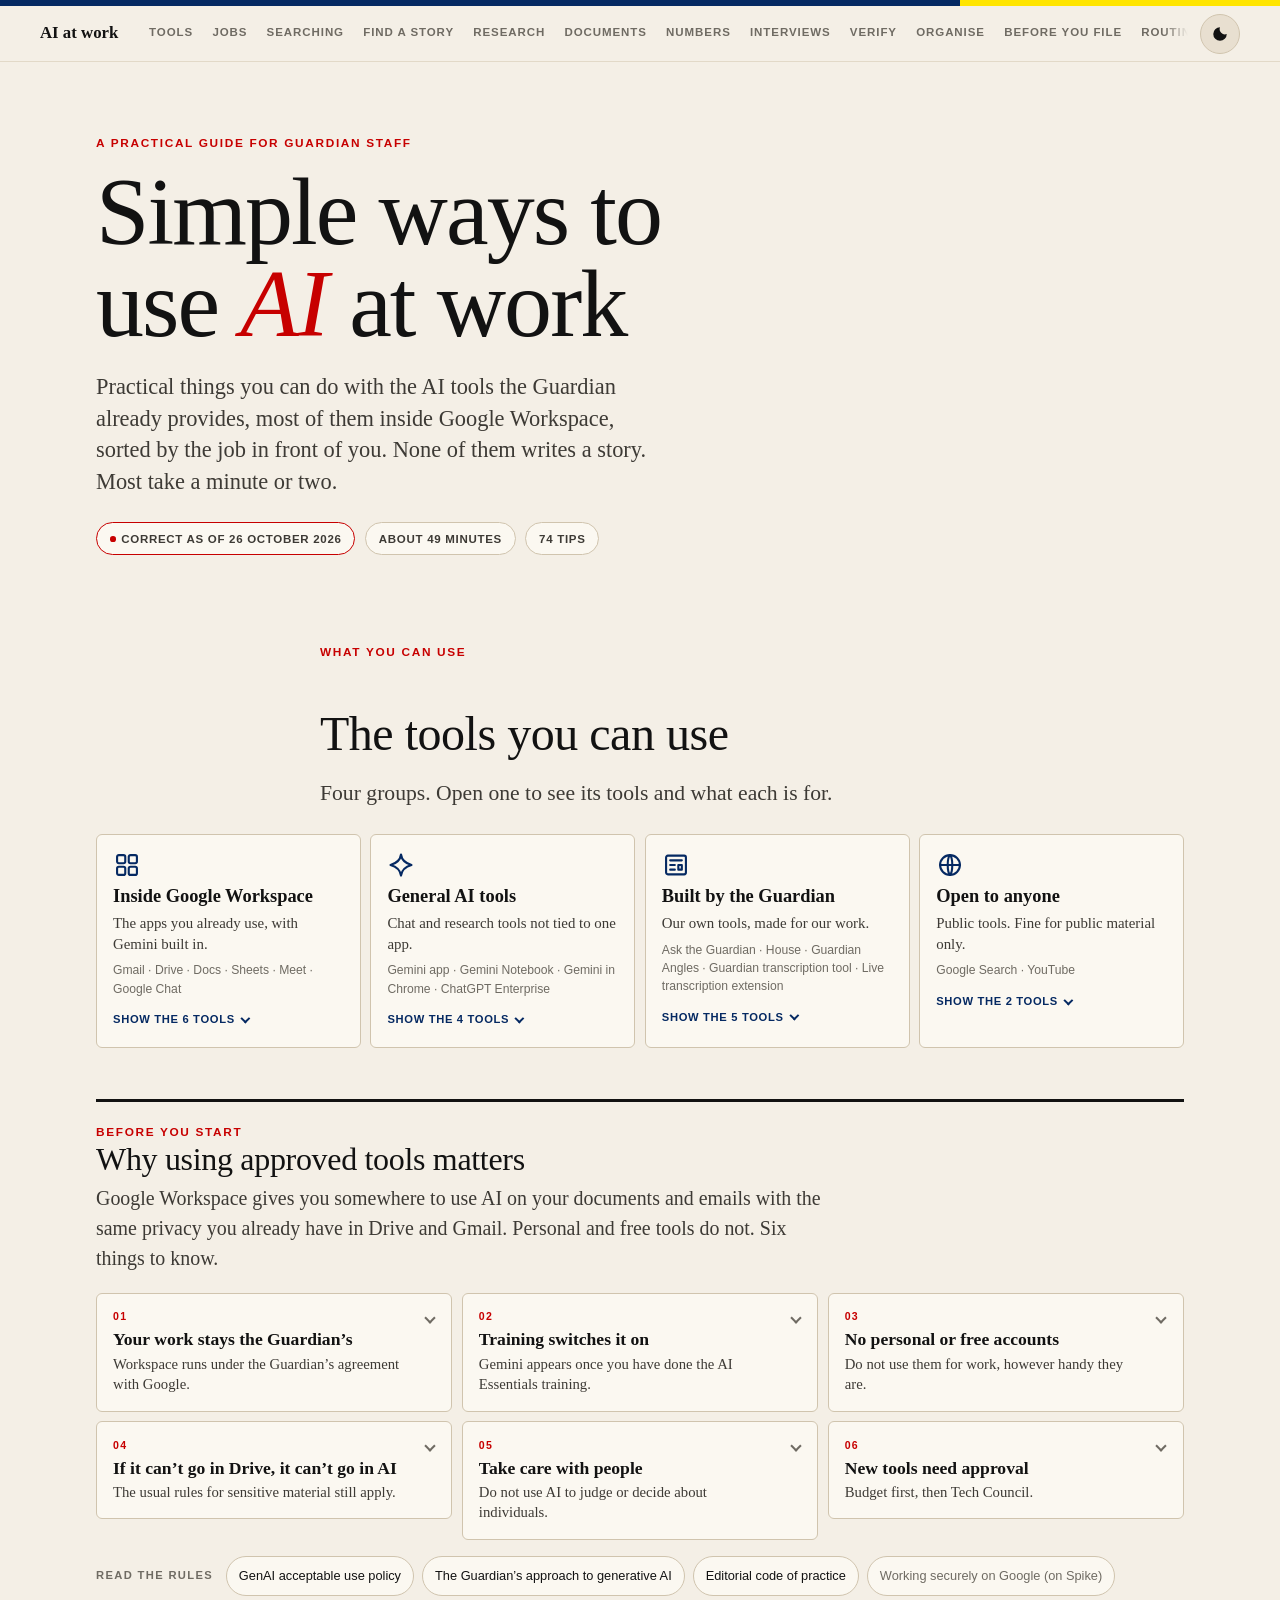
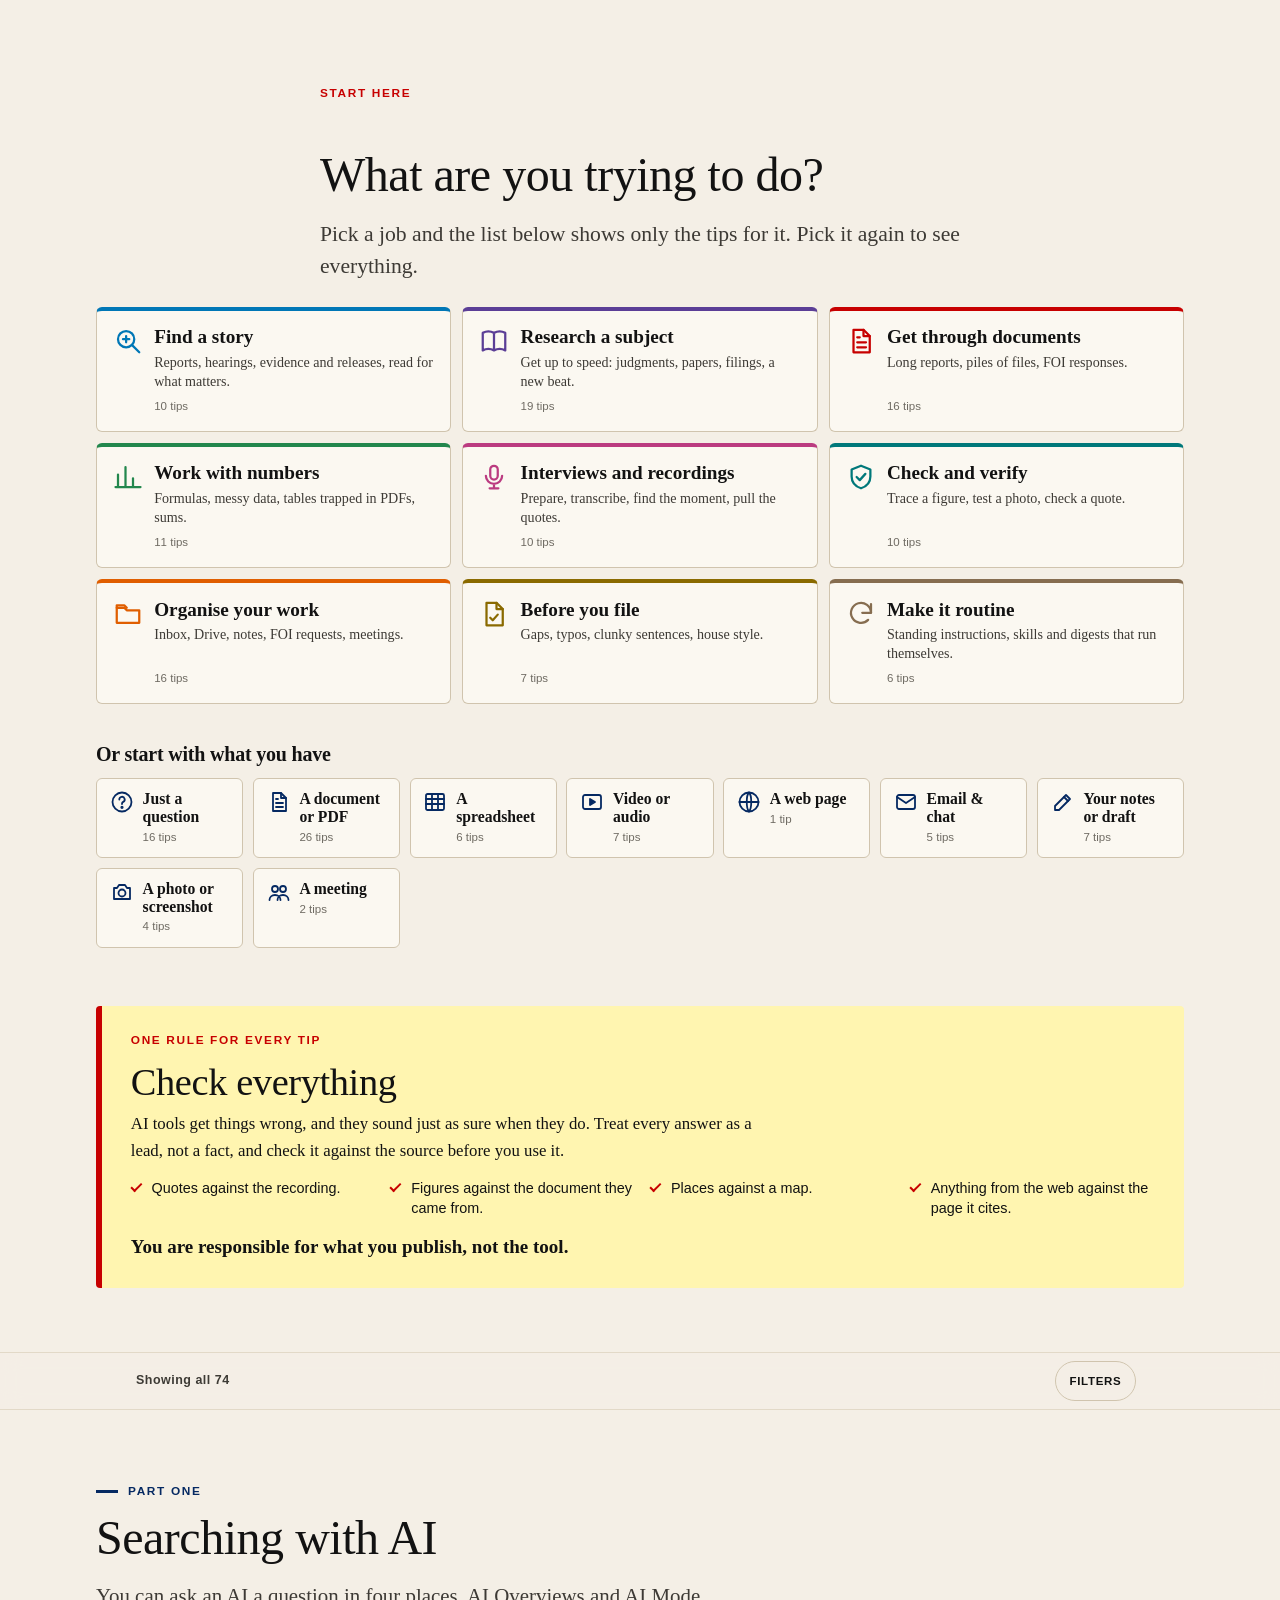
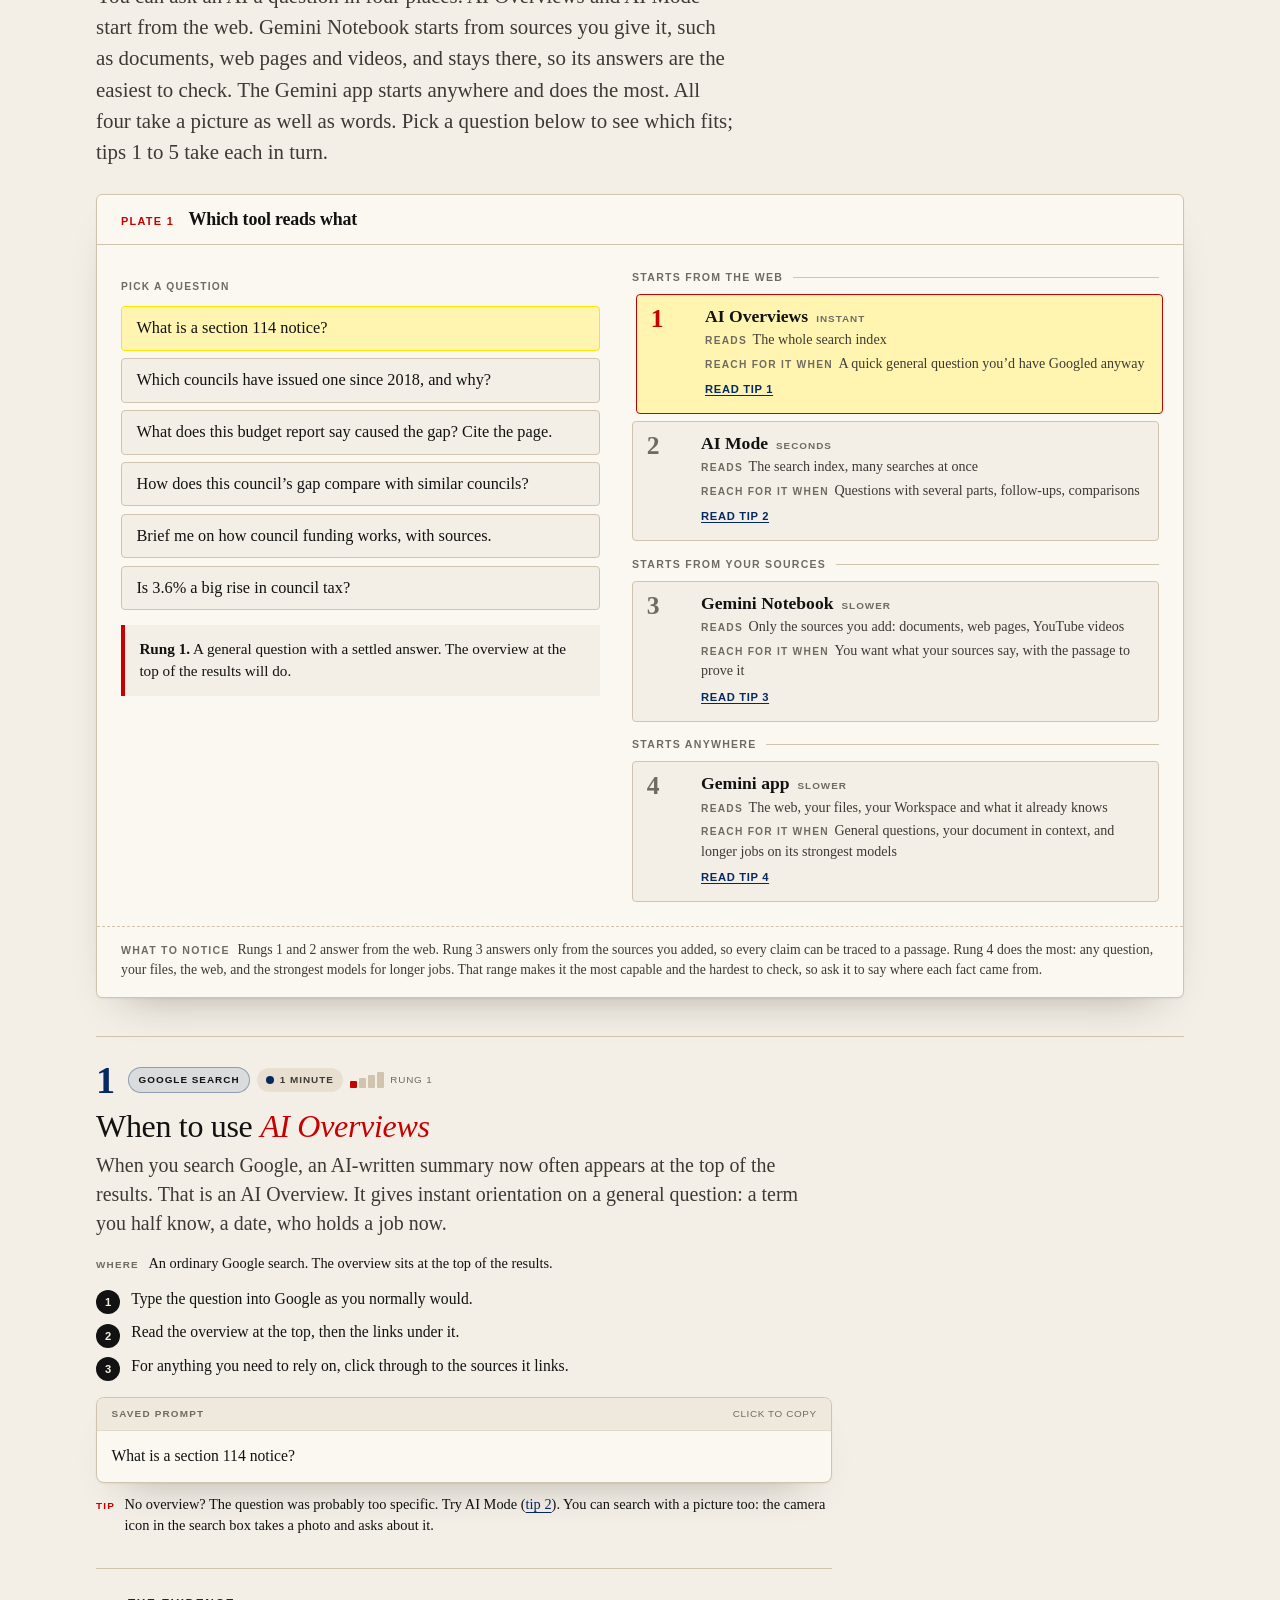
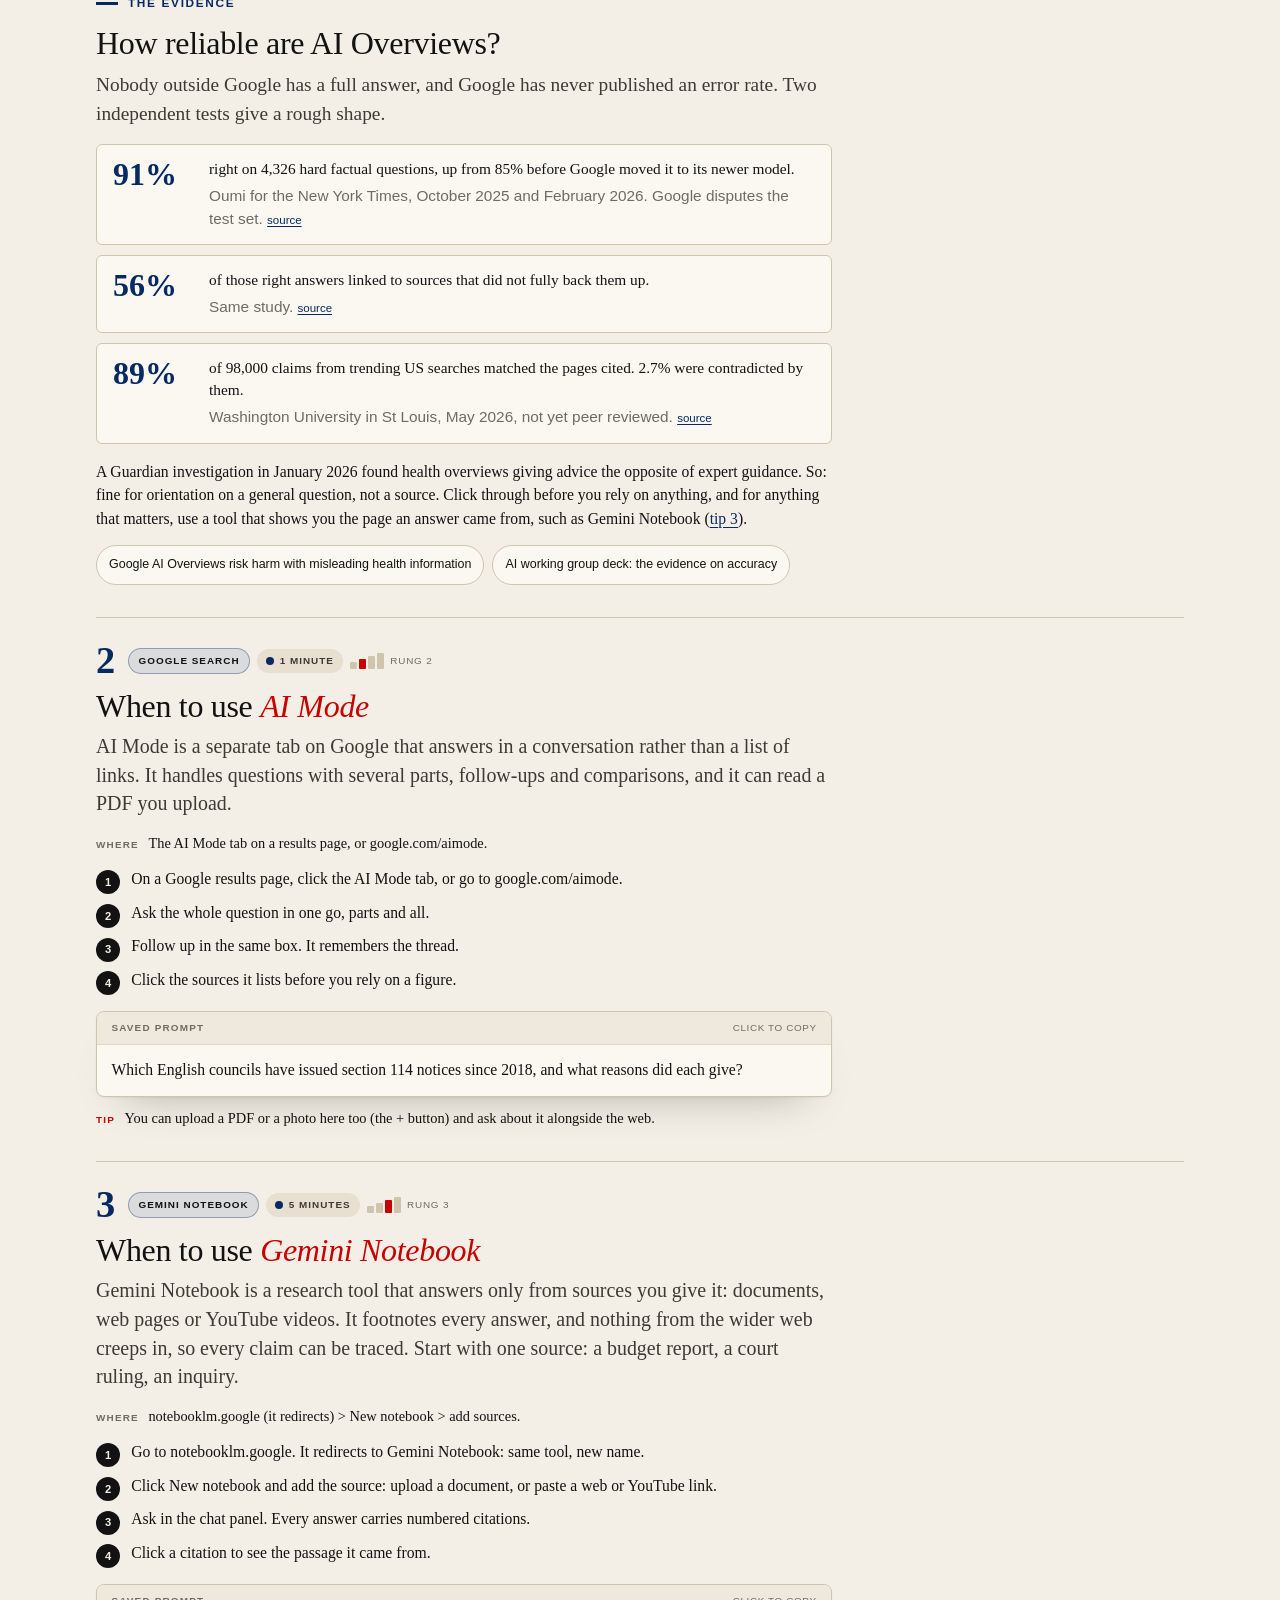
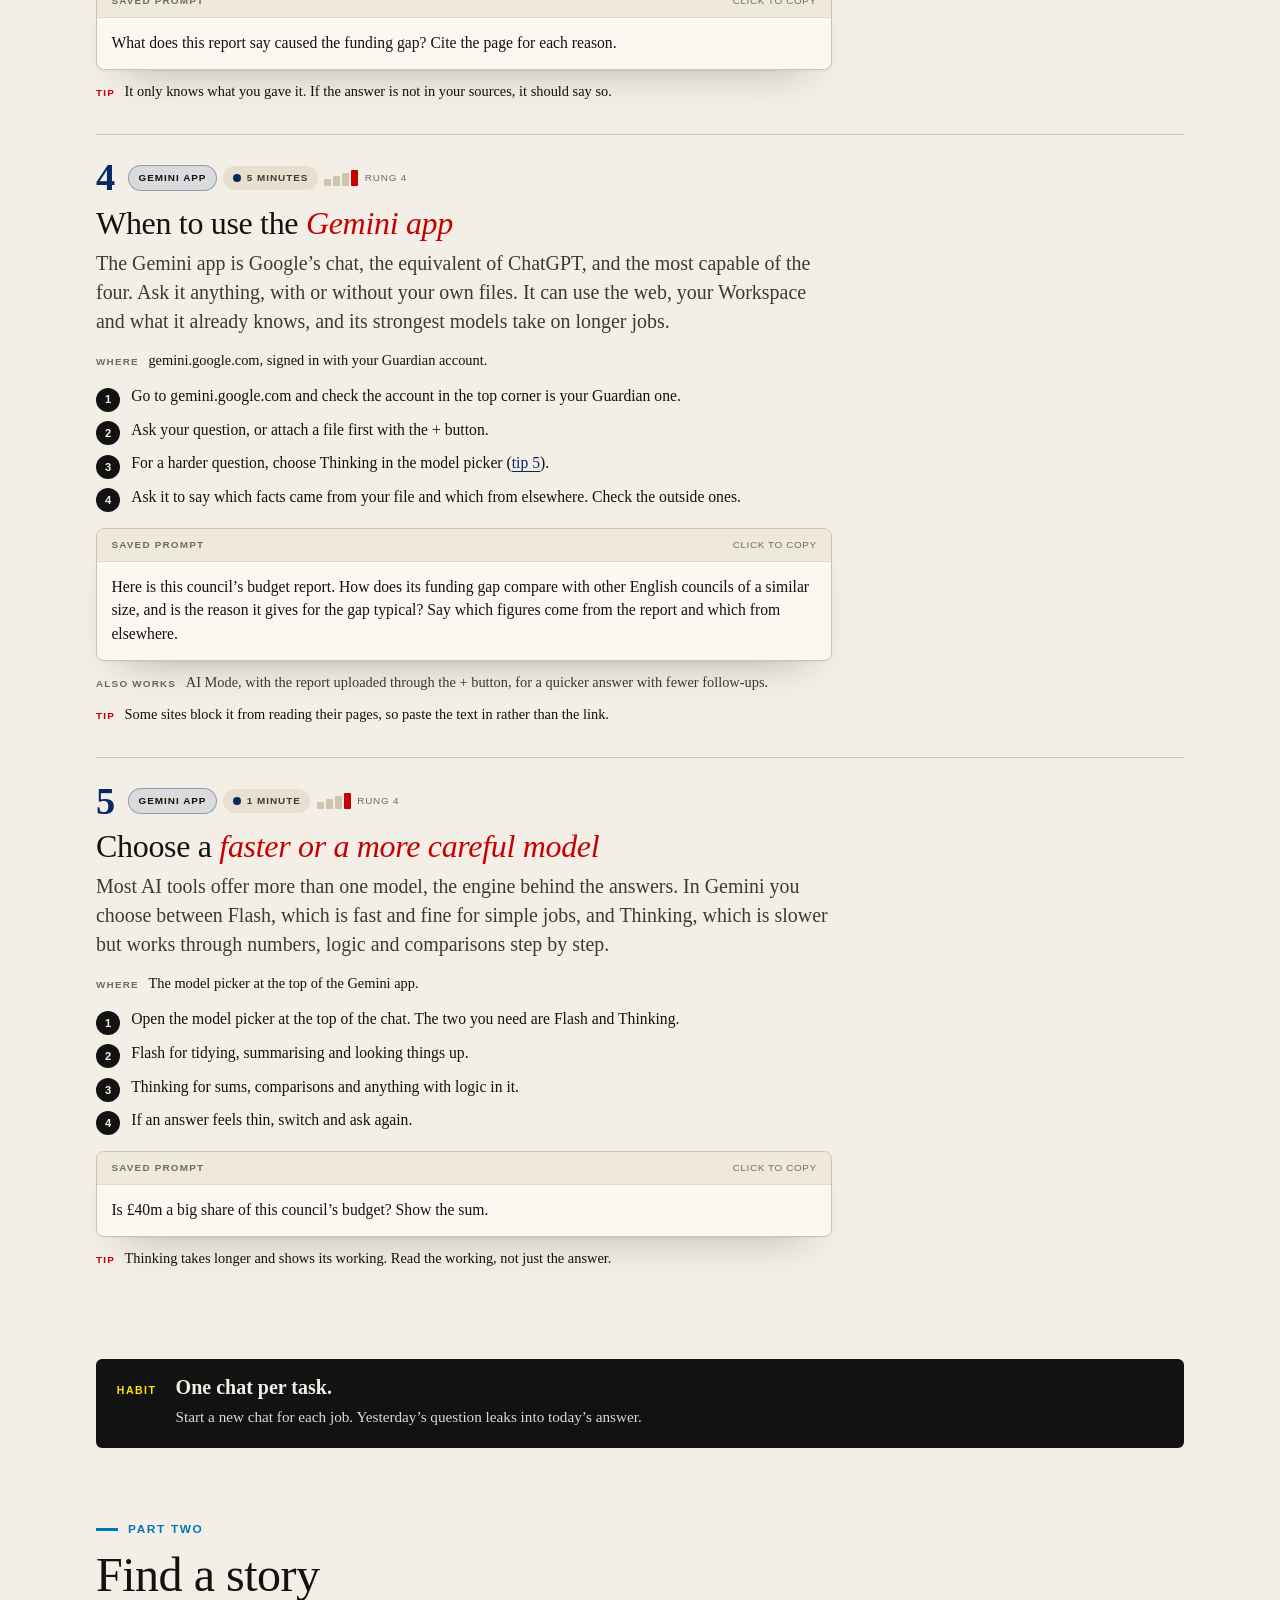
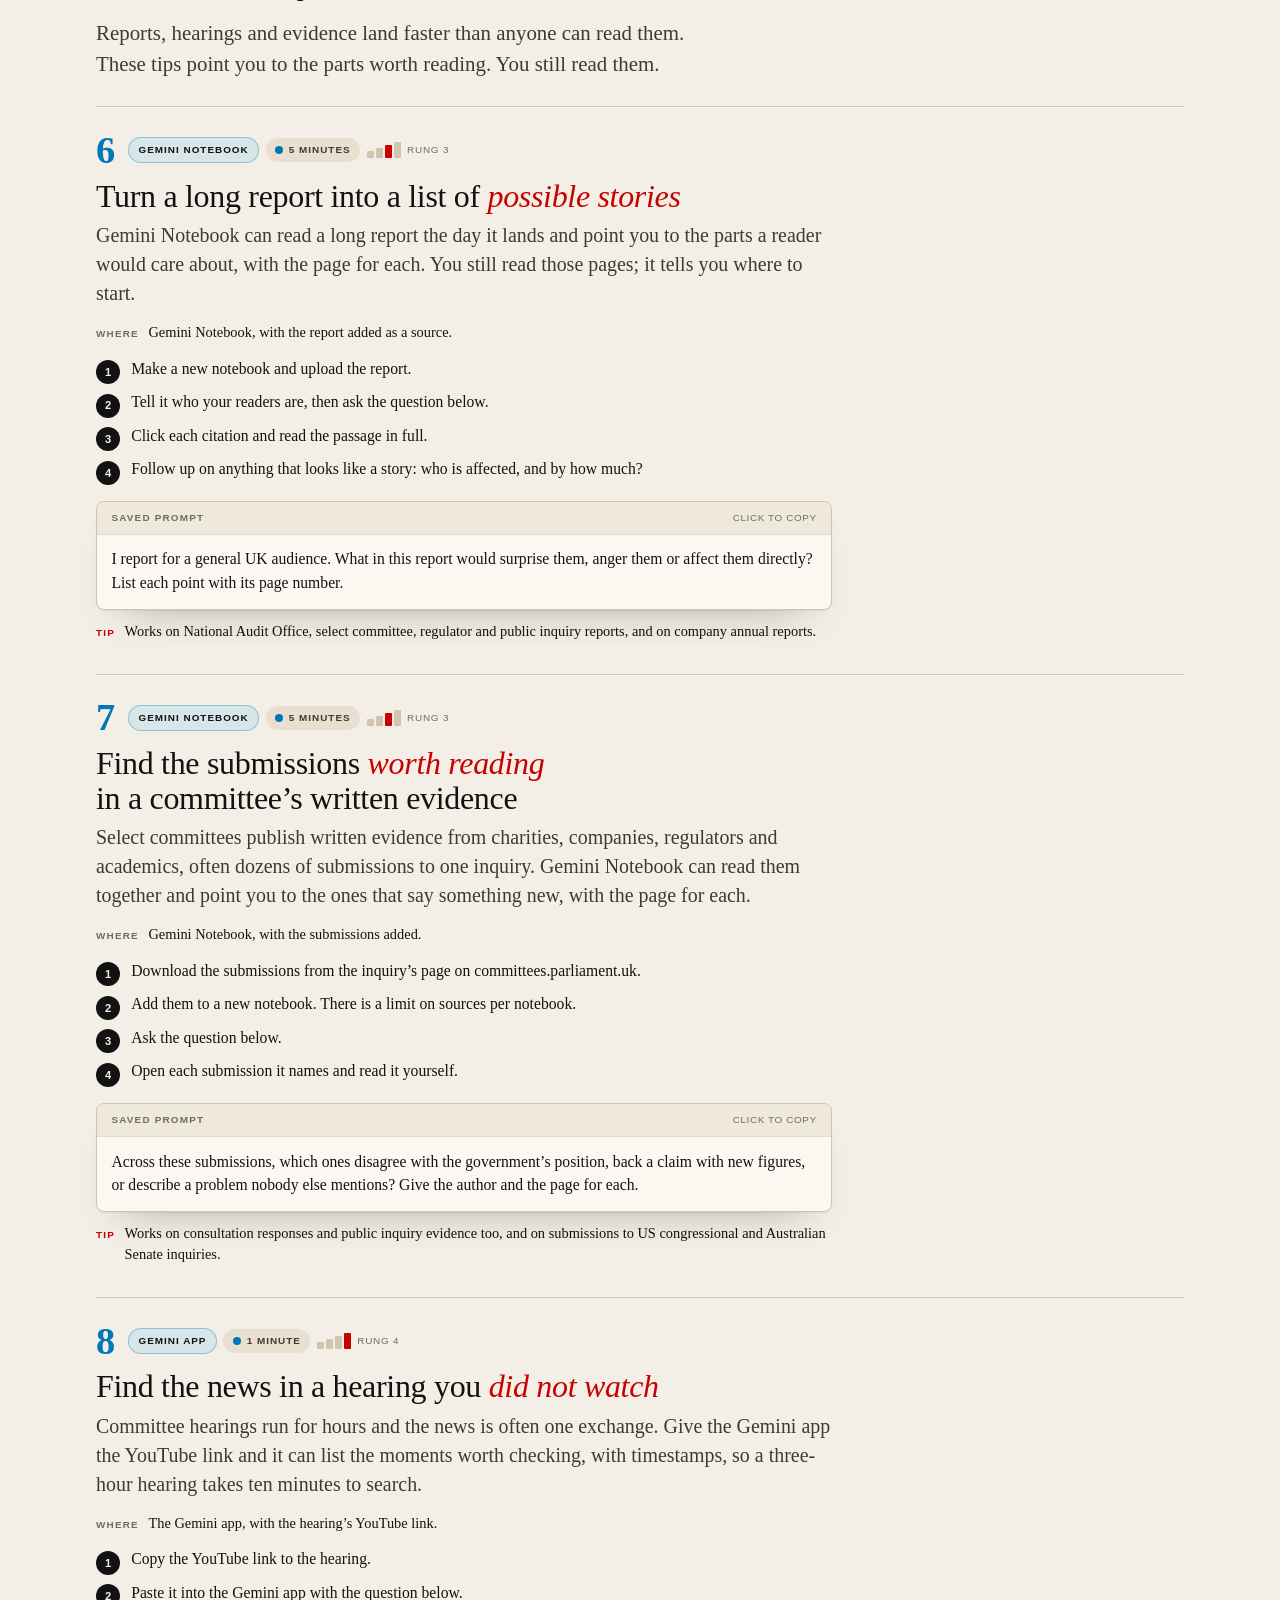
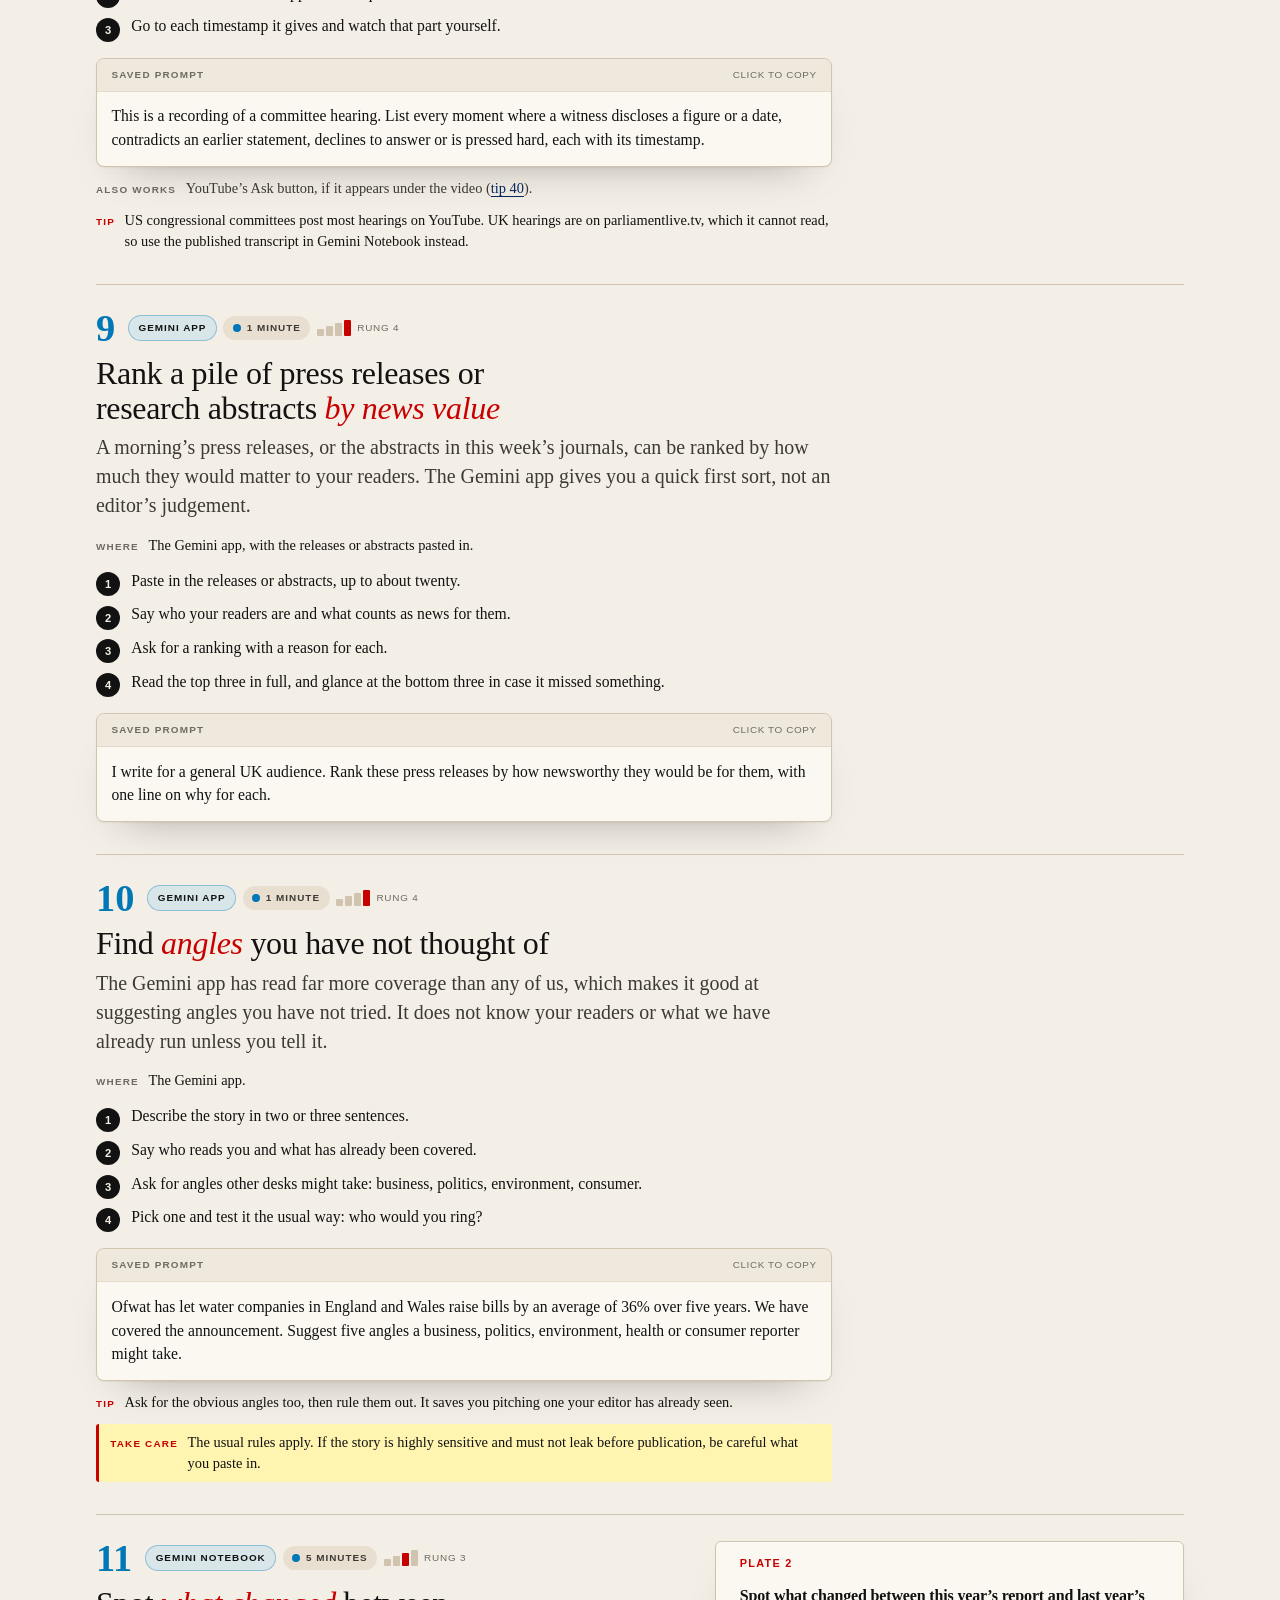
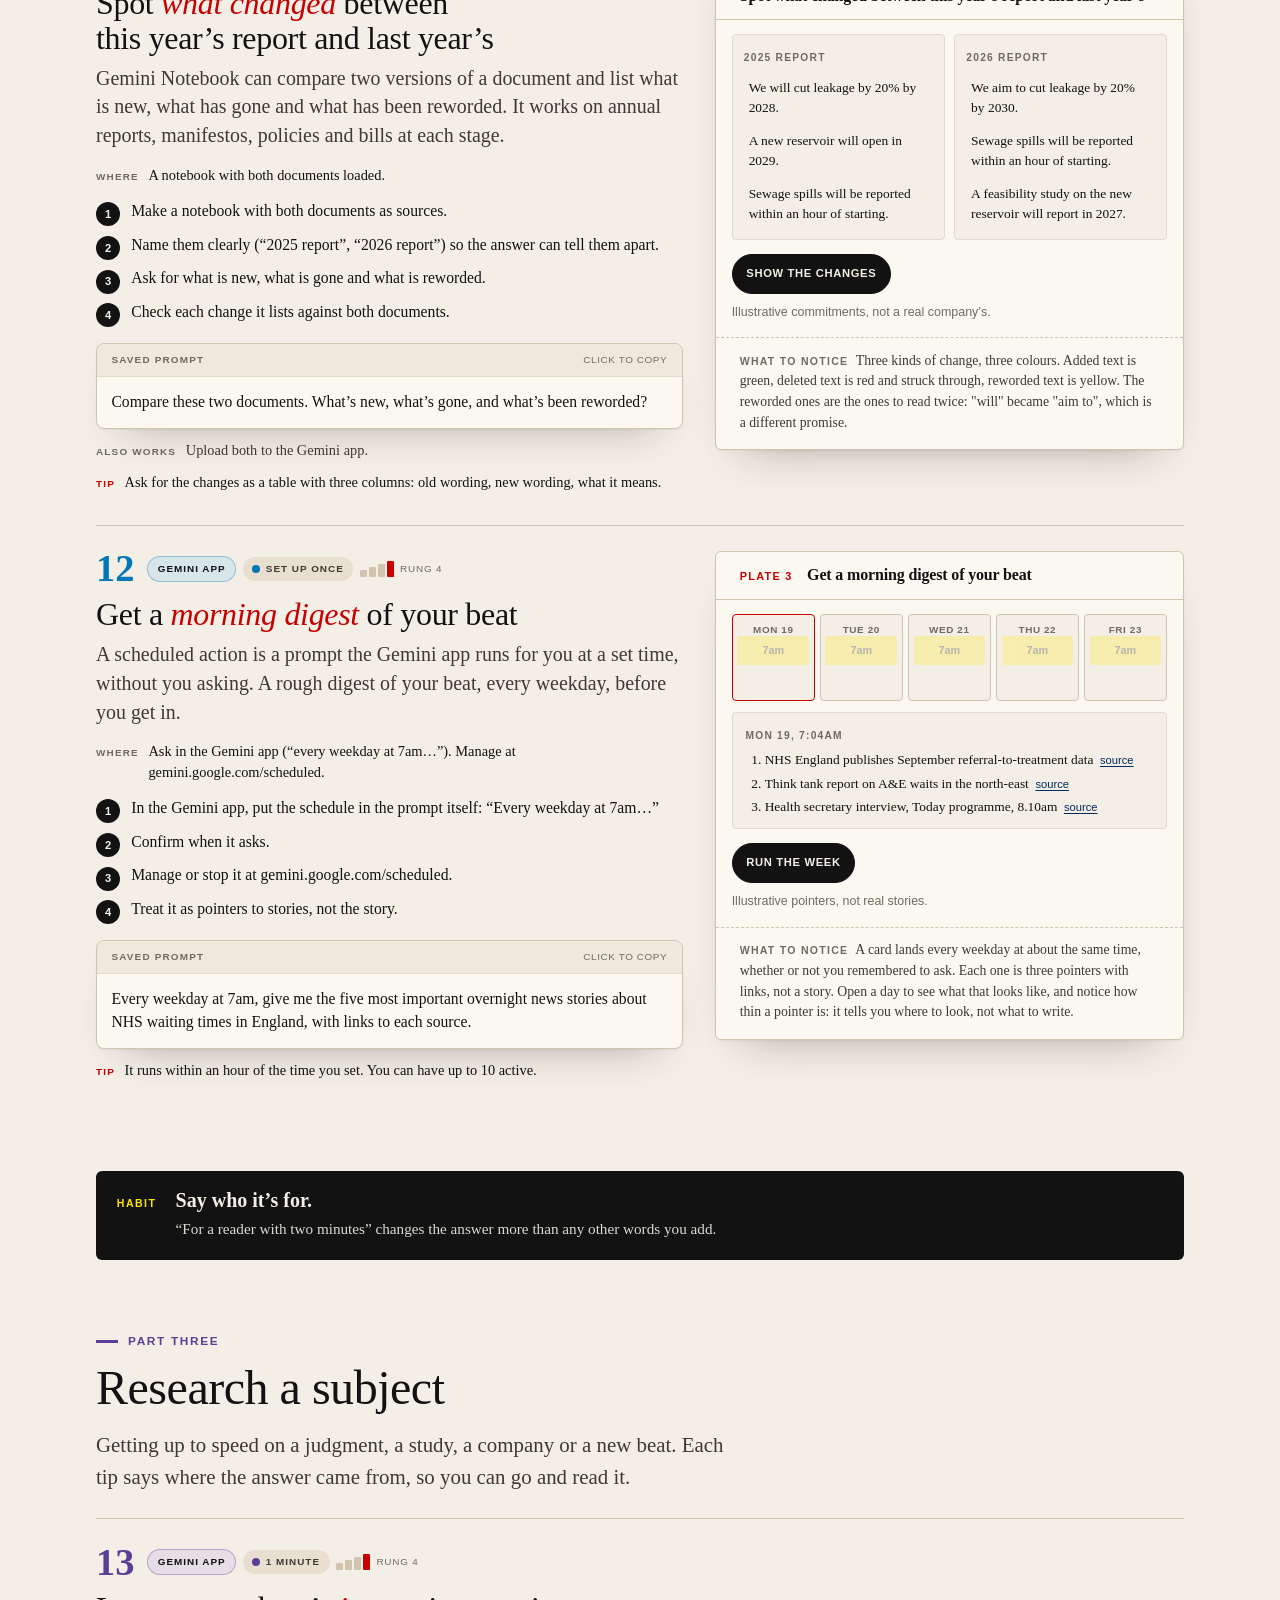
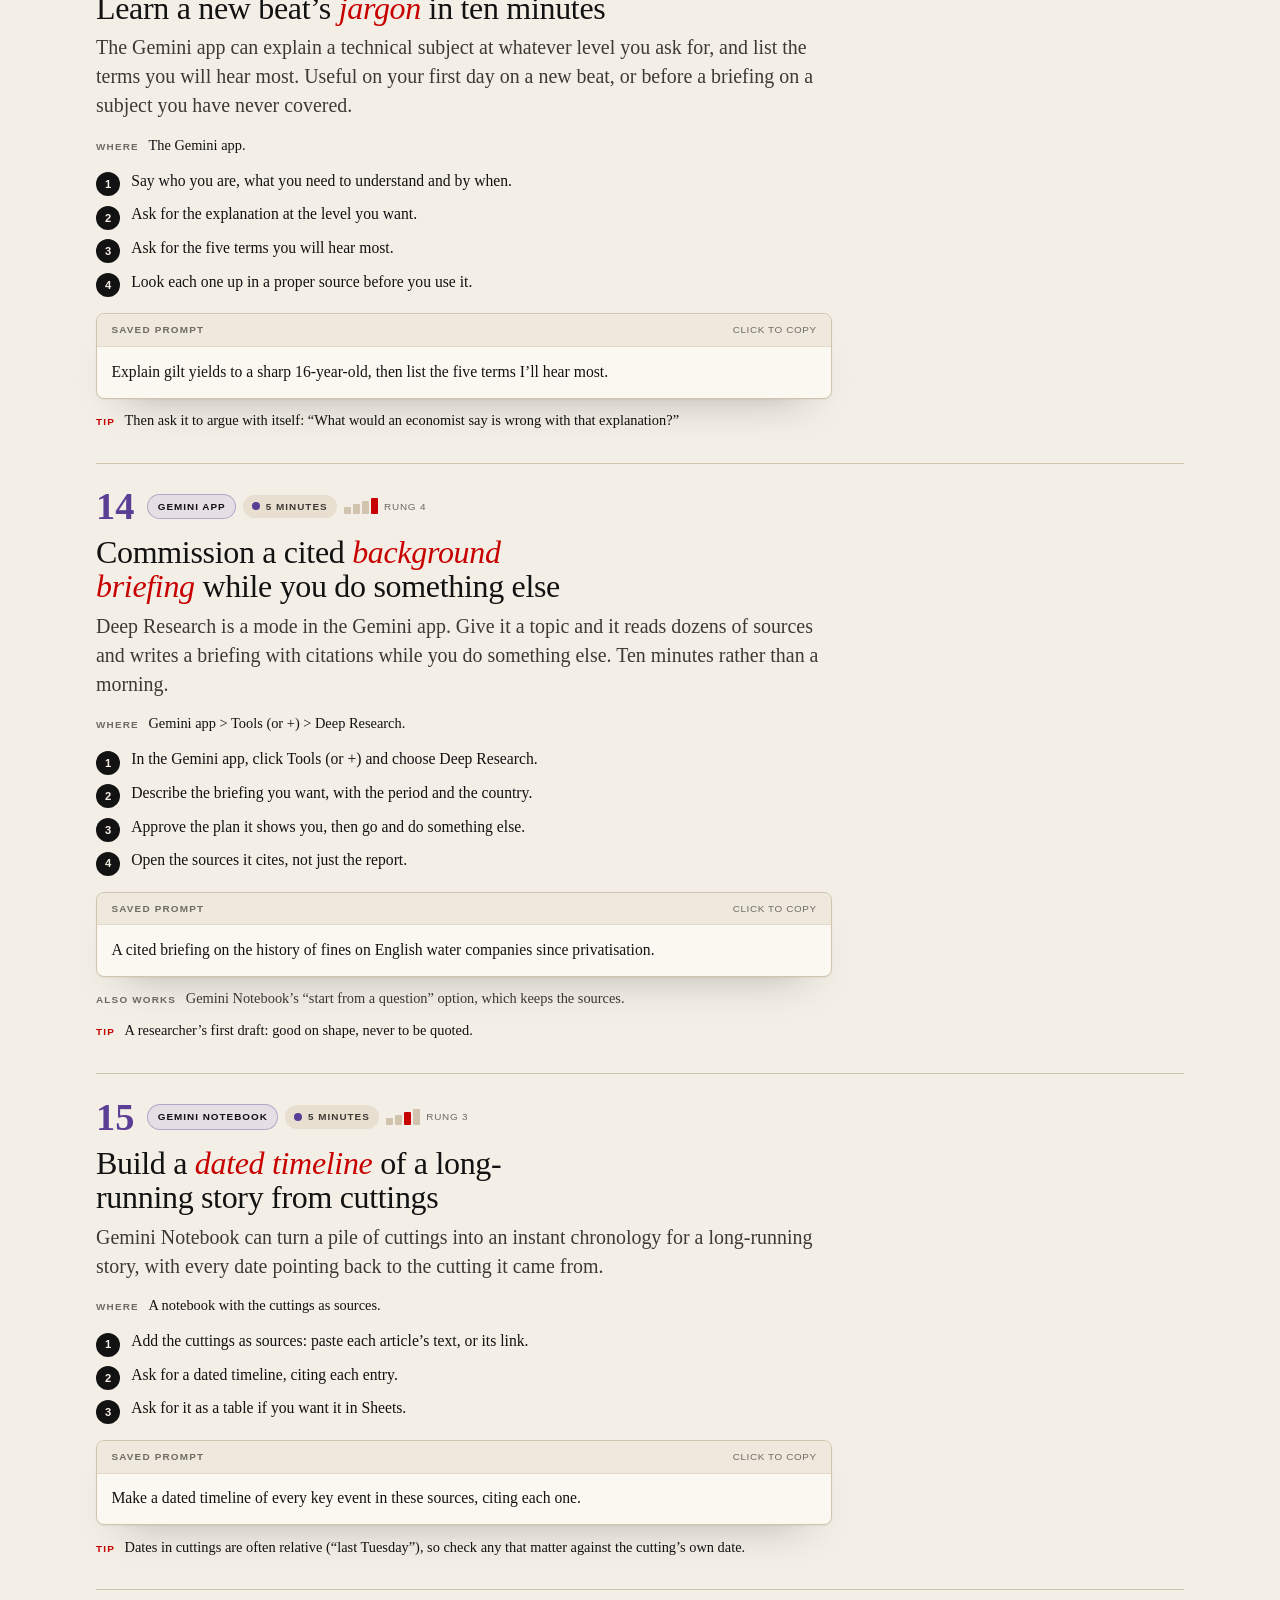
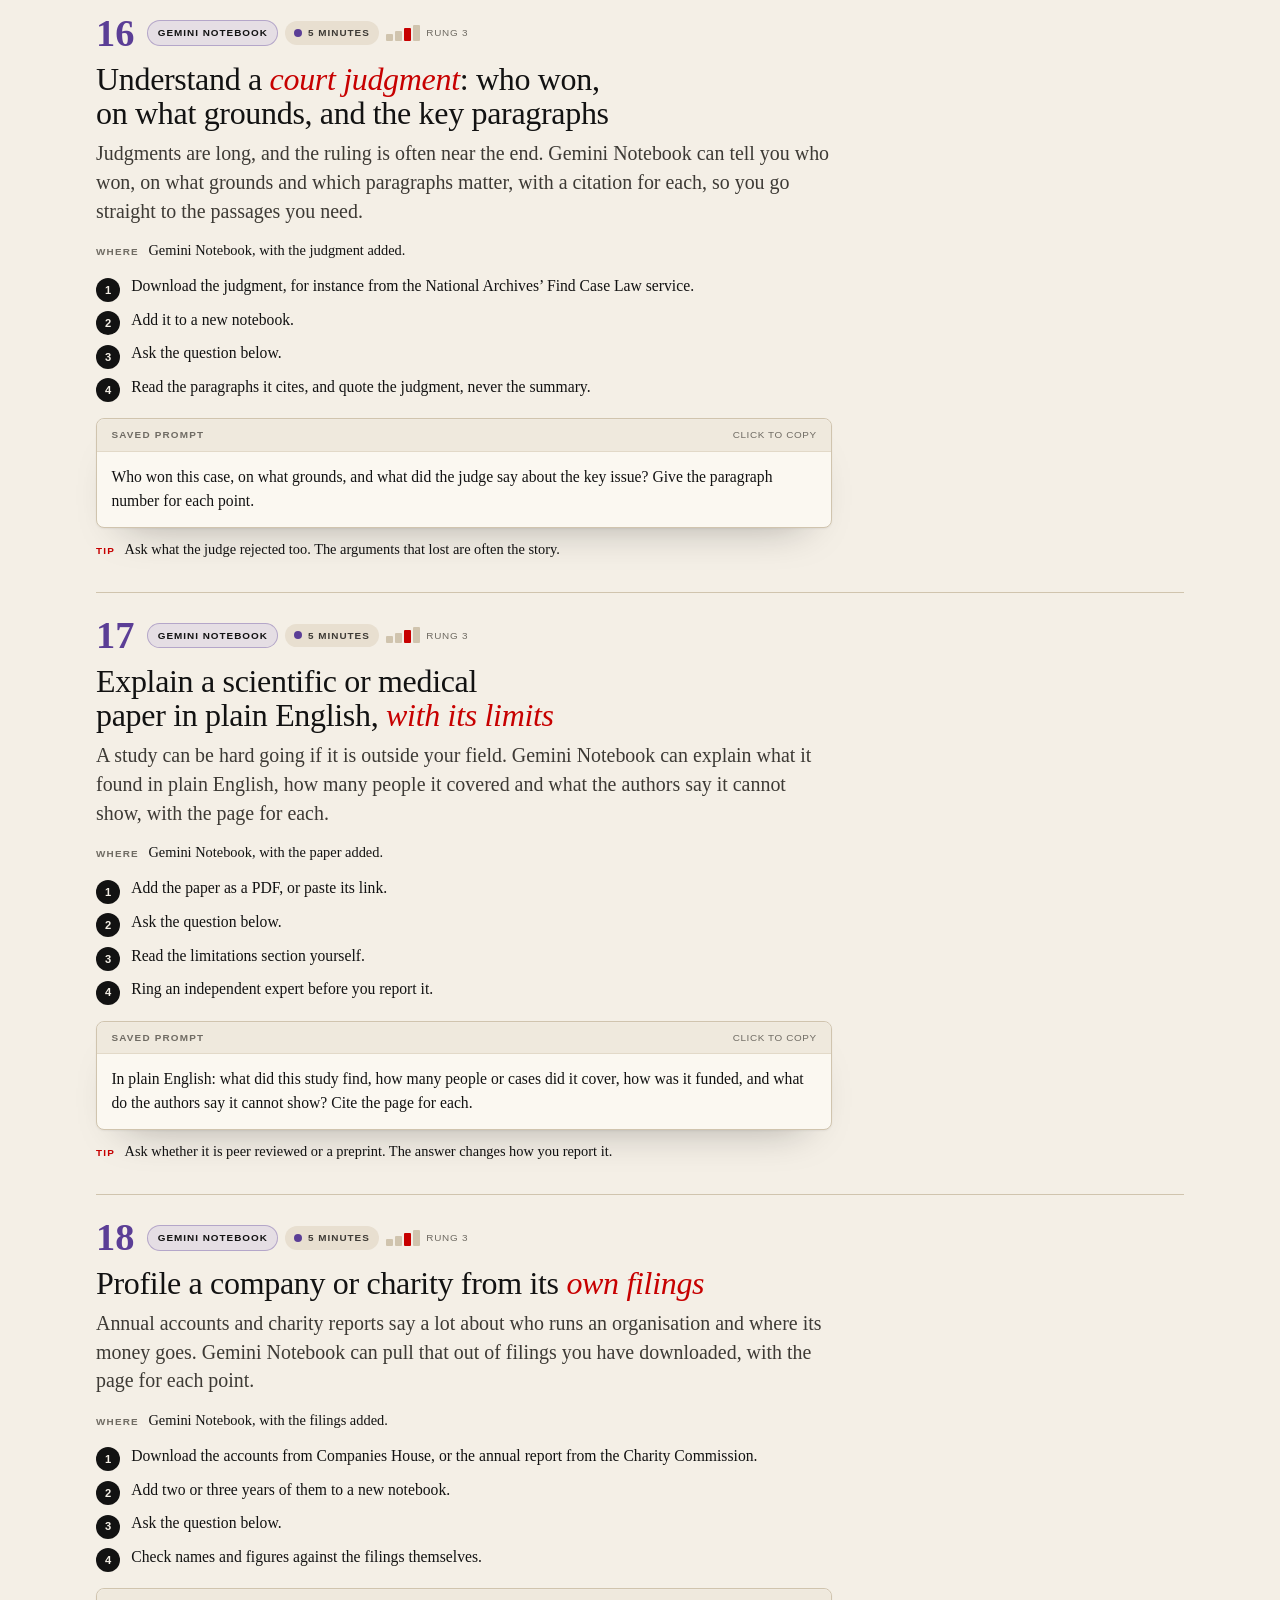
<file: index.html>
<!doctype html>
<html lang="en-GB">
<head>
<meta charset="utf-8">
<meta name="viewport" content="width=device-width, initial-scale=1, viewport-fit=cover">
<title>Simple ways to use AI at work</title>
<meta name="description" content="Practical things Guardian staff can do today with the AI tools the Guardian already provides, mostly Gemini, sorted by job. Nothing that writes a story.">
<meta name="color-scheme" content="light dark">
<meta name="robots" content="noindex">
<link rel="icon" href="data:image/svg+xml,%3Csvg xmlns='http://www.w3.org/2000/svg' viewBox='0 0 32 32'%3E%3Crect width='32' height='32' rx='6' fill='%23052962'/%3E%3Ctext x='16' y='22' text-anchor='middle' font-family='Georgia,serif' font-size='15' font-weight='700' fill='%23FFE500'%3EAI%3C/text%3E%3C/svg%3E">
<link rel="preconnect" href="https://assets.guim.co.uk" crossorigin>
<link rel="stylesheet" href="css/style.css">
</head>
<body>
<a class="skip" href="#main">Skip to the tips</a>

<!-- Password gate. Off by default. Switch it on in js/gate.js (GATE.enabled). -->
<div id="gate" class="gate" hidden role="dialog" aria-modal="true" aria-labelledby="gate-title">
  <form class="gate__card" id="gate-form">
    <div class="band" aria-hidden="true"><i></i><i></i></div>
    <p class="eyebrow">Simple ways to use AI at work</p>
    <h1 id="gate-title">Enter the <em>password</em>.</h1>
    <label class="vh" for="gate-input">Password</label>
    <input id="gate-input" type="password" autocomplete="off" placeholder="Password">
    <button class="btn" type="submit">Enter</button>
    <p class="gate__error" id="gate-error" hidden>That's not it. Try again.</p>
  </form>
</div>

<header class="topbar">
  <div class="band" aria-hidden="true"><i></i><i></i></div>
  <div class="topbar__in">
    <a class="topbar__mark" href="#top">AI at work</a>
    <nav class="topbar__nav" aria-label="Sections">
      <a href="#tools">Tools</a>
      <a href="#picker">Jobs</a>
      <a href="#sec-ladder">Searching</a>
      <a href="#sec-find-story">Find a story</a>
      <a href="#sec-research">Research</a>
      <a href="#sec-documents">Documents</a>
      <a href="#sec-numbers">Numbers</a>
      <a href="#sec-interviews">Interviews</a>
      <a href="#sec-verify">Verify</a>
      <a href="#sec-organise">Organise</a>
      <a href="#sec-before-filing">Before you file</a>
      <a href="#sec-routine">Routine</a>
      <a href="#sources">Sources</a>
      <a href="about.html">About</a>
    </nav>
    <button class="theme-btn" id="theme-btn" type="button" aria-label="Switch between light and dark">
      <svg viewBox="0 0 24 24" aria-hidden="true"><path d="M12 3a9 9 0 1 0 9 9 7 7 0 0 1-9-9z" fill="currentColor"/></svg>
    </button>
  </div>
  <div class="progress" aria-hidden="true"></div>
</header>

<main id="main">

<!-- ================================================================ MASTHEAD -->
<div class="hero wrap" id="top">
  <div class="hero__in">
    <p class="eyebrow" id="hero-eyebrow"></p>
    <h1 id="hero-headline"></h1>
    <p class="hero__stand" id="hero-stand"></p>
    <div class="hero__meta">
      <span class="stamp stamp--live">Correct as of <span data-asof></span></span>
      <span class="stamp">About <span id="read-mins">25</span> minutes</span>
      <span class="stamp"><span id="entry-count"></span> tips</span>
    </div>
  </div>
</div>

<!-- ============================================================ TOOL CARDS -->
<section class="chapter wrap" id="tools">
  <div class="prose">
    <p class="eyebrow">What you can use</p>
    <h2>The tools you can use</h2>
    <p class="lede">Four groups. Open one to see its tools and what each is for.</p>
  </div>
  <div class="wide" id="tool-cards"></div>
  <div class="why wide" id="why-these"></div>
</section>

<!-- ================================================================ PICKER -->
<section class="chapter wrap" id="picker">
  <div class="prose">
    <p class="eyebrow">Start here</p>
    <h2>What are you trying to do?</h2>
    <p class="lede">Pick a job and the list below shows only the tips for it. Pick it again to see everything.</p>
  </div>
  <div class="jobs wide" id="jobs-grid" role="group" aria-label="Pick a job"></div>
  <div class="wide">
    <h3 class="picker__sub">Or start with what you have</h3>
  </div>
  <div class="picker picker--small wide" id="picker-grid" role="group" aria-label="Pick what you are starting with"></div>
  <section class="check wide" id="check-rule" aria-labelledby="check-rule-title"></section>
</section>

<!-- ============================================================ FILTER BAR -->
<div class="filterbar" id="filterbar">
  <div class="filterbar__in">
    <div class="filterbar__summary">
      <span class="filterbar__count" id="filter-count" aria-live="polite">Showing all</span>
      <span class="filterbar__active" id="filter-active"></span>
      <button class="btn btn--ghost btn--small" id="filter-toggle" type="button" aria-expanded="false" aria-controls="filter-groups">Filters</button>
      <button class="btn btn--small" id="filter-reset" type="button" hidden>Show all</button>
    </div>
    <div class="filterbar__groups" id="filter-groups">
      <div class="fgroup" id="fg-job"><span class="fgroup__label">Job</span><div class="fgroup__chips" role="group" aria-label="Filter by job"></div></div>
      <div class="fgroup" id="fg-tool"><span class="fgroup__label">Tool</span><div class="fgroup__chips" role="group" aria-label="Filter by tool"></div></div>
      <div class="fgroup" id="fg-material"><span class="fgroup__label">Material</span><div class="fgroup__chips" role="group" aria-label="Filter by what you are starting with"></div></div>
      <div class="fgroup" id="fg-effort"><span class="fgroup__label">Effort</span><div class="fgroup__chips" role="group" aria-label="Filter by effort"></div></div>
    </div>
  </div>
</div>

<!-- ============================================================ THE TIPS -->
<div id="entries" class="wrap"></div>

<p class="empty wrap" id="empty" hidden>Nothing matches that mix of filters. <button class="linkbtn" type="button" id="empty-reset">Show all</button></p>

<!-- =============================================================== SOURCES -->
<section class="chapter wrap" id="sources">
  <div class="wide">
    <p class="eyebrow">Check our work</p>
    <h2>Sources</h2>
    <p style="max-width:var(--measure)">Google renames and moves things often. These are the announcements and help pages each tip rests on, with a note on how far each was checked.</p>
    <ul class="src-key"><li><span class="chk chk--brief">Checked</span> in the project brief, 22 to 23 October 2026</li><li><span class="chk chk--guardian">From the Gemini FAQ</span> the Guardian’s internal guidance</li><li><span class="chk chk--deck">Read for the AI working group deck</span> and reused here</li><li><span class="chk chk--research">Found for the research list</span> on 26 October 2026, mostly read through search summaries</li><li><span class="chk chk--todo">Still to add</span> from inside the Guardian</li></ul>
    <ol class="sources" id="sources-list"></ol>
  </div>
</section>

</main>

<footer class="foot">
  <div class="band" aria-hidden="true"><i></i><i></i></div>
  <p>Simple ways to use AI at work. Correct as of <span data-asof></span>. Corrections and better tips welcome. <a href="about.html">About this guide</a>.</p>
</footer>

<noscript><p class="wrap" style="max-width:40rem;margin:2rem auto">This guide draws its list from a data file with JavaScript. With JavaScript switched off there is nothing to show. Sorry.</p></noscript>

<script src="js/gate.js"></script>
<script src="js/site.js"></script>
<script src="js/entries.js"></script>
<script src="js/plates.js"></script>
<script src="js/app.js"></script>
</body>
</html>
</file>
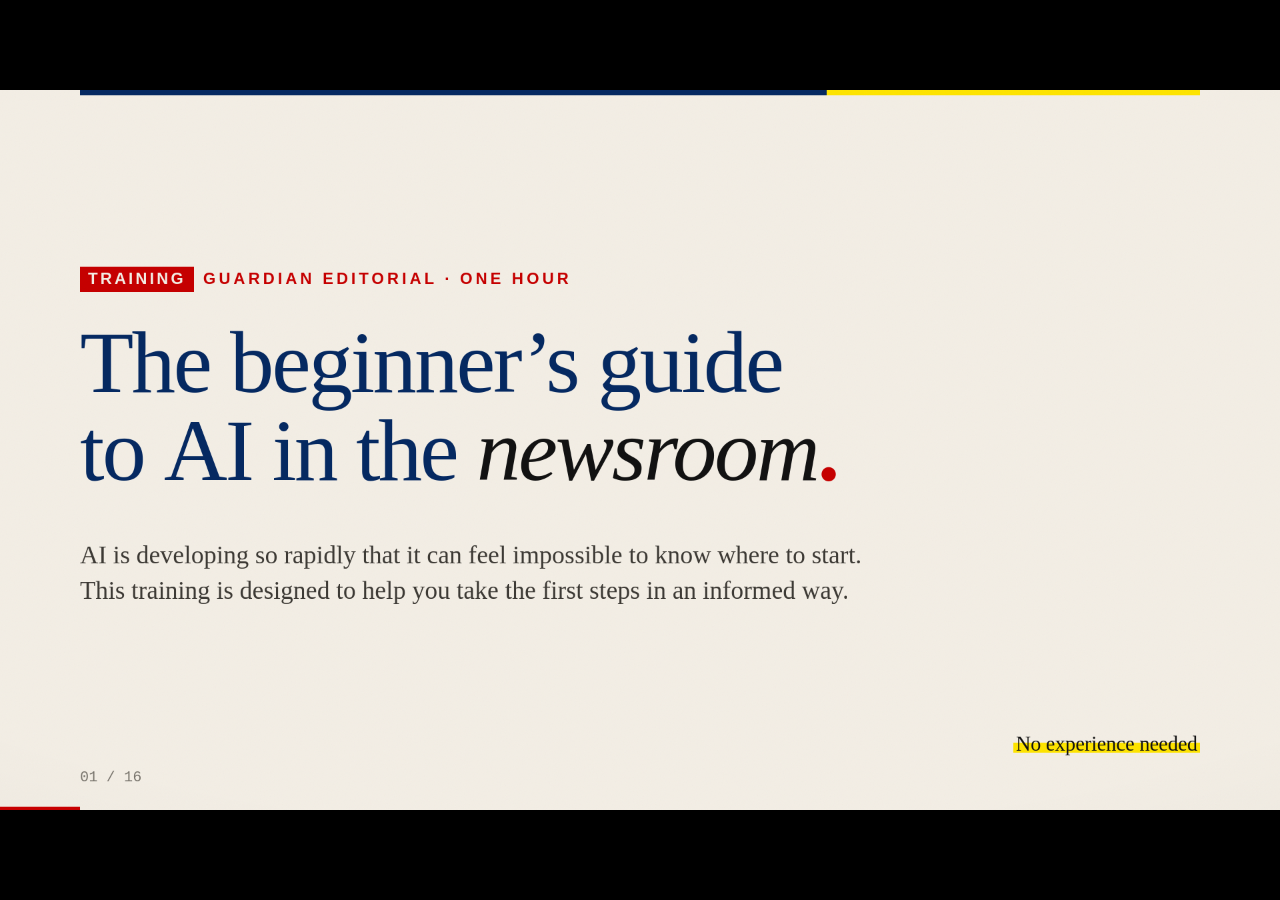
<file: deck/index.html>
<!DOCTYPE html><html lang="en-GB"><head>
<meta charset="UTF-8">
<meta name="viewport" content="width=device-width, initial-scale=1">
<title>The beginner's guide to AI in the newsroom</title>
<link rel="preconnect" href="https://assets.guim.co.uk" crossorigin>
<link rel="stylesheet" href="styles.css">
</head>
<body>

<!-- ================================================================
     THE BEGINNER'S GUIDE TO AI IN THE NEWSROOM
     A one-hour session: 45 minutes of content, 15 of questions.
     Built from the Guardian deck template, second edition, with the
     vibecoding workshop's components. House rules in CLAUDE.md.

     Driven by hand. Nothing advances itself. Every prompt card copies
     on click (prompt-copy.js), so the prompts you type live come off
     the slide.

     Part three, Gemini Notebook, is an opener only for now.
     ================================================================ -->

<deck-stage width="1920" height="1080">

  <!-- ============================================================
       01 — Cover
       ============================================================ -->
  <section class="slide cover cover--long" data-label="Cover">
    <div class="rule-band"></div>

    <div class="cover-head">
      <p class="kicker" data-fx="rise" style="--d:80ms"><span class="group-tag">Training</span>Guardian editorial · One hour</p>
      <h1 class="wordmark" data-split data-split-base="300" data-split-step="60">The beginner’s guide<br>to AI in the <em>newsroom<span class="q-mark">.</span></em></h1>
      <p class="cover-framing" data-fx="rise" style="--d:900ms">AI is developing so rapidly that it can feel impossible to know where to start. This training is designed to help you take the first steps in an informed way.</p>
    </div>

    <div class="cover-meta-row">
      <div class="cover-stat-block" data-fx="rise" style="--d:1020ms">
        <p class="cover-note-wrap"><span class="cover-note">No experience needed</span></p>
      </div>
    </div>

    <div class="slide-foot">
      <span class="wm">The beginner's guide to AI in the newsroom</span>
      <span class="num">01 / NN</span>
    </div>
  </section>

  <!-- ============================================================
       02 — The session
       ============================================================ -->
  <section class="slide case" data-label="The session">
    <div class="rule-band"></div>

    <p class="kicker" data-fx="rise" style="--d:60ms">The session</p>
    <h2 class="slide-title" data-split>Forty-five minutes, then <em>questions</em>.</h2>

    <div class="slide-body">
      <p class="case-lede" data-fx="rise" style="--d:220ms"><strong>The rules first, because they are short. Then most of the hour on the tools themselves.</strong></p>

      <ol class="runsheet">
        <li data-fx="rise" style="--d:300ms">
          <span class="rs-part">Part one</span>
          <span class="rs-time">5 minutes</span>
          <span class="rs-what">The tools you can use, and why it matters which</span>
        </li>
        <li data-fx="rise" style="--d:370ms">
          <span class="rs-part">Part two</span>
          <span class="rs-time">15 minutes</span>
          <span class="rs-what">Searching with AI: four ways to ask a question</span>
        </li>
        <li data-fx="rise" style="--d:440ms">
          <span class="rs-part">Part three</span>
          <span class="rs-time"><mark>25 minutes</mark></span>
          <span class="rs-what">Gemini Notebook: answers from your own documents</span>
        </li>
        <li data-fx="rise" style="--d:510ms">
          <span class="rs-part">Questions</span>
          <span class="rs-time">15 minutes</span>
          <span class="rs-what">Anything you like</span>
        </li>
      </ol>
    </div>

    <div class="slide-foot">
      <span class="wm">The beginner's guide to AI in the newsroom</span>
      <span class="num">02 / NN</span>
    </div>
  </section>

  <!-- ============================================================
       03 — Part one opener
       ============================================================ -->
  <section class="slide ink section-opener" data-label="Part one">
    <div class="rule-band"></div>
    <span class="chapter-ghost" aria-hidden="true" data-fx="ghost" style="--d:150ms">01</span>

    <div class="chapter-num" data-fx="rise" style="--d:100ms">Part one</div>
    <h1 data-split data-split-base="260" data-split-step="50">The tools you can <em>use.</em></h1>
    <p class="section-dek" data-fx="rise" style="--d:780ms">Privacy around AI is a very real concern, especially in a newsroom. These are the tools you can use, why you shouldn’t use others and how to request ones you think you need.</p>

    <div class="slide-foot">
      <span class="wm">The beginner's guide to AI in the newsroom</span>
      <span class="num">03 / NN</span>
    </div>
  </section>

  <!-- ============================================================
       04 — Three kinds of tool
       ============================================================ -->
  <section class="slide" data-label="Four kinds of tool">
    <div class="rule-band"></div>

    <p class="kicker" data-fx="rise" style="--d:60ms">Part one · What you have</p>
    <h2 class="slide-title" data-split>Four kinds of <em>tool</em>.</h2>
    <p class="slide-subtitle" data-fx="rise" style="--d:240ms">The first three come under the Guardian’s agreements. The fourth doesn’t.</p>

    <div class="slide-body">
      <div class="aims aims--four">
        <div class="aim" data-fx="rise" style="--d:320ms">
          <span class="aim-num">01</span>
          <h3>Inside Google Workspace</h3>
          <p>Gmail, Drive, Docs, Sheets, Meet and Chat, with Gemini built in. Look for the star icon, top right.</p>
        </div>
        <div class="aim" data-fx="rise" style="--d:420ms">
          <span class="aim-num">02</span>
          <h3>Gemini beyond Workspace</h3>
          <p>The Gemini app, Gemini Notebook and Gemini in Chrome. Separate tools, same Google agreement.</p>
          <p class="aim-note">ChatGPT Enterprise has its own agreement, for staff on the list.</p>
        </div>
        <div class="aim" data-fx="rise" style="--d:520ms">
          <span class="aim-num">03</span>
          <h3>Built by the Guardian</h3>
          <p>Ask the Guardian, House, Guardian Angles and our own transcription tools. Where one does the job, use it.</p>
        </div>
        <div class="aim" data-fx="rise" style="--d:620ms">
          <span class="aim-num">04</span>
          <h3>Open to anyone</h3>
          <p>Google Search, with AI Overviews and AI Mode, and YouTube. No Guardian agreement, so public material only.</p>
        </div>
      </div>
    </div>

    <div class="slide-foot">
      <span class="wm">The beginner's guide to AI in the newsroom</span>
      <span class="num">04 / NN</span>
    </div>
  </section>

  <!-- ============================================================
       05 — Use the Guardian's account
       ============================================================ -->
  <section class="slide" data-label="Why not a free account">
    <div class="rule-band"></div>

    <p class="kicker" data-fx="rise" style="--d:60ms">Part one · Why it matters</p>
    <h2 class="slide-title" data-split>Why not a free <em>account</em>?</h2>
    <p class="slide-subtitle" data-fx="rise" style="--d:220ms">Free Claude, personal ChatGPT, Gemini on your own Google account: tools built for the public, not for a newsroom.</p>

    <div class="slide-body">
      <div class="risk-split">
        <ul class="risk-list">
          <li data-fx="rise" style="--d:320ms">
            <strong>It can train the next model</strong>
            <span>What you paste in can be used to train future models. On most free accounts that is on unless you switch it off.</span>
          </li>
          <li data-fx="rise" style="--d:420ms">
            <strong>People can read it</strong>
            <span>Companies have staff and contractors review some conversations to improve their products.</span>
          </li>
          <li data-fx="rise" style="--d:520ms">
            <strong>Deleted isn’t always gone</strong>
            <span>Chats can be kept for months or years. In 2025 a US court ordered OpenAI to keep ChatGPT chats, deleted ones included, as evidence in the New York Times’s lawsuit.</span>
          </li>
          <li data-fx="rise" style="--d:620ms">
            <strong>It can end up in public</strong>
            <span>In 2025 thousands of shared ChatGPT conversations turned up in Google search results.</span>
          </li>
          <li data-fx="rise" style="--d:720ms">
            <strong>The law still applies</strong>
            <span>Names and details of real people are personal data. Putting them into a tool with no Guardian agreement can breach data protection law.</span>
          </li>
        </ul>

        <aside class="safe-panel" data-fx="rise" style="--d:900ms">
          <p class="safe-tag">Instead</p>
          <h3>Your Guardian account</h3>
          <p>Gemini under the Guardian’s agreement with Google. Your content is not used for training outside the Guardian’s domain, and your conversations are not reviewed outside it.</p>
          <p class="safe-check">Check the account in the top corner before you paste anything in.</p>
        </aside>
      </div>
    </div>

    <div class="slide-foot">
      <span class="wm">The beginner's guide to AI in the newsroom</span>
      <span class="num">05 / NN</span>
    </div>
  </section>

  <!-- ============================================================
       06 — Four more things
       ============================================================ -->
  <section class="slide slide--rules" data-label="Four more things">
    <div class="rule-band"></div>

    <p class="kicker" data-fx="rise" style="--d:60ms">Part one · The rest of the rules</p>
    <h2 class="slide-title" data-split>Four more things to <em>know</em>.</h2>

    <div class="slide-body">
      <ul class="rules-list">
        <li class="rule-row" data-fx="rise" style="--d:200ms">
          <span class="rule-tag">Rule 01</span>
          <div>
            <h3>No Gemini icon? Do the training</h3>
            <p>Gemini appears once you have done the AI Essentials training and read the GenAI acceptable use policy.</p>
          </div>
        </li>
        <li class="rule-row" data-fx="rise" style="--d:320ms">
          <span class="rule-tag">Rule 02</span>
          <div>
            <h3>If it can’t go in Drive, it can’t go in AI</h3>
            <p>A confidential source or a sensitive document stays out of AI tools, for the same reasons it stays out of email.</p>
          </div>
        </li>
        <li class="rule-row" data-fx="rise" style="--d:440ms">
          <span class="rule-tag">Rule 03</span>
          <div>
            <h3>Take care with people</h3>
            <p>Don’t use AI to form opinions about individuals, or to make decisions about them without the data privacy team. Know where your information came from.</p>
          </div>
        </li>
        <li class="rule-row" data-fx="rise" style="--d:560ms">
          <span class="rule-tag">Rule 04</span>
          <div>
            <h3>New tools need approval</h3>
            <p>Want something that isn’t here? You need budget, then Tech Council approval, before it touches Guardian material.</p>
          </div>
        </li>
      </ul>
    </div>

    <div class="slide-foot">
      <span class="wm">The beginner's guide to AI in the newsroom</span>
      <span class="num">06 / NN</span>
    </div>
  </section>

  <!-- ============================================================
       07 — Part two opener
       ============================================================ -->
  <section class="slide ink section-opener" data-label="Part two">
    <div class="rule-band"></div>
    <span class="chapter-ghost" aria-hidden="true" data-fx="ghost" style="--d:150ms">02</span>

    <div class="chapter-num" data-fx="rise" style="--d:100ms">Part two</div>
    <h1 data-split data-split-base="260" data-split-step="50">Searching with <em>AI.</em></h1>
    <p class="section-dek" data-fx="rise" style="--d:780ms">Four ways to ask a question. Which one you pick depends on what you start with: a question, a web page or a video.</p>

    <div class="slide-foot">
      <span class="wm">The beginner's guide to AI in the newsroom</span>
      <span class="num">07 / NN</span>
    </div>
  </section>

  <!-- ============================================================
       08 — Which one when
       ============================================================ -->
  <section class="slide slide--framework" data-label="Which one when">
    <div class="rule-band"></div>

    <p class="kicker" data-fx="rise" style="--d:60ms">Part two · Which one when</p>
    <h2 class="slide-title" data-split>Start from what you <em>have</em>.</h2>
    <p class="slide-subtitle" data-fx="rise" style="--d:220ms">Each one reads something different. That decides what it can answer, and what you check the answer against.</p>

    <div class="slide-body">
      <div class="framework">
        <div class="fw-row" data-fx="rise" style="--d:200ms">
          <div class="fw-what">
            <h3><span class="fw-num">01</span>AI Overviews</h3>
            <p>A quick question you would Google anyway. The answer sits at the top of the results.</p>
            <p class="fw-reads">Reads: The web, through Google’s search results</p>
          </div>
          <div class="example-bubble" data-fx="spring-up" style="--d:500ms"><p>"What is a section 114 notice?"</p></div>
        </div>
        <div class="fw-row" data-fx="rise" style="--d:330ms">
          <div class="fw-what">
            <h3><span class="fw-num">02</span>AI Mode</h3>
            <p>A question with several parts, and follow-ups. A conversation, not a list of links.</p>
            <p class="fw-reads">Reads: The web, many searches at once, plus anything you upload</p>
          </div>
          <div class="example-bubble" data-fx="spring-up" style="--d:630ms"><p>"Which councils have issued one since 2018, and why?"</p></div>
        </div>
        <div class="fw-row" data-fx="rise" style="--d:460ms">
          <div class="fw-what">
            <h3><span class="fw-num">03</span>Gemini in Chrome</h3>
            <p>A question about the web page you are reading, or the tabs you have open.</p>
            <p class="fw-reads">Reads: The page in front of you, and tabs you point it at</p>
          </div>
          <div class="example-bubble" data-fx="spring-up" style="--d:760ms"><p>"Compare the eligibility rules on these three gov.uk pages."</p></div>
        </div>
        <div class="fw-row" data-fx="rise" style="--d:590ms">
          <div class="fw-what">
            <h3><span class="fw-num">04</span>Gemini in YouTube</h3>
            <p>A question about a long video: what it covers, and where something is said.</p>
            <p class="fw-reads">Reads: The words spoken in the video</p>
          </div>
          <div class="example-bubble" data-fx="spring-up" style="--d:890ms"><p>"When does the minister talk about prisons?"</p></div>
        </div>
      </div>
    </div>

    <div class="slide-foot">
      <span class="wm">The beginner's guide to AI in the newsroom</span>
      <span class="num">08 / NN</span>
    </div>
  </section>

  <!-- ============================================================
       09 — AI Overviews
       ============================================================ -->
  <section class="slide slide--prompt" data-label="AI Overviews">
    <div class="rule-band"></div>

    <div class="slide-body">
      <div class="isw-frame" data-fx="photo" style="--d:180ms">
        <div class="frame-chrome" aria-hidden="true"><i></i><i></i><i></i></div>
        <img class="isw-img" src="data:image/svg+xml,%3Csvg xmlns='http://www.w3.org/2000/svg' width='800' height='560'%3E%3Crect width='100%25' height='100%25' fill='%23DCD2BF'/%3E%3Ctext x='400' y='290' text-anchor='middle' font-family='Helvetica,Arial,sans-serif' font-size='28' fill='%237a766e'%3EScreenshot to come: an AI Overview on a results page%3C/text%3E%3C/svg%3E" alt="An AI Overview at the top of a Google results page.">
      </div>

      <div class="prompt-col">
        <p class="kicker" data-fx="rise" style="--d:80ms">Part two · 01 · AI Overviews</p>
        <h2 class="slide-title" data-split data-split-base="160">The answer above the <em>links</em>.</h2>
        <p class="slide-subtitle" data-fx="rise" style="--d:340ms">When you search Google, an AI-written summary often appears at the top. That is an AI Overview: good for getting your bearings on a term, a date or a name. You can search with a picture too, using the camera icon in the search box.</p>
        <p class="reads" data-fx="rise" style="--d:400ms"><span class="reads-k">What it reads</span><span class="reads-v">The web, through Google’s search results. It sums up the pages it found and links to them.</span></p>
        <div class="prompt-box" data-copy data-fx="rise" style="--d:460ms">
          <div class="prompt-head">
            <p class="prompt-label">Type into Google</p>
            <div class="frame-chrome" aria-hidden="true"><i></i><i></i><i></i></div>
          </div>
          <div class="prompt-body">
            <p class="prompt-text"><span class="typed" data-type-delay="1100">What is a section 114 notice?</span><span class="caret"></span></p>
          </div>
        </div>
      </div>
    </div>

    <div class="slide-foot">
      <span class="wm">The beginner's guide to AI in the newsroom</span>
      <span class="num">09 / NN</span>
    </div>
  </section>

  <!-- ============================================================
       10 — How reliable are AI Overviews
       Figures from the AI working group deck ("True enough?").
       Neutral: the figures and their caveats, no verdict.
       ============================================================ -->
  <section class="slide slide--appendix" data-label="How reliable">
    <div class="rule-band"></div>

    <p class="kicker" data-fx="rise" style="--d:60ms">Part two · How far to trust it</p>
    <h2 class="slide-title" data-split>How reliable are AI <em>Overviews</em>?</h2>

    <div class="slide-body">
      <div class="ax-pair">
        <article class="ax-card" data-fx="rise" style="--d:200ms">
          <p class="ax-card-eyebrow">Right on hard factual questions</p>
          <p class="ax-card-figure" data-count="91" data-count-suffix="%" data-count-delay="500" data-count-dur="900">91%</p>
          <p class="ax-card-body">An independent test of 4,326 questions for the New York Times. Google disputes the test set.</p>
        </article>
        <article class="ax-card" data-fx="rise" style="--d:320ms">
          <p class="ax-card-eyebrow">Of those right answers, not fully backed by their sources</p>
          <p class="ax-card-figure" data-count="56" data-count-suffix="%" data-count-delay="620" data-count-dur="900">56%</p>
          <p class="ax-card-body">The answer was right, but the pages it linked to did not fully show it.</p>
        </article>
      </div>

      <h3 class="ax-frictions-head" data-fx="rise" style="--d:480ms">So use it to get your <em>bearings</em>.</h3>

      <ul class="ax-frictions">
        <li data-fx="rise" style="--d:600ms">
          <div>
            <strong>Fine for orientation</strong>
            <span>A term, a date, a name: things you would check anyway.</span>
          </div>
        </li>
        <li data-fx="rise" style="--d:700ms">
          <div>
            <strong>Not a source</strong>
            <span>Click through to the page it cites before you use anything.</span>
          </div>
        </li>
        <li data-fx="rise" style="--d:800ms">
          <div>
            <strong>Weakest where it matters</strong>
            <span>A Guardian investigation in January 2026 found health overviews giving advice the opposite of expert guidance.</span>
          </div>
        </li>
      </ul>

      <p class="ax-source" data-fx="fade" style="--d:950ms">Oumi for the New York Times, October 2025 and February 2026. A second study, from Washington University in St Louis in May 2026 and not yet peer reviewed, found 89% of 98,000 claims matched the pages cited. The Guardian, 2 January 2026.</p>
    </div>

    <div class="slide-foot">
      <span class="wm">The beginner's guide to AI in the newsroom</span>
      <span class="num">10 / NN</span>
    </div>
  </section>

  <!-- ============================================================
       11 — AI Mode
       ============================================================ -->
  <section class="slide slide--prompt-solo slide--spread" data-label="AI Mode">
    <div class="rule-band"></div>

    <p class="kicker" data-fx="rise" style="--d:60ms">Part two · 02 · AI Mode</p>
    <h2 class="slide-title" data-split>Ask the whole <em>question</em>.</h2>
    <p class="slide-subtitle" data-fx="rise" style="--d:240ms">AI Mode is a separate tab on Google that answers in a conversation instead of a list of links. Find it on the results page, or go to google.com/aimode. It can read a PDF or a photo you upload, too.</p>

    <div class="slide-body">
      <p class="reads" data-fx="rise" style="--d:320ms"><span class="reads-k">What it reads</span><span class="reads-v">The web, through many Google searches run at once, plus any PDF or photo you upload.</span></p>
      <div class="prompt-box" data-copy data-fx="rise" style="--d:400ms">
        <div class="prompt-head">
          <p class="prompt-label">Try this in AI Mode</p>
          <div class="frame-chrome" aria-hidden="true"><i></i><i></i><i></i></div>
        </div>
        <div class="prompt-body">
          <p class="prompt-text">Which English councils have issued section 114 notices <span class="pin">since 2018, and what reasons did each give?</span> Put it in a table <span class="pin-2">with a link to the source for each one.</span></p>
        </div>
      </div>

      <ol class="annot" data-fx="rise" style="--d:560ms">
        <li>
          <p class="annot-bit">"since 2018, and what reasons did each give?"</p>
          <p class="annot-why"><strong>Ask every part in one go.</strong> AI Mode runs many searches at once, so a question you would have split into five searches becomes one.</p>
        </li>
        <li>
          <p class="annot-bit">"with a link to the source for each one"</p>
          <p class="annot-why"><strong>Ask for the sources and you can check every line.</strong> Then follow up in the same box. It remembers the conversation.</p>
        </li>
      </ol>
    </div>

    <div class="slide-foot">
      <span class="wm">The beginner's guide to AI in the newsroom</span>
      <span class="num">11 / NN</span>
    </div>
  </section>

  <!-- ============================================================
       12 — Gemini in Chrome
       ============================================================ -->
  <section class="slide slide--choice" data-label="Gemini in Chrome">
    <div class="rule-band"></div>

    <p class="kicker" data-fx="rise" style="--d:60ms">Part two · 03 · Gemini in Chrome</p>
    <h2 class="slide-title" data-split>Ask the page you’re <em>on</em>.</h2>
    <p class="slide-subtitle" data-fx="rise" style="--d:260ms">Gemini in Chrome sits in your browser. It can read the page in front of you, or several open tabs at once, so you don’t have to copy anything out.</p>

    <div class="slide-body">
      <p class="reads" data-fx="rise" style="--d:280ms"><span class="reads-k">What it reads</span><span class="reads-v">The page you have open, and other tabs if you name them. Not pages behind a login you haven’t opened.</span></p>
      <div class="ai-choice">
        <article class="choice-card" data-fx="rise" style="--d:320ms">
          <span class="choice-num">01</span>
          <h3>Open the page</h3>
          <p>In Chrome, signed in with your Guardian account. If the site needs a login, log in first.</p>
        </article>
        <article class="choice-card" data-fx="rise" style="--d:440ms">
          <span class="choice-num">02</span>
          <h3>Click the Gemini icon</h3>
          <p>At the top of Chrome. Or right-click anywhere on the page and choose Ask Gemini.</p>
        </article>
        <article class="choice-card" data-fx="rise" style="--d:560ms">
          <span class="choice-num">03</span>
          <h3>Ask, then check</h3>
          <p>Ask about this page, or name your other tabs. Check the answer against the page itself.</p>
        </article>
      </div>

      <aside class="ai-meta" data-fx="rise" style="--d:820ms">
        <p class="ai-meta-eyebrow">In practice</p>
        <p class="ai-meta-body"><em>Three gov.uk pages open?</em> Ask it to compare the eligibility rules on all three. One answer instead of three careful reads.</p>
      </aside>
    </div>

    <div class="slide-foot">
      <span class="wm">The beginner's guide to AI in the newsroom</span>
      <span class="num">12 / NN</span>
    </div>
  </section>

  <!-- ============================================================
       13 — Gemini in YouTube
       ============================================================ -->
  <section class="slide slide--ql slide--ql-reads slide--ql-video" data-label="Gemini in YouTube">
    <div class="rule-band"></div>

    <p class="kicker" data-fx="rise" style="--d:60ms">Part two · 04 · Gemini in YouTube</p>
    <h2 class="slide-title" data-split>Ask a video a <em>question</em>.</h2>
    <p class="reads" data-fx="rise" style="--d:240ms"><span class="reads-k">What it reads</span><span class="reads-v">The words spoken in the video, so it can tell you what was said and when. Public videos only.</span></p>

    <div class="slide-body">
      <div class="ql-frame" data-fx="photo" style="--d:200ms">
        <video class="ql-img" src="videos/youtube-ask.mp4" poster="videos/youtube-ask.jpg" muted loop playsinline preload="auto" aria-label="Screen recording: on a UK Parliament video of Prime Minister’s Questions, the Ask panel opens and is asked whether Brexit was discussed."></video>
      </div>
      <div class="ql-points">
        <div class="ql-point" data-fx="rise" style="--d:480ms">
          <span class="point-num">01</span>
          <h3>What does it cover?</h3>
          <p>Click Ask under the video and ask for a summary with timestamps. You know in a minute whether a two-hour hearing is worth watching.</p>
        </div>
        <div class="ql-point" data-fx="rise" style="--d:620ms">
          <span class="point-num">02</span>
          <h3>Where is it said?</h3>
          <p>Ask when the minister talks about prisons. Click the timestamp and listen to the exact words before you quote them.</p>
        </div>
        <div class="ql-point" data-fx="rise" style="--d:760ms">
          <span class="point-num">03</span>
          <h3>No Ask button?</h3>
          <p>It shows on some videos and not others. Paste the link into the Gemini app and ask there instead.</p>
        </div>
      </div>
    </div>

    <div class="slide-foot">
      <span class="wm">The beginner's guide to AI in the newsroom</span>
      <span class="num">13 / NN</span>
    </div>
  </section>

  <!-- ============================================================
       14 — Check everything
       ============================================================ -->
  <section class="slide ink slide--research" data-label="Check everything">
    <div class="rule-band"></div>

    <p class="research-eyebrow" data-fx="rise" style="--d:80ms">One rule for all four</p>
    <p class="research-quote" data-split data-split-base="220" data-split-step="26"><span class="research-mark no-split" data-fx="fade" style="--d:120ms">“</span>Treat every answer as a lead, not a fact, and <em>click through</em> before you use it.</p>
    <p class="research-sub" data-fx="rise" style="--d:1300ms">Quotes against the recording · figures against the document · everything else against the page it came from</p>

    <div class="slide-foot">
      <span class="wm">The beginner's guide to AI in the newsroom</span>
      <span class="num">14 / NN</span>
    </div>
  </section>

  <!-- ============================================================
       15 — Part three opener. Gemini Notebook: to come.
       ============================================================ -->
  <section class="slide ink section-opener" data-label="Part three">
    <div class="rule-band"></div>
    <span class="chapter-ghost" aria-hidden="true" data-fx="ghost" style="--d:150ms">03</span>

    <div class="chapter-num" data-fx="rise" style="--d:100ms">Part three</div>
    <h1 data-split data-split-base="260" data-split-step="50">Gemini <em>Notebook.</em></h1>
    <p class="section-dek" data-fx="rise" style="--d:780ms">Answers that come only from the documents you give it, with the page for every one.</p>

    <div class="slide-foot">
      <span class="wm">The beginner's guide to AI in the newsroom</span>
      <span class="num">15 / NN</span>
    </div>
  </section>

  <!-- ============================================================
       16 — Questions
       ============================================================ -->
  <section class="slide ink slide--research slide--thanks" data-label="Questions">
    <div class="rule-band"></div>

    <p class="research-eyebrow" data-fx="rise" style="--d:80ms">That's the 45 minutes</p>
    <p class="research-quote" data-split data-split-base="220" data-split-step="26"><em>Questions?</em></p>
    <p class="research-sub" data-fx="rise" style="--d:900ms">Every prompt in this deck copies when you click it. Take them with you.</p>

    <div class="slide-foot">
      <span class="wm">The beginner's guide to AI in the newsroom</span>
      <span class="num">16 / NN</span>
    </div>
  </section>

</deck-stage>

<script src="deck-stage.js"></script>
<script src="prompt-copy.js"></script>
<script src="motion.js"></script>
<script src="grid-overlay.js"></script>
<script src="deck-video.js"></script>

</body></html>
</file>
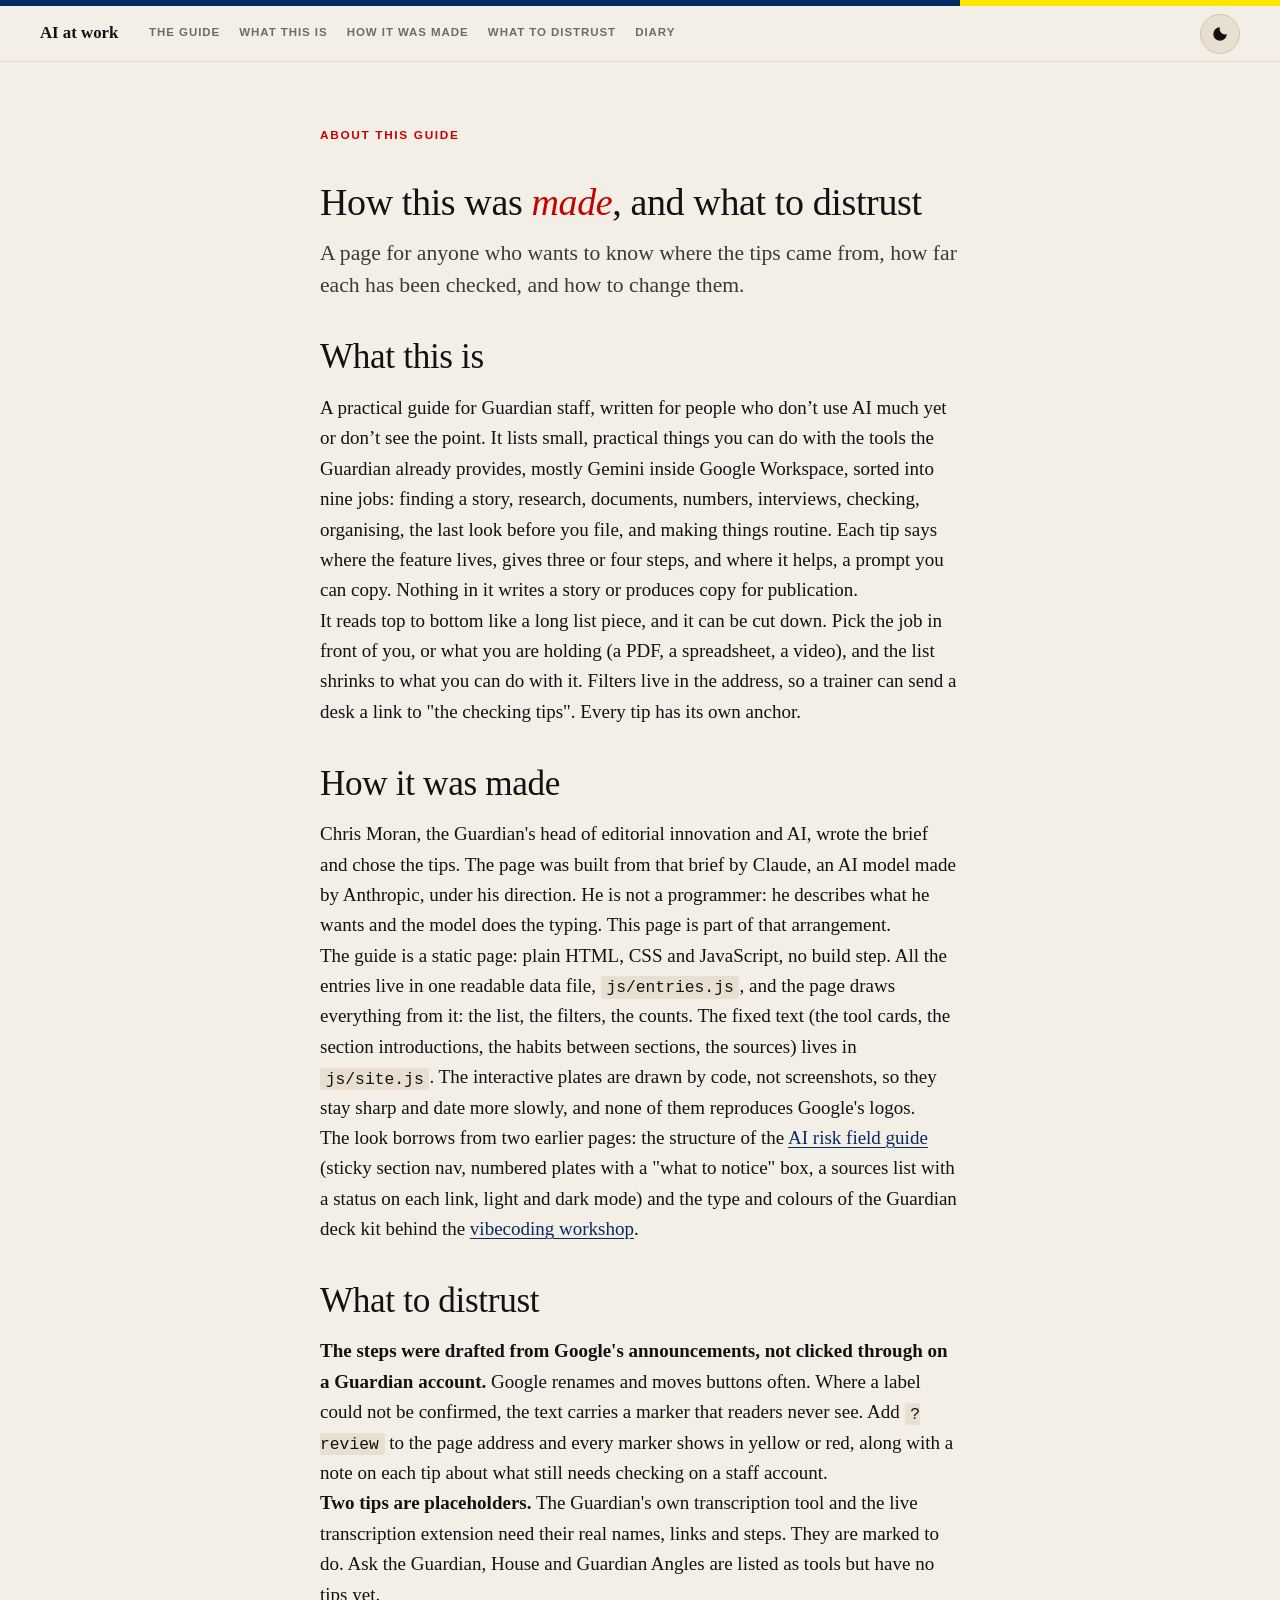
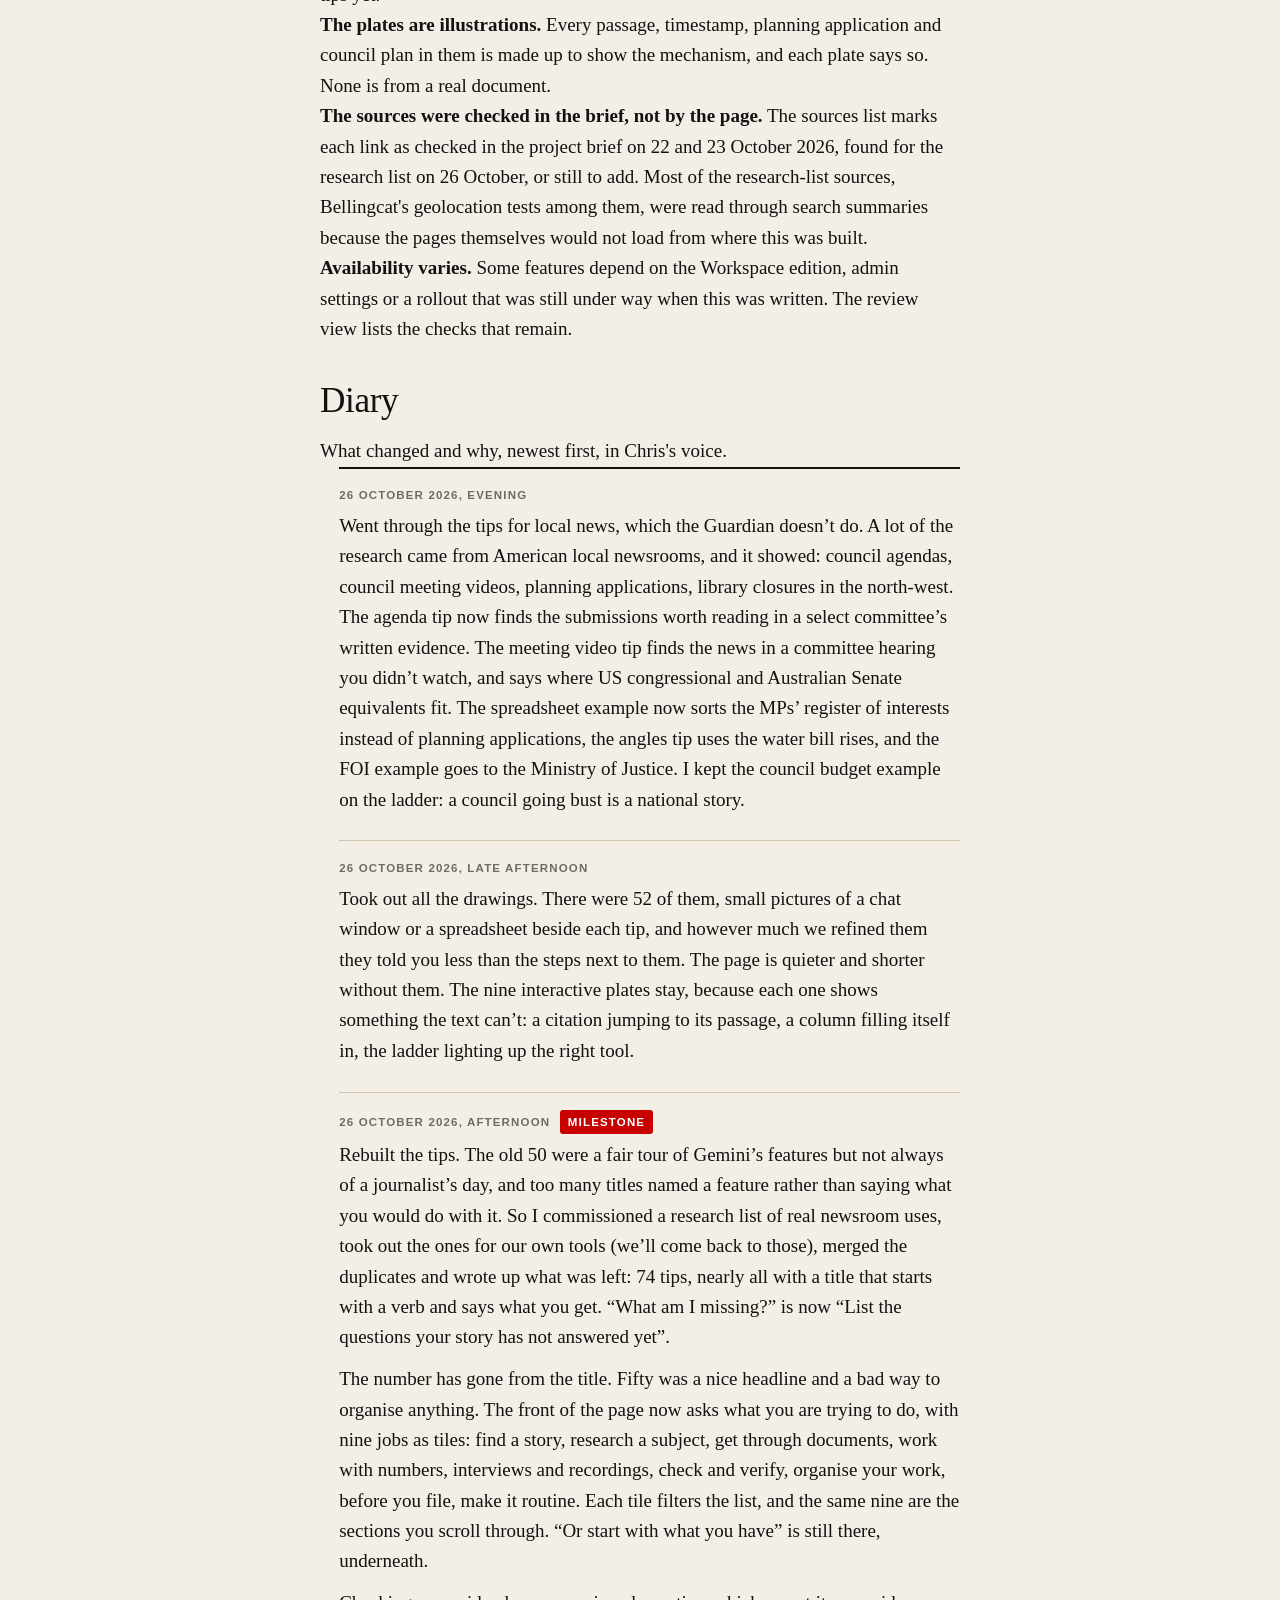
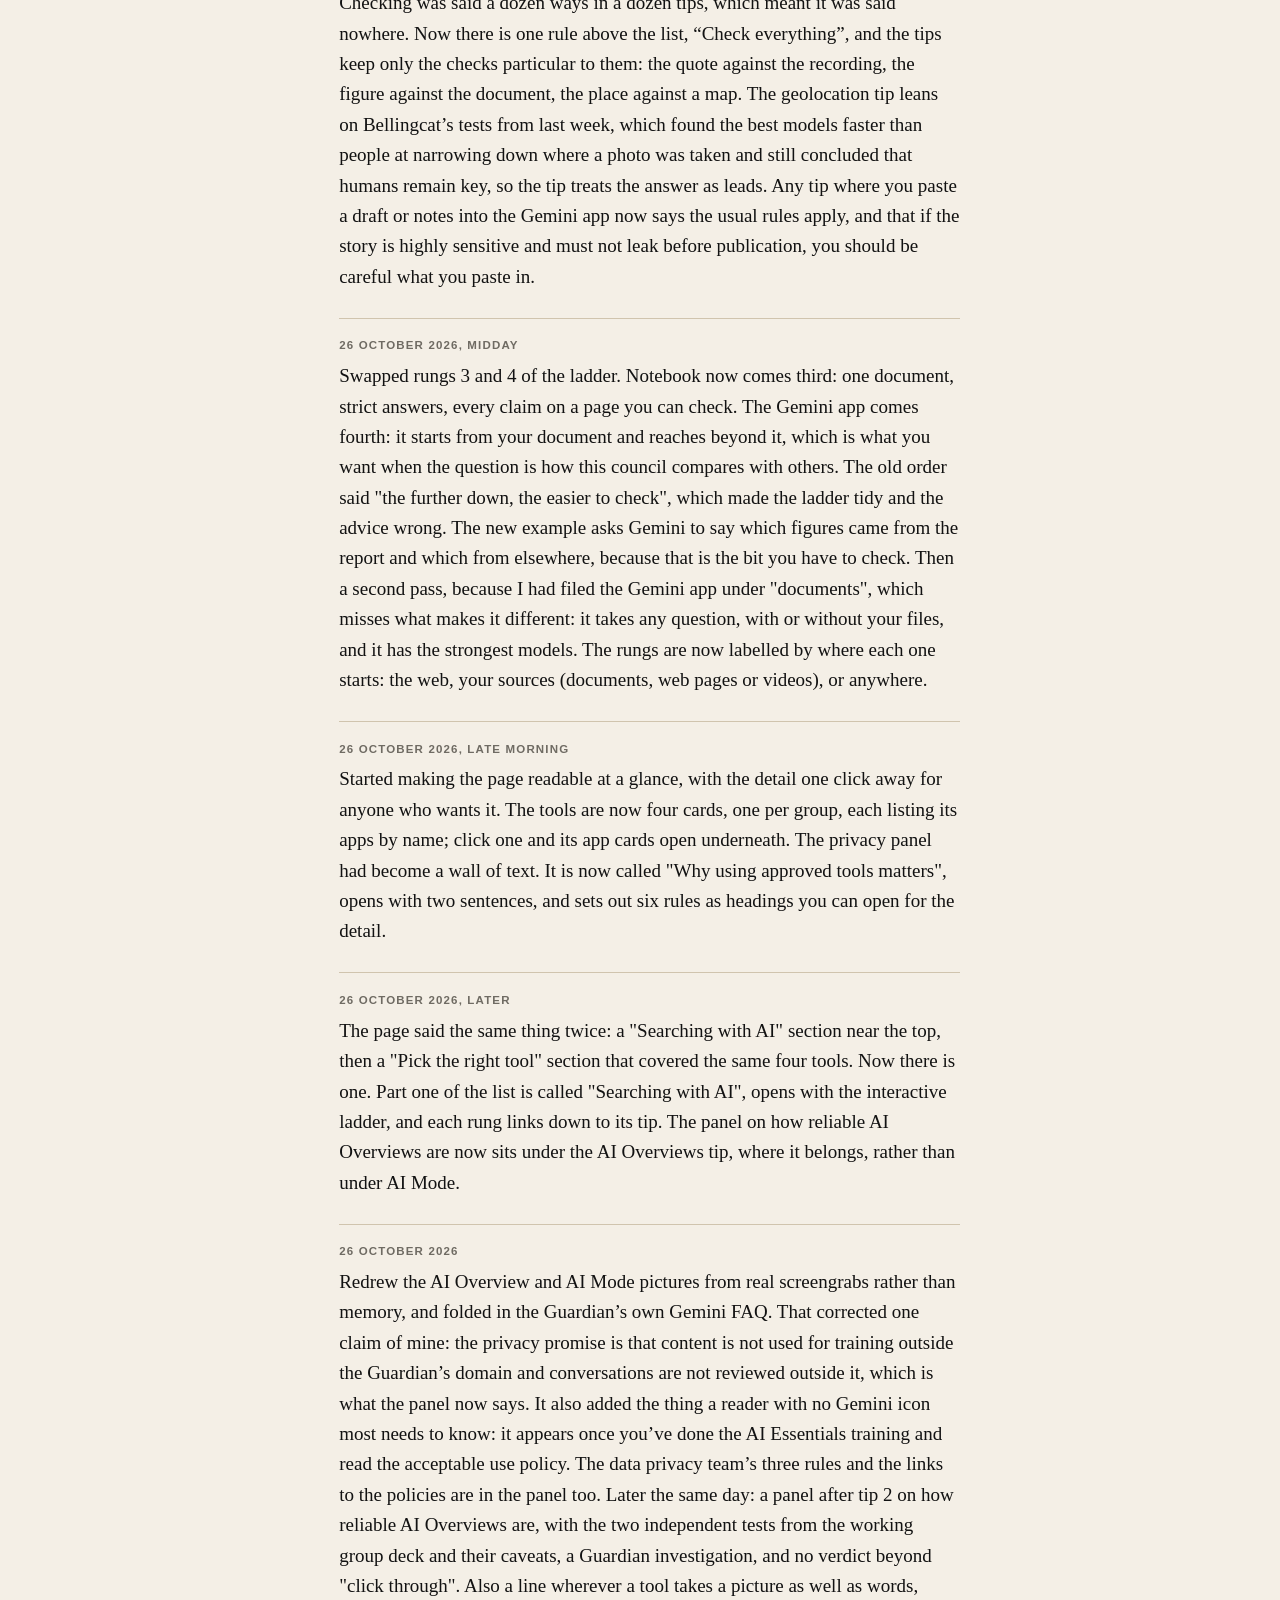
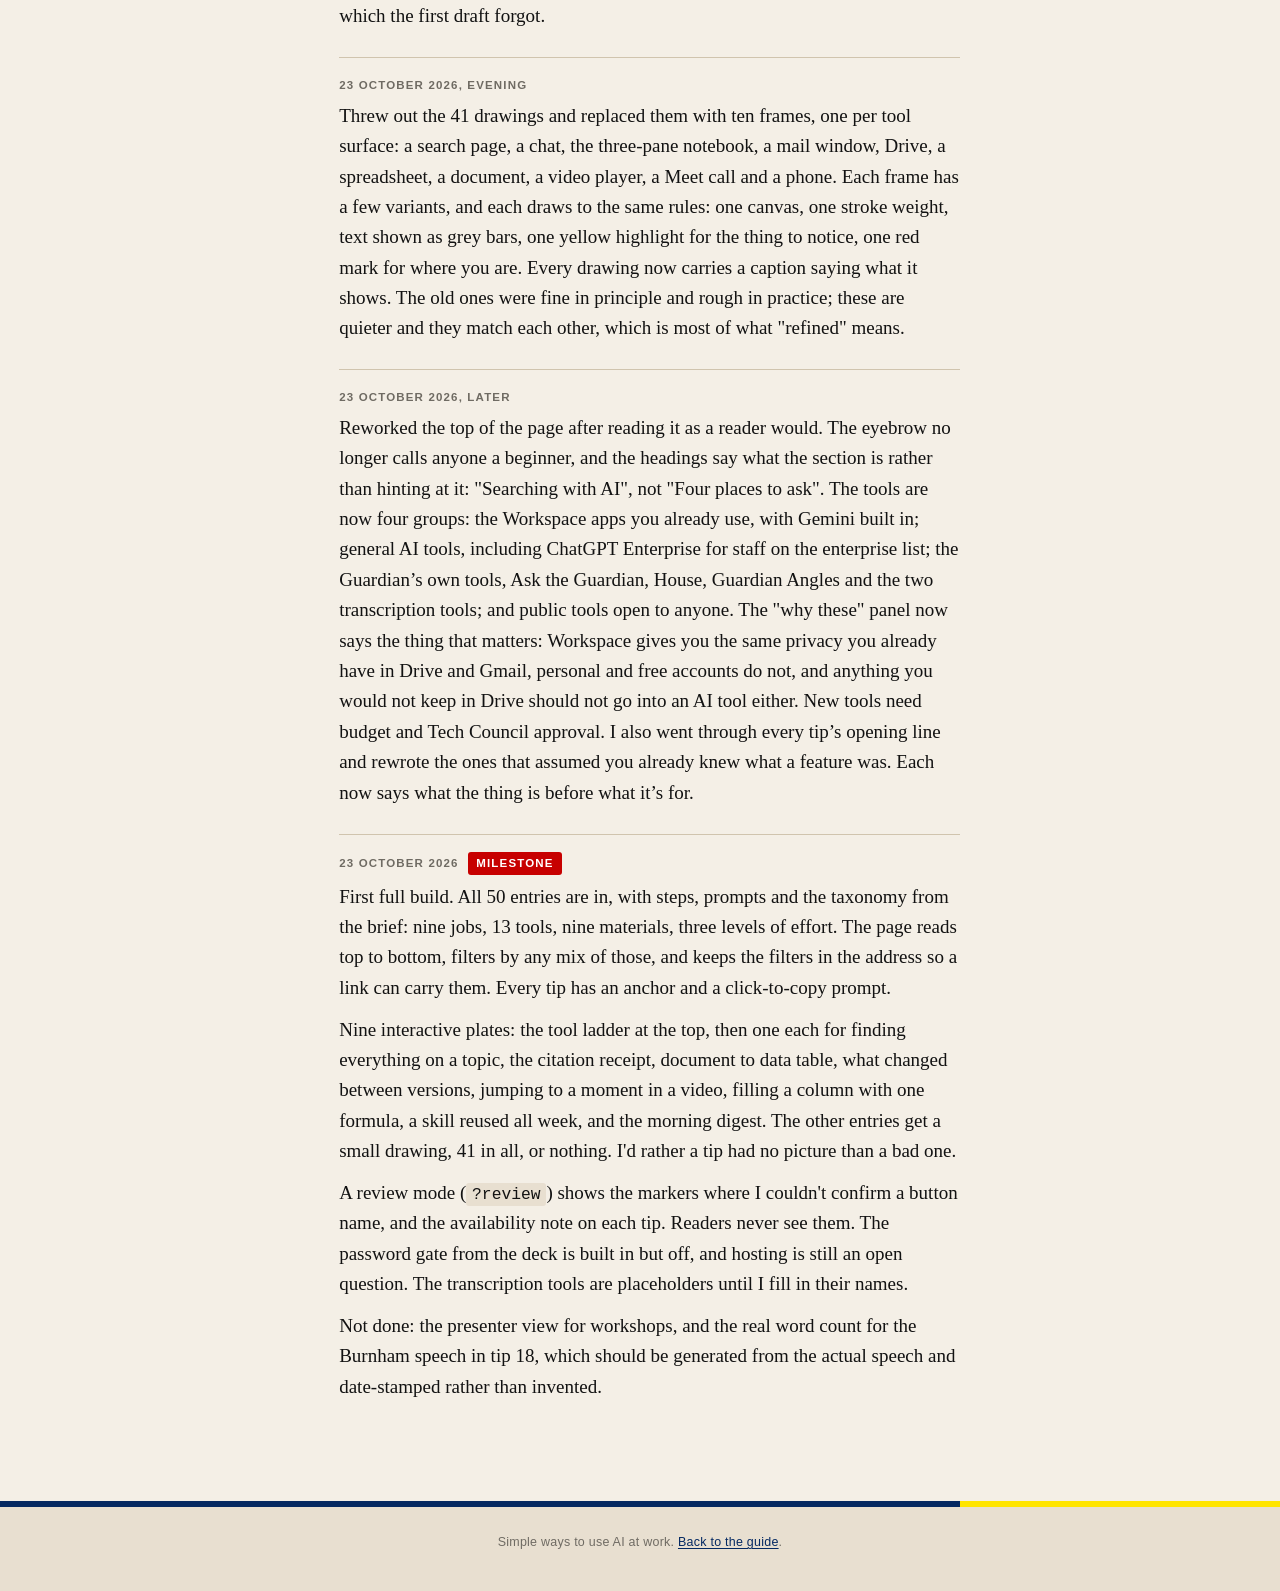
<file: about.html>
<!doctype html>
<html lang="en-GB">
<head>
<meta charset="utf-8">
<meta name="viewport" content="width=device-width, initial-scale=1, viewport-fit=cover">
<title>About · Simple ways to use AI at work</title>
<meta name="description" content="What the guide is, how it was made, what to distrust, and a diary of what changed and why.">
<meta name="color-scheme" content="light dark">
<meta name="robots" content="noindex">
<link rel="icon" href="data:image/svg+xml,%3Csvg xmlns='http://www.w3.org/2000/svg' viewBox='0 0 32 32'%3E%3Crect width='32' height='32' rx='6' fill='%23052962'/%3E%3Ctext x='16' y='22' text-anchor='middle' font-family='Georgia,serif' font-size='15' font-weight='700' fill='%23FFE500'%3EAI%3C/text%3E%3C/svg%3E">
<link rel="preconnect" href="https://assets.guim.co.uk" crossorigin>
<link rel="stylesheet" href="css/style.css">
</head>
<body>
<a class="skip" href="#main">Skip to the text</a>

<header class="topbar">
  <div class="band" aria-hidden="true"><i></i><i></i></div>
  <div class="topbar__in">
    <a class="topbar__mark" href="index.html">AI at work</a>
    <nav class="topbar__nav" aria-label="Sections">
      <a href="index.html">The guide</a>
      <a href="#what">What this is</a>
      <a href="#how">How it was made</a>
      <a href="#distrust">What to distrust</a>
      <a href="#diary">Diary</a>
    </nav>
    <button class="theme-btn" id="theme-btn" type="button" aria-label="Switch between light and dark">
      <svg viewBox="0 0 24 24" aria-hidden="true"><path d="M12 3a9 9 0 1 0 9 9 7 7 0 0 1-9-9z" fill="currentColor"/></svg>
    </button>
  </div>
</header>

<main id="main" class="about wrap">
  <div class="prose">
    <p class="eyebrow">About this guide</p>
    <h1 style="font-size:clamp(2.2rem,1.4rem+4vw,4rem);line-height:1;margin-bottom:1rem">How this was <em>made</em>, and what to distrust</h1>
    <p class="lede">A page for anyone who wants to know where the tips came from, how far each has been checked, and how to change them.</p>

    <h2 id="what">What this is</h2>
    <p>A practical guide for Guardian staff, written for people who don’t use AI much yet or don’t see the point. It lists small, practical things you can do with the tools the Guardian already provides, mostly Gemini inside Google Workspace, sorted into nine jobs: finding a story, research, documents, numbers, interviews, checking, organising, the last look before you file, and making things routine. Each tip says where the feature lives, gives three or four steps, and where it helps, a prompt you can copy. Nothing in it writes a story or produces copy for publication.</p>
    <p>It reads top to bottom like a long list piece, and it can be cut down. Pick the job in front of you, or what you are holding (a PDF, a spreadsheet, a video), and the list shrinks to what you can do with it. Filters live in the address, so a trainer can send a desk a link to "the checking tips". Every tip has its own anchor.</p>

    <h2 id="how">How it was made</h2>
    <p>Chris Moran, the Guardian's head of editorial innovation and AI, wrote the brief and chose the tips. The page was built from that brief by Claude, an AI model made by Anthropic, under his direction. He is not a programmer: he describes what he wants and the model does the typing. This page is part of that arrangement.</p>
    <p>The guide is a static page: plain HTML, CSS and JavaScript, no build step. All the entries live in one readable data file, <code>js/entries.js</code>, and the page draws everything from it: the list, the filters, the counts. The fixed text (the tool cards, the section introductions, the habits between sections, the sources) lives in <code>js/site.js</code>. The interactive plates are drawn by code, not screenshots, so they stay sharp and date more slowly, and none of them reproduces Google's logos.</p>
    <p>The look borrows from two earlier pages: the structure of the <a href="https://peter-guillam123.github.io/ai-risk-field-guide/">AI risk field guide</a> (sticky section nav, numbered plates with a "what to notice" box, a sources list with a status on each link, light and dark mode) and the type and colours of the Guardian deck kit behind the <a href="https://peter-guillam123.github.io/vibecoding-workshop/">vibecoding workshop</a>.</p>

    <h2 id="distrust">What to distrust</h2>
    <p><b>The steps were drafted from Google's announcements, not clicked through on a Guardian account.</b> Google renames and moves buttons often. Where a label could not be confirmed, the text carries a marker that readers never see. Add <code>?review</code> to the page address and every marker shows in yellow or red, along with a note on each tip about what still needs checking on a staff account.</p>
    <p><b>Two tips are placeholders.</b> The Guardian's own transcription tool and the live transcription extension need their real names, links and steps. They are marked to do. Ask the Guardian, House and Guardian Angles are listed as tools but have no tips yet.</p>
    <p><b>The plates are illustrations.</b> Every passage, timestamp, planning application and council plan in them is made up to show the mechanism, and each plate says so. None is from a real document.</p>
    <p><b>The sources were checked in the brief, not by the page.</b> The sources list marks each link as checked in the project brief on 22 and 23 October 2026, found for the research list on 26 October, or still to add. Most of the research-list sources, Bellingcat's geolocation tests among them, were read through search summaries because the pages themselves would not load from where this was built.</p>
    <p><b>Availability varies.</b> Some features depend on the Workspace edition, admin settings or a rollout that was still under way when this was written. The review view lists the checks that remain.</p>

    <h2 id="diary">Diary</h2>
    <p>What changed and why, newest first, in Chris's voice.</p>
    <ul class="diary">
      <li>
        <div class="when"><span>26 October 2026, evening</span></div>
        <p>Went through the tips for local news, which the Guardian doesn’t do. A lot of the research came from American local newsrooms, and it showed: council agendas, council meeting videos, planning applications, library closures in the north-west. The agenda tip now finds the submissions worth reading in a select committee’s written evidence. The meeting video tip finds the news in a committee hearing you didn’t watch, and says where US congressional and Australian Senate equivalents fit. The spreadsheet example now sorts the MPs’ register of interests instead of planning applications, the angles tip uses the water bill rises, and the FOI example goes to the Ministry of Justice. I kept the council budget example on the ladder: a council going bust is a national story.</p>
      </li>
      <li>
        <div class="when"><span>26 October 2026, late afternoon</span></div>
        <p>Took out all the drawings. There were 52 of them, small pictures of a chat window or a spreadsheet beside each tip, and however much we refined them they told you less than the steps next to them. The page is quieter and shorter without them. The nine interactive plates stay, because each one shows something the text can’t: a citation jumping to its passage, a column filling itself in, the ladder lighting up the right tool.</p>
      </li>
      <li>
        <div class="when"><span>26 October 2026, afternoon</span><span class="ms">Milestone</span></div>
        <p>Rebuilt the tips. The old 50 were a fair tour of Gemini’s features but not always of a journalist’s day, and too many titles named a feature rather than saying what you would do with it. So I commissioned a research list of real newsroom uses, took out the ones for our own tools (we’ll come back to those), merged the duplicates and wrote up what was left: 74 tips, nearly all with a title that starts with a verb and says what you get. “What am I missing?” is now “List the questions your story has not answered yet”.</p>
        <p>The number has gone from the title. Fifty was a nice headline and a bad way to organise anything. The front of the page now asks what you are trying to do, with nine jobs as tiles: find a story, research a subject, get through documents, work with numbers, interviews and recordings, check and verify, organise your work, before you file, make it routine. Each tile filters the list, and the same nine are the sections you scroll through. “Or start with what you have” is still there, underneath.</p>
        <p>Checking was said a dozen ways in a dozen tips, which meant it was said nowhere. Now there is one rule above the list, “Check everything”, and the tips keep only the checks particular to them: the quote against the recording, the figure against the document, the place against a map. The geolocation tip leans on Bellingcat’s tests from last week, which found the best models faster than people at narrowing down where a photo was taken and still concluded that humans remain key, so the tip treats the answer as leads. Any tip where you paste a draft or notes into the Gemini app now says the usual rules apply, and that if the story is highly sensitive and must not leak before publication, you should be careful what you paste in.</p>
      </li>
      <li>
        <div class="when"><span>26 October 2026, midday</span></div>
        <p>Swapped rungs 3 and 4 of the ladder. Notebook now comes third: one document, strict answers, every claim on a page you can check. The Gemini app comes fourth: it starts from your document and reaches beyond it, which is what you want when the question is how this council compares with others. The old order said "the further down, the easier to check", which made the ladder tidy and the advice wrong. The new example asks Gemini to say which figures came from the report and which from elsewhere, because that is the bit you have to check. Then a second pass, because I had filed the Gemini app under "documents", which misses what makes it different: it takes any question, with or without your files, and it has the strongest models. The rungs are now labelled by where each one starts: the web, your sources (documents, web pages or videos), or anywhere.</p>
      </li>
      <li>
        <div class="when"><span>26 October 2026, late morning</span></div>
        <p>Started making the page readable at a glance, with the detail one click away for anyone who wants it. The tools are now four cards, one per group, each listing its apps by name; click one and its app cards open underneath. The privacy panel had become a wall of text. It is now called "Why using approved tools matters", opens with two sentences, and sets out six rules as headings you can open for the detail.</p>
      </li>
      <li>
        <div class="when"><span>26 October 2026, later</span></div>
        <p>The page said the same thing twice: a "Searching with AI" section near the top, then a "Pick the right tool" section that covered the same four tools. Now there is one. Part one of the list is called "Searching with AI", opens with the interactive ladder, and each rung links down to its tip. The panel on how reliable AI Overviews are now sits under the AI Overviews tip, where it belongs, rather than under AI Mode.</p>
      </li>
      <li>
        <div class="when"><span>26 October 2026</span></div>
        <p>Redrew the AI Overview and AI Mode pictures from real screengrabs rather than memory, and folded in the Guardian’s own Gemini FAQ. That corrected one claim of mine: the privacy promise is that content is not used for training outside the Guardian’s domain and conversations are not reviewed outside it, which is what the panel now says. It also added the thing a reader with no Gemini icon most needs to know: it appears once you’ve done the AI Essentials training and read the acceptable use policy. The data privacy team’s three rules and the links to the policies are in the panel too. Later the same day: a panel after tip 2 on how reliable AI Overviews are, with the two independent tests from the working group deck and their caveats, a Guardian investigation, and no verdict beyond "click through". Also a line wherever a tool takes a picture as well as words, which the first draft forgot.</p>
      </li>
      <li>
        <div class="when"><span>23 October 2026, evening</span></div>
        <p>Threw out the 41 drawings and replaced them with ten frames, one per tool surface: a search page, a chat, the three-pane notebook, a mail window, Drive, a spreadsheet, a document, a video player, a Meet call and a phone. Each frame has a few variants, and each draws to the same rules: one canvas, one stroke weight, text shown as grey bars, one yellow highlight for the thing to notice, one red mark for where you are. Every drawing now carries a caption saying what it shows. The old ones were fine in principle and rough in practice; these are quieter and they match each other, which is most of what "refined" means.</p>
      </li>
      <li>
        <div class="when"><span>23 October 2026, later</span></div>
        <p>Reworked the top of the page after reading it as a reader would. The eyebrow no longer calls anyone a beginner, and the headings say what the section is rather than hinting at it: "Searching with AI", not "Four places to ask". The tools are now four groups: the Workspace apps you already use, with Gemini built in; general AI tools, including ChatGPT Enterprise for staff on the enterprise list; the Guardian’s own tools, Ask the Guardian, House, Guardian Angles and the two transcription tools; and public tools open to anyone. The "why these" panel now says the thing that matters: Workspace gives you the same privacy you already have in Drive and Gmail, personal and free accounts do not, and anything you would not keep in Drive should not go into an AI tool either. New tools need budget and Tech Council approval. I also went through every tip’s opening line and rewrote the ones that assumed you already knew what a feature was. Each now says what the thing is before what it’s for.</p>
      </li>
      <li>
        <div class="when"><span>23 October 2026</span><span class="ms">Milestone</span></div>
        <p>First full build. All 50 entries are in, with steps, prompts and the taxonomy from the brief: nine jobs, 13 tools, nine materials, three levels of effort. The page reads top to bottom, filters by any mix of those, and keeps the filters in the address so a link can carry them. Every tip has an anchor and a click-to-copy prompt.</p>
        <p>Nine interactive plates: the tool ladder at the top, then one each for finding everything on a topic, the citation receipt, document to data table, what changed between versions, jumping to a moment in a video, filling a column with one formula, a skill reused all week, and the morning digest. The other entries get a small drawing, 41 in all, or nothing. I'd rather a tip had no picture than a bad one.</p>
        <p>A review mode (<code>?review</code>) shows the markers where I couldn't confirm a button name, and the availability note on each tip. Readers never see them. The password gate from the deck is built in but off, and hosting is still an open question. The transcription tools are placeholders until I fill in their names.</p>
        <p>Not done: the presenter view for workshops, and the real word count for the Burnham speech in tip 18, which should be generated from the actual speech and date-stamped rather than invented.</p>
      </li>
    </ul>
  </div>
</main>

<footer class="foot">
  <div class="band" aria-hidden="true"><i></i><i></i></div>
  <p>Simple ways to use AI at work. <a href="index.html">Back to the guide</a>.</p>
</footer>

<script>
(function () {
  var root = document.documentElement, btn = document.getElementById('theme-btn');
  try { var s = localStorage.getItem('fifty-theme'); if (s === 'dark' || s === 'light') root.setAttribute('data-theme', s); } catch (e) {}
  if (btn) btn.addEventListener('click', function () {
    var cur = root.getAttribute('data-theme') || (window.matchMedia('(prefers-color-scheme: dark)').matches ? 'dark' : 'light');
    var next = cur === 'dark' ? 'light' : 'dark';
    root.setAttribute('data-theme', next);
    try { localStorage.setItem('fifty-theme', next); } catch (e) {}
  });
})();
</script>
</body>
</html>
</file>
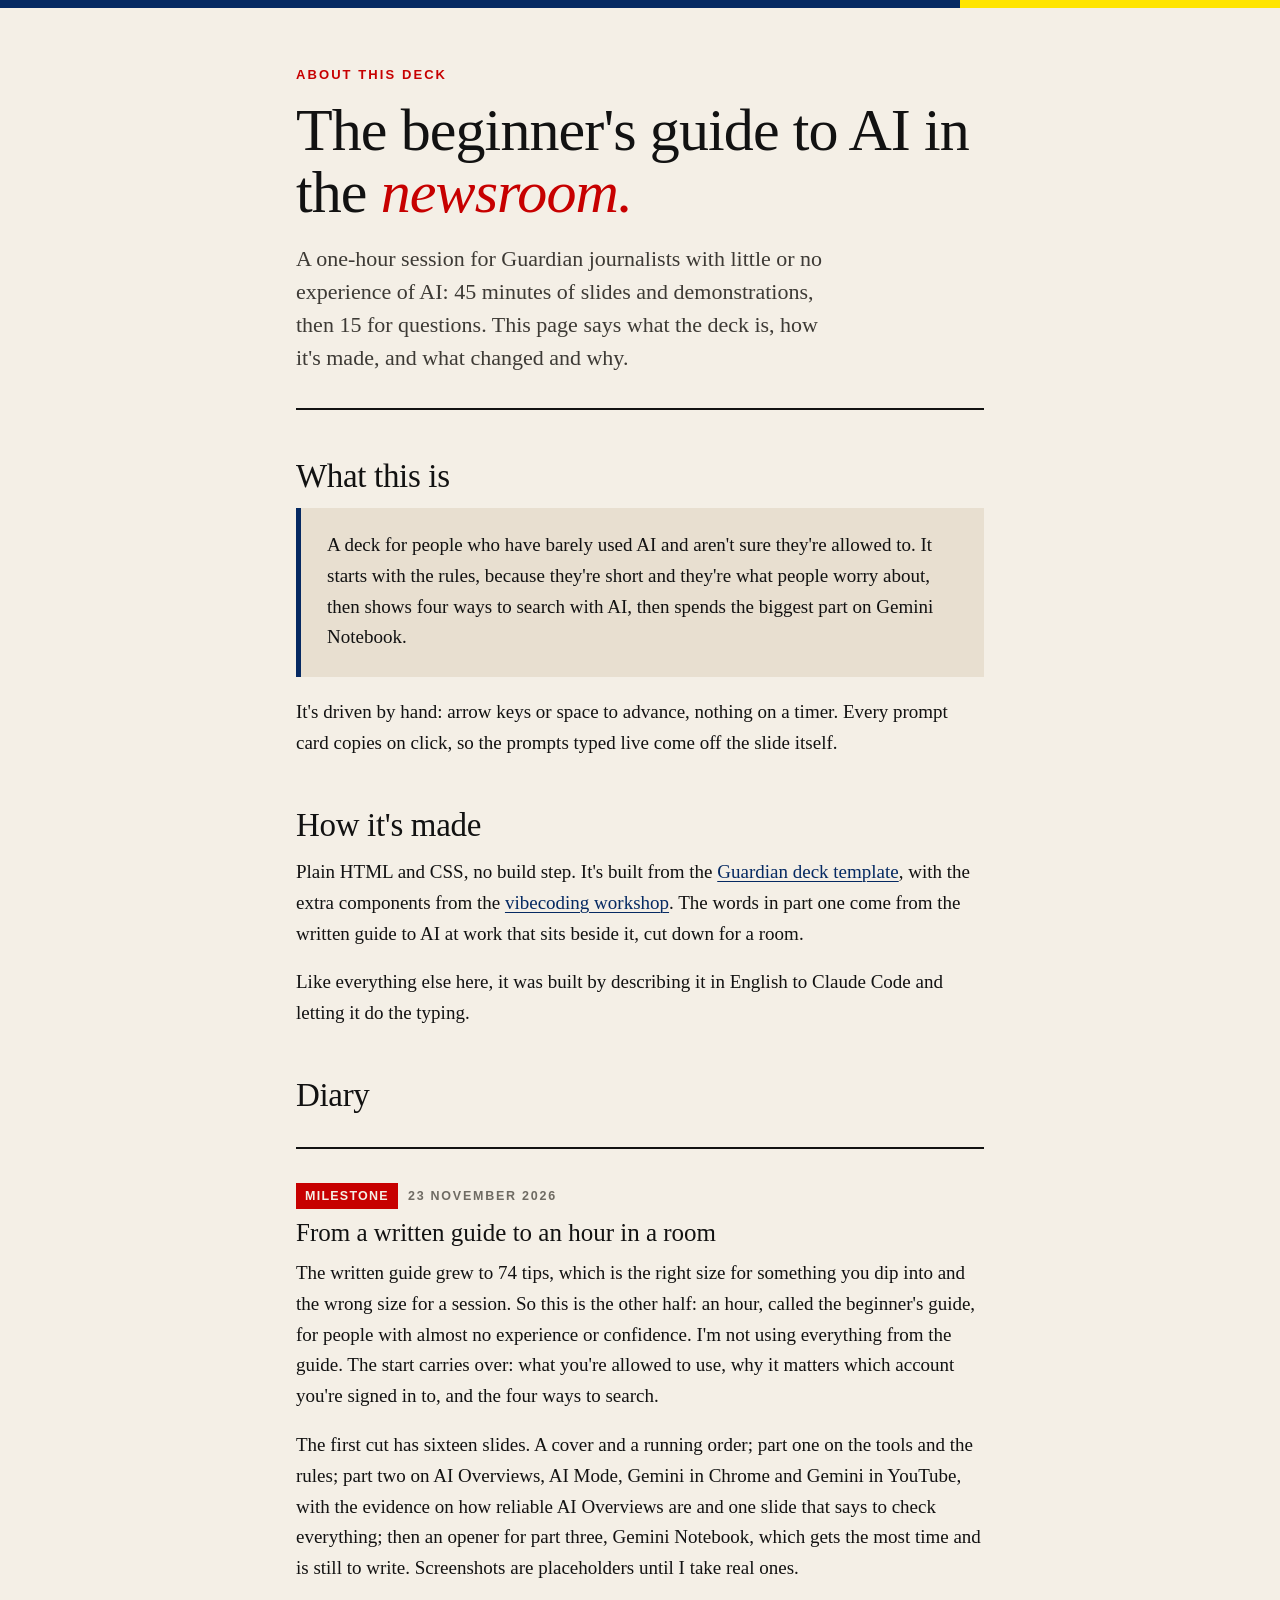
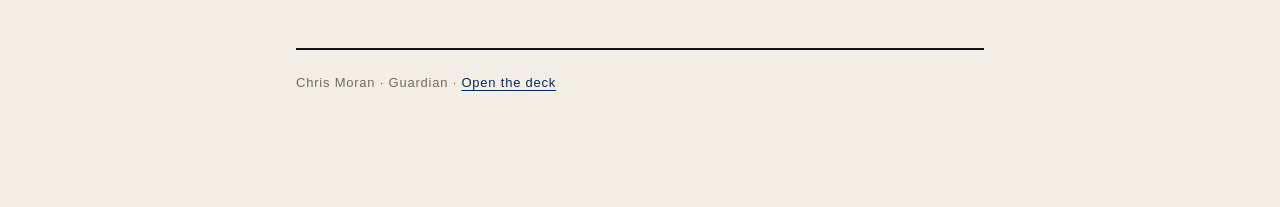
<file: deck/about.html>
<!DOCTYPE html><html lang="en-GB"><head>
<meta charset="UTF-8">
<meta name="viewport" content="width=device-width, initial-scale=1">
<title>About · The beginner's guide to AI in the newsroom</title>
<meta name="description" content="What the beginner's guide deck is, how it was made, and a diary of what changed and why.">
<link rel="preconnect" href="https://assets.guim.co.uk" crossorigin>
<style>
  /* The deck's stylesheet is built around a fixed 1920×1080 stage, so
     this page carries its own layout. The fonts, the palette and the
     editorial register are deliberately the same. */

  @font-face {
    font-family: 'GH Guardian Headline';
    src: url('https://assets.guim.co.uk/static/frontend/fonts/guardian-headline/noalts-not-hinted/GHGuardianHeadline-Medium.woff2') format('woff2');
    font-weight: 500; font-style: normal; font-display: swap;
  }
  @font-face {
    font-family: 'GH Guardian Headline';
    src: url('https://assets.guim.co.uk/static/frontend/fonts/guardian-headline/noalts-not-hinted/GHGuardianHeadline-Bold.woff2') format('woff2');
    font-weight: 700; font-style: normal; font-display: swap;
  }
  @font-face {
    font-family: 'GuardianTextEgyptian';
    src: url('https://assets.guim.co.uk/static/frontend/fonts/guardian-textegyptian/noalts-not-hinted/GuardianTextEgyptian-Regular.woff2') format('woff2');
    font-weight: 400; font-style: normal; font-display: swap;
  }
  @font-face {
    font-family: 'GuardianTextEgyptian';
    src: url('https://assets.guim.co.uk/static/frontend/fonts/guardian-textegyptian/noalts-not-hinted/GuardianTextEgyptian-Bold.woff2') format('woff2');
    font-weight: 700; font-style: normal; font-display: swap;
  }
  @font-face {
    font-family: 'GuardianTextSans';
    src: url('https://assets.guim.co.uk/static/frontend/fonts/guardian-textsans/noalts-not-hinted/GuardianTextSans-Bold.woff2') format('woff2');
    font-weight: 700; font-style: normal; font-display: swap;
  }

  :root {
    --paper: #F4EFE6;
    --paper-deep: #E8DFD0;
    --paper-rule: #D0C4AE;
    --ink: #121212;
    --ink-soft: #3d3a35;
    --ink-mute: #6f6b63;
    --guardian-blue: #052962;
    --guardian-yellow: #FFE500;
    --news-red: #C70000;
    --eco-green: #22874d;
    --display: 'GH Guardian Headline', Georgia, 'Times New Roman', serif;
    --body: 'GuardianTextEgyptian', Georgia, 'Times New Roman', serif;
    --ui: 'GuardianTextSans', 'Helvetica Neue', Helvetica, Arial, sans-serif;
    --mono: 'Menlo', 'SF Mono', 'Courier New', monospace;
  }

  * { box-sizing: border-box; }
  html { -webkit-text-size-adjust: 100%; }
  body {
    margin: 0;
    background: var(--paper);
    color: var(--ink);
    font-family: var(--body);
    font-size: 19px;
    line-height: 1.62;
  }

  .band { height: 8px; display: flex; }
  .band i { flex: 1; }
  .band i:first-child { background: var(--guardian-blue); flex: 3; }
  .band i:last-child { background: var(--guardian-yellow); }

  .wrap { max-width: 46rem; margin: 0 auto; padding: 0 24px 96px; }

  header.masthead { padding: 56px 0 34px; border-bottom: 2px solid var(--ink); margin-bottom: 40px; }
  .eyebrow {
    font-family: var(--ui);
    font-weight: 700;
    font-size: 13px;
    letter-spacing: 0.16em;
    text-transform: uppercase;
    color: var(--news-red);
    margin: 0 0 14px;
  }
  h1 {
    font-family: var(--display);
    font-weight: 500;
    font-size: clamp(38px, 7vw, 60px);
    line-height: 1.04;
    letter-spacing: -0.015em;
    margin: 0 0 18px;
  }
  h1 em { color: var(--news-red); font-style: italic; }
  .standfirst {
    font-size: clamp(19px, 2.4vw, 22px);
    line-height: 1.5;
    color: var(--ink-soft);
    margin: 0;
    max-width: 34rem;
  }

  h2 {
    font-family: var(--display);
    font-weight: 500;
    font-size: clamp(26px, 4vw, 33px);
    line-height: 1.1;
    letter-spacing: -0.01em;
    margin: 48px 0 14px;
  }
  h3 {
    font-family: var(--display);
    font-weight: 500;
    font-size: clamp(21px, 3vw, 25px);
    line-height: 1.15;
    margin: 32px 0 10px;
  }
  p { margin: 0 0 18px; }
  a { color: var(--guardian-blue); text-decoration-thickness: 1px; text-underline-offset: 3px; }
  a:hover { color: var(--news-red); }
  a:focus-visible { outline: 3px solid var(--news-red); outline-offset: 3px; }
  strong { font-weight: 700; }
  code {
    font-family: var(--mono);
    font-size: 0.88em;
    background: var(--paper-deep);
    padding: 2px 6px;
    border-radius: 3px;
    word-break: break-word;
  }

  .lede-panel {
    background: var(--paper-deep);
    border-left: 5px solid var(--guardian-blue);
    padding: 22px 26px 6px;
    margin: 0 0 20px;
  }

  ul.plain { list-style: none; margin: 0 0 20px; padding: 0; }
  ul.plain li {
    padding: 11px 0 11px 26px;
    border-top: 1px solid var(--paper-rule);
    position: relative;
  }
  ul.plain li::before {
    content: '';
    position: absolute;
    left: 0; top: 21px;
    width: 9px; height: 9px;
    background: var(--news-red);
  }

  /* The diary */
  .entry { padding-top: 34px; margin-top: 34px; border-top: 1px solid var(--paper-rule); }
  .entry:first-of-type { border-top: 2px solid var(--ink); }
  .entry-meta {
    font-family: var(--ui);
    font-weight: 700;
    font-size: 12.5px;
    letter-spacing: 0.14em;
    text-transform: uppercase;
    color: var(--ink-mute);
    margin: 0 0 10px;
    display: flex;
    flex-wrap: wrap;
    align-items: center;
    gap: 10px;
  }
  .tag {
    color: var(--paper);
    background: var(--eco-green);
    padding: 3px 9px;
    letter-spacing: 0.1em;
  }
  .tag.milestone { background: var(--news-red); }
  .entry h3 { margin-top: 0; }

  footer.foot {
    margin-top: 64px;
    padding-top: 22px;
    border-top: 2px solid var(--ink);
    font-family: var(--ui);
    font-size: 13px;
    letter-spacing: 0.06em;
    color: var(--ink-mute);
  }

  @media (max-width: 480px) {
    body { font-size: 17px; }
    .wrap { padding-bottom: 64px; }
    header.masthead { padding-top: 36px; }
  }
</style>
</head>
<body>

<div class="band" aria-hidden="true"><i></i><i></i></div>

<div class="wrap">

  <header class="masthead">
    <p class="eyebrow">About this deck</p>
    <h1>The beginner's guide to AI in the <em>newsroom.</em></h1>
    <p class="standfirst">A one-hour session for Guardian journalists with little or no experience of AI: 45 minutes of slides and demonstrations, then 15 for questions. This page says what the deck is, how it's made, and what changed and why.</p>
  </header>

  <h2>What this is</h2>

  <div class="lede-panel">
    <p>A deck for people who have barely used AI and aren't sure they're allowed to. It starts with the rules, because they're short and they're what people worry about, then shows four ways to search with AI, then spends the biggest part on Gemini Notebook.</p>
  </div>

  <p>It's driven by hand: arrow keys or space to advance, nothing on a timer. Every prompt card copies on click, so the prompts typed live come off the slide itself.</p>

  <h2>How it's made</h2>

  <p>Plain HTML and CSS, no build step. It's built from the <a href="https://github.com/peter-guillam123/guardian-deck-template">Guardian deck template</a>, with the extra components from the <a href="https://peter-guillam123.github.io/vibecoding-workshop/">vibecoding workshop</a>. The words in part one come from the written guide to AI at work that sits beside it, cut down for a room.</p>

  <p>Like everything else here, it was built by describing it in English to Claude Code and letting it do the typing.</p>

  <h2>Diary</h2>

  <article class="entry">
    <p class="entry-meta"><span class="tag milestone">Milestone</span><span>23 November 2026</span></p>
    <h3>From a written guide to an hour in a room</h3>

    <p>The written guide grew to 74 tips, which is the right size for something you dip into and the wrong size for a session. So this is the other half: an hour, called the beginner's guide, for people with almost no experience or confidence. I'm not using everything from the guide. The start carries over: what you're allowed to use, why it matters which account you're signed in to, and the four ways to search.</p>
    <p>The first cut has sixteen slides. A cover and a running order; part one on the tools and the rules; part two on AI Overviews, AI Mode, Gemini in Chrome and Gemini in YouTube, with the evidence on how reliable AI Overviews are and one slide that says to check everything; then an opener for part three, Gemini Notebook, which gets the most time and is still to write. Screenshots are placeholders until I take real ones.</p>
  </article>

  <footer class="foot">
    <p>Chris Moran · Guardian · <a href="./">Open the deck</a></p>
  </footer>

</div>

</body></html>
</file>
<file: css/style.css>
/* ==========================================================================
   50 simple ways to use AI at work
   Guardian look: cream paper, Guardian blue, yellow, red and green.
   Type: GH Guardian Headline (display), Guardian Text Egyptian (body),
   Guardian Text Sans (labels), Menlo (prompts and formulas).
   The structure follows the AI risk field guide; the palette and type
   follow the Guardian deck kit.
   ========================================================================== */

/* -------------------------------------------------------------------------
   Fonts, from the Guardian CDN
   ------------------------------------------------------------------------- */
@font-face { font-family: 'GH Guardian Headline'; src: url('https://assets.guim.co.uk/static/frontend/fonts/guardian-headline/noalts-not-hinted/GHGuardianHeadline-Medium.woff2') format('woff2'); font-weight: 500; font-style: normal; font-display: swap; }
@font-face { font-family: 'GH Guardian Headline'; src: url('https://assets.guim.co.uk/static/frontend/fonts/guardian-headline/noalts-not-hinted/GHGuardianHeadline-MediumItalic.woff2') format('woff2'); font-weight: 500; font-style: italic; font-display: swap; }
@font-face { font-family: 'GH Guardian Headline'; src: url('https://assets.guim.co.uk/static/frontend/fonts/guardian-headline/noalts-not-hinted/GHGuardianHeadline-Bold.woff2') format('woff2'); font-weight: 700; font-style: normal; font-display: swap; }
@font-face { font-family: 'GuardianTextEgyptian'; src: url('https://assets.guim.co.uk/static/frontend/fonts/guardian-textegyptian/noalts-not-hinted/GuardianTextEgyptian-Regular.woff2') format('woff2'); font-weight: 400; font-style: normal; font-display: swap; }
@font-face { font-family: 'GuardianTextEgyptian'; src: url('https://assets.guim.co.uk/static/frontend/fonts/guardian-textegyptian/noalts-not-hinted/GuardianTextEgyptian-RegularItalic.woff2') format('woff2'); font-weight: 400; font-style: italic; font-display: swap; }
@font-face { font-family: 'GuardianTextEgyptian'; src: url('https://assets.guim.co.uk/static/frontend/fonts/guardian-textegyptian/noalts-not-hinted/GuardianTextEgyptian-Bold.woff2') format('woff2'); font-weight: 700; font-style: normal; font-display: swap; }
@font-face { font-family: 'GuardianTextSans'; src: url('https://assets.guim.co.uk/static/frontend/fonts/guardian-textsans/noalts-not-hinted/GuardianTextSans-Regular.woff2') format('woff2'); font-weight: 400; font-style: normal; font-display: swap; }
@font-face { font-family: 'GuardianTextSans'; src: url('https://assets.guim.co.uk/static/frontend/fonts/guardian-textsans/noalts-not-hinted/GuardianTextSans-Bold.woff2') format('woff2'); font-weight: 700; font-style: normal; font-display: swap; }

/* -------------------------------------------------------------------------
   Tokens
   ------------------------------------------------------------------------- */
:root {
  --paper: #F4EFE6;
  --paper-2: #E8DFD0;
  --paper-3: #FBF8F1;
  --ink: #121212;
  --ink-2: #3d3a35;
  --ink-3: #6f6b63;
  --rule: #D0C4AE;
  --rule-soft: #E2D9C8;

  --blue: #052962;
  --blue-soft: #DCE5F2;
  --yellow: #FFE500;
  --yellow-soft: #FFF5B0;
  --red: #C70000;
  --red-soft: #F6D9D4;
  --green: #22874d;
  --green-soft: #D6EBDD;
  --link: #052962;
  --focus: #C70000;
  --on-ink: #F4EFE6;

  /* section colour families */
  --s-ladder: #052962;
  --s-find: #0077B6;
  --s-documents: #C70000;
  --s-av: #BB3B80;
  --s-numbers: #22874d;
  --s-tidy: #E05E00;
  --s-automate: #866D50;
  --s-find-story: var(--s-find);
  --s-research: #5B3E96;
  --s-interviews: var(--s-av);
  --s-verify: #00787A;
  --s-organise: var(--s-tidy);
  --s-before-filing: #8A6A00;
  --s-routine: var(--s-automate);

  --shadow: 0 1px 0 rgba(255,255,255,.55) inset, 0 1px 2px rgba(18,18,18,.05), 0 22px 44px -28px rgba(18,18,18,.38);

  --f-display: 'GH Guardian Headline', Georgia, 'Times New Roman', serif;
  --f-text: 'GuardianTextEgyptian', Georgia, 'Times New Roman', serif;
  --f-ui: 'GuardianTextSans', 'Helvetica Neue', Helvetica, Arial, sans-serif;
  --f-mono: Menlo, 'SF Mono', Consolas, 'Courier New', monospace;

  --measure: 40rem;
  --wide: 68rem;
  --gutter: clamp(16px, 4vw, 40px);
  --topbar-h: 3.4rem;
}

@media (prefers-color-scheme: dark) {
  :root:not([data-theme="light"]) {
    --paper: #121212;
    --paper-2: #1c1c1a;
    --paper-3: #232320;
    --ink: #F4EFE6;
    --ink-2: #D9D3C8;
    --ink-3: #A39D92;
    --rule: #3C3A36;
    --rule-soft: #2B2A27;
    --blue: #8EB4F0;
    --blue-soft: #1B2A45;
    --yellow: #FFE500;
    --yellow-soft: #4A4300;
    --red: #FF5943;
    --red-soft: #4A1A14;
    --green: #58D08A;
    --green-soft: #15351F;
    --link: #8EB4F0;
    --focus: #FFE500;
    --on-ink: #121212;
    --s-ladder: #8EB4F0;
    --s-find: #6EC1F5;
    --s-documents: #FF5943;
    --s-av: #F18BC4;
    --s-numbers: #58D08A;
    --s-tidy: #FF9941;
    --s-automate: #D4B48F;
    --s-research: #B79CF2;
    --s-verify: #4FD1C5;
    --s-before-filing: #F2C94C;
    --shadow: 0 1px 0 rgba(0,0,0,.3), 0 16px 40px -20px rgba(0,0,0,.8);
  }
}
:root[data-theme="dark"] {
  --paper: #121212;
  --paper-2: #1c1c1a;
  --paper-3: #232320;
  --ink: #F4EFE6;
  --ink-2: #D9D3C8;
  --ink-3: #A39D92;
  --rule: #3C3A36;
  --rule-soft: #2B2A27;
  --blue: #8EB4F0;
  --blue-soft: #1B2A45;
  --yellow: #FFE500;
  --yellow-soft: #4A4300;
  --red: #FF5943;
  --red-soft: #4A1A14;
  --green: #58D08A;
  --green-soft: #15351F;
  --link: #8EB4F0;
  --focus: #FFE500;
  --on-ink: #121212;
  --s-ladder: #8EB4F0;
  --s-find: #6EC1F5;
  --s-documents: #FF5943;
  --s-av: #F18BC4;
  --s-numbers: #58D08A;
  --s-tidy: #FF9941;
  --s-automate: #D4B48F;
  --s-research: #B79CF2;
  --s-verify: #4FD1C5;
  --s-before-filing: #F2C94C;
  --shadow: 0 1px 0 rgba(0,0,0,.3), 0 16px 40px -20px rgba(0,0,0,.8);
}

/* -------------------------------------------------------------------------
   Base
   ------------------------------------------------------------------------- */
*, *::before, *::after { box-sizing: border-box; }
[hidden] { display: none !important; }
html { scroll-behavior: smooth; scroll-padding-top: calc(var(--topbar-h) + 1rem); -webkit-text-size-adjust: 100%; }
body {
  margin: 0;
  background: var(--paper);
  color: var(--ink);
  font-family: var(--f-text);
  font-size: clamp(1.0625rem, 0.98rem + 0.35vw, 1.1875rem);
  line-height: 1.6;
  -webkit-font-smoothing: antialiased;
  text-rendering: optimizeLegibility;
  overflow-x: hidden;
}
main, header, footer, nav { position: relative; z-index: 1; }
a { color: var(--link); text-decoration-thickness: 1px; text-underline-offset: .18em; }
a:hover { color: var(--red); }
:focus-visible { outline: 3px solid var(--focus); outline-offset: 2px; border-radius: 2px; }
button { font: inherit; color: inherit; }
::selection { background: var(--yellow); color: #121212; }
img, svg { max-width: 100%; }

.skip { position: absolute; left: -999px; top: 0; background: var(--ink); color: var(--on-ink); padding: .6rem 1rem; z-index: 100; font-family: var(--f-ui); }
.skip:focus { left: 8px; top: 8px; }
.vh { position: absolute !important; width: 1px; height: 1px; overflow: hidden; clip: rect(0 0 0 0); white-space: nowrap; }

.band { height: 6px; display: flex; }
.band i { flex: 1; display: block; }
.band i:first-child { background: var(--blue); flex: 3; }
.band i:last-child { background: var(--yellow); }

/* -------------------------------------------------------------------------
   Top bar
   ------------------------------------------------------------------------- */
.topbar {
  position: sticky; top: 0; z-index: 50;
  background: color-mix(in srgb, var(--paper) 90%, transparent);
  -webkit-backdrop-filter: blur(10px); backdrop-filter: blur(10px);
  border-bottom: 1px solid var(--rule-soft);
}
.topbar__in { display: flex; align-items: center; gap: .75rem; padding: .25rem var(--gutter); max-width: 90rem; margin-inline: auto; }
.topbar__mark { font-family: var(--f-display); font-weight: 700; font-size: 1.05rem; color: var(--ink); text-decoration: none; white-space: nowrap; padding: .55rem 0; }
.topbar__mark:hover { color: var(--red); }
.topbar__nav {
  display: flex; gap: .1rem; overflow-x: auto; flex: 1; scrollbar-width: none; touch-action: pan-x; padding-inline: 10px;
  -webkit-mask-image: linear-gradient(90deg, transparent 0, #000 12px, #000 calc(100% - 24px), transparent 100%);
  mask-image: linear-gradient(90deg, transparent 0, #000 12px, #000 calc(100% - 24px), transparent 100%);
}
.topbar__nav::-webkit-scrollbar { display: none; }
.topbar__nav a {
  font-family: var(--f-ui); font-weight: 700; font-size: .72rem; letter-spacing: .08em; text-transform: uppercase;
  color: var(--ink-3); text-decoration: none; white-space: nowrap; padding: .8rem .55rem; min-height: 40px;
  display: inline-flex; align-items: center; border-bottom: 3px solid transparent;
}
.topbar__nav a:hover { color: var(--ink); }
.topbar__nav a[aria-current="true"] { color: var(--ink); border-bottom-color: var(--red); }
.theme-btn { flex: none; width: 40px; height: 40px; border-radius: 50%; border: 1px solid var(--rule); background: var(--paper-2); cursor: pointer; display: grid; place-items: center; }
.theme-btn svg { width: 18px; height: 18px; }
.progress { position: absolute; left: 0; bottom: -1px; height: 3px; width: 100%; transform-origin: 0 50%; transform: scaleX(0); background: var(--red); }

/* -------------------------------------------------------------------------
   Layout primitives and type
   ------------------------------------------------------------------------- */
.wrap { padding-inline: var(--gutter); }
.prose { max-width: var(--measure); margin-inline: auto; }
.prose > * + * { margin-top: 1em; }
.prose p { margin: 0; }
.wide { max-width: var(--wide); margin-inline: auto; }
section.chapter { padding-block: clamp(3rem, 7vw, 5.5rem) 0; }

.eyebrow {
  font-family: var(--f-ui); font-weight: 700; font-size: .74rem; letter-spacing: .14em; text-transform: uppercase;
  color: var(--red); margin: 0 0 .8rem; display: flex; align-items: center; gap: .6rem;
}
h1, h2, h3, h4 { font-family: var(--f-display); font-weight: 500; text-wrap: balance; margin: 0; letter-spacing: -.01em; }
h2 { font-size: clamp(1.9rem, 1.3rem + 2.6vw, 3rem); line-height: 1.02; margin-bottom: 1.1rem; }
h3 { font-size: clamp(1.3rem, 1.1rem + .8vw, 1.65rem); line-height: 1.12; }
h1 em, h2 em, h3 em { font-style: italic; color: var(--red); }
.lede { font-size: 1.14em; line-height: 1.48; color: var(--ink-2); }

/* -------------------------------------------------------------------------
   Masthead
   ------------------------------------------------------------------------- */
.hero { padding-block: clamp(2.2rem, 6vw, 4.5rem) 0; }
.hero__in { max-width: var(--wide); margin-inline: auto; }
.hero h1 { font-size: clamp(2.6rem, 1.4rem + 6.5vw, 6rem); line-height: .96; letter-spacing: -.02em; margin: 0 0 1.3rem; max-width: 16ch; }
.hero__stand { font-size: clamp(1.15rem, 1rem + .7vw, 1.4rem); line-height: 1.42; max-width: 36rem; margin: 0; color: var(--ink-2); }
.hero__meta { margin-top: 1.5rem; display: flex; flex-wrap: wrap; gap: .5rem .6rem; font-family: var(--f-ui); font-weight: 700; font-size: .72rem; letter-spacing: .06em; text-transform: uppercase; color: var(--ink-2); }
.stamp { border: 1px solid var(--rule); border-radius: 999px; padding: .4rem .8rem; background: var(--paper-3); }
.stamp--live { border-color: var(--red); }
.stamp--live::before { content: ""; display: inline-block; width: .5em; height: .5em; border-radius: 50%; background: var(--red); margin-right: .5em; vertical-align: .08em; }

/* -------------------------------------------------------------------------
   Buttons and chips
   ------------------------------------------------------------------------- */
.btn {
  font-family: var(--f-ui); font-weight: 700; font-size: .8rem; letter-spacing: .06em; text-transform: uppercase;
  border: 1px solid var(--ink); background: var(--ink); color: var(--on-ink);
  padding: .65rem 1rem; min-height: 42px; border-radius: 999px; cursor: pointer;
  display: inline-flex; align-items: center; gap: .5rem; transition: transform .15s ease, background .2s;
}
.btn:hover { transform: translateY(-1px); }
.btn--ghost { background: transparent; color: var(--ink); border-color: var(--rule); }
.btn--ghost:hover { border-color: var(--ink); }
.btn--small { min-height: 40px; padding: .5rem .85rem; font-size: .72rem; }
.btn[disabled] { opacity: .45; cursor: not-allowed; transform: none; }
.linkbtn { background: none; border: 0; padding: 0; color: var(--link); text-decoration: underline; cursor: pointer; font: inherit; min-height: 40px; }

.seg { display: inline-flex; border: 1px solid var(--rule); border-radius: 999px; padding: 3px; background: var(--paper-3); flex-wrap: wrap; }
.seg button { font-family: var(--f-ui); font-weight: 700; font-size: .72rem; letter-spacing: .06em; text-transform: uppercase; border: 0; background: transparent; padding: .5rem .85rem; min-height: 40px; border-radius: 999px; cursor: pointer; color: var(--ink-2); }
.seg button[aria-pressed="true"] { background: var(--ink); color: var(--on-ink); }

.fchip {
  font-family: var(--f-ui); font-size: .8rem; border: 1px solid var(--rule); background: var(--paper-3); color: var(--ink-2);
  border-radius: 999px; padding: .45rem .8rem; min-height: 40px; cursor: pointer; display: inline-flex; align-items: center; gap: .45rem; transition: background .15s, border-color .15s;
}
.fchip:hover { border-color: var(--ink); }
.fchip[aria-pressed="true"] { background: var(--ink); color: var(--on-ink); border-color: var(--ink); }
.fchip .n { font-size: .68rem; font-weight: 700; color: var(--ink-3); font-variant-numeric: tabular-nums; }
.fchip[aria-pressed="true"] .n { color: var(--on-ink); opacity: .7; }
.fchip[data-zero] { opacity: .45; }

/* -------------------------------------------------------------------------
   Tool cards and the why panel
   ------------------------------------------------------------------------- */
.tools__head { margin-top: 1.8rem; }
.tools__head h3 { font-size: 1.3rem; margin: 0 0 .2rem; }
.tools__head p { margin: 0; font-size: .95rem; color: var(--ink-2); }
.tool-card__access { display: inline-block; font-family: var(--f-ui); font-weight: 700; font-size: .62rem; letter-spacing: .08em; text-transform: uppercase; color: var(--red); background: var(--red-soft); border-radius: 3px; padding: .2rem .5rem; justify-self: start; line-height: 1.3; }
.tools { margin-top: .9rem; display: grid; gap: .6rem; grid-template-columns: repeat(auto-fill, minmax(min(100%, 14rem), 1fr)); }
.tool-card { background: var(--paper-3); border: 1px solid var(--rule); border-radius: 4px; padding: .9rem 1rem 1rem; font-size: .9rem; line-height: 1.45; color: var(--ink-2); display: grid; gap: .3rem; align-content: start; }
.tool-card b { font-family: var(--f-display); font-weight: 700; font-size: 1.08rem; line-height: 1.15; color: var(--ink); }
.tool-card .k { font-family: var(--f-ui); font-weight: 700; font-size: .62rem; letter-spacing: .1em; text-transform: uppercase; color: var(--ink-3); }

/* tool groups: four cards, each opening its apps in a shared panel */
.tgroups { margin-top: 1.6rem; display: grid; gap: .6rem; grid-template-columns: repeat(auto-fill, minmax(min(100%, 15rem), 1fr)); }
.tgroup { text-align: left; cursor: pointer; font: inherit; color: inherit; border: 1.5px solid var(--rule); background: var(--paper-3); border-radius: 6px; padding: 1rem 1rem .9rem; display: grid; gap: .4rem; align-content: start; transition: border-color .2s, background .2s; }
.tgroup:hover { border-color: var(--ink); }
.tgroup svg { width: 28px; height: 28px; color: var(--blue); }
.tgroup b { font-family: var(--f-display); font-weight: 700; font-size: 1.15rem; line-height: 1.15; }
.tgroup__line { font-size: .93rem; line-height: 1.4; color: var(--ink-2); }
.tgroup__names { font-family: var(--f-ui); font-size: .76rem; line-height: 1.5; color: var(--ink-3); }
.tgroup__more { font-family: var(--f-ui); font-weight: 700; font-size: .7rem; letter-spacing: .06em; text-transform: uppercase; color: var(--link); display: inline-flex; align-items: center; gap: .45rem; margin-top: .25rem; min-height: 24px; }
.tgroup__more::after { content: ""; width: .42rem; height: .42rem; border-right: 2px solid currentColor; border-bottom: 2px solid currentColor; transform: translateY(-2px) rotate(45deg); transition: transform .2s; }
.tgroup[aria-expanded="true"] .tgroup__more::after { transform: translateY(2px) rotate(-135deg); }
.tgroup__close { display: none; }
.tgroup[aria-expanded="true"] .tgroup__open { display: none; }
.tgroup[aria-expanded="true"] .tgroup__close { display: inline; }
.tgroup[aria-expanded="true"] { border-color: var(--blue); background: var(--blue-soft); }
.tgroup-panel { grid-column: 1 / -1; background: var(--paper-2); border: 1px solid var(--rule); border-radius: 6px; padding: 1rem 1rem 1.1rem; }
.tgroup-panel__line { margin: 0; max-width: 48rem; font-size: .95rem; line-height: 1.5; color: var(--ink-2); }
.tgroup-panel .tools { margin-top: .8rem; }
@media (prefers-reduced-motion: no-preference) {
  .tgroup-panel:not([hidden]) { animation: panelIn .3s cubic-bezier(.2, .8, .2, 1); }
  @keyframes panelIn { from { opacity: 0; transform: translateY(-6px); } }
}

/* why using approved tools matters: a lede, six rules that open */
.why { margin-top: clamp(2.2rem, 5vw, 3.2rem); border-top: 3px solid var(--ink); padding-top: 1.3rem; }
.why h3 { font-size: clamp(1.45rem, 1.15rem + 1.3vw, 2rem); line-height: 1.08; margin: 0 0 .5rem; }
.why p { margin: 0; }
.why__lede { max-width: 46rem; font-size: 1.05em; line-height: 1.5; color: var(--ink-2); }
.rules { list-style: none; margin: 1.2rem 0 0; padding: 0; display: grid; gap: .6rem; grid-template-columns: repeat(auto-fill, minmax(min(100%, 19rem), 1fr)); align-items: start; counter-reset: rule; }
.rules > li { counter-increment: rule; }
.rule { background: var(--paper-3); border: 1px solid var(--rule); border-radius: 6px; transition: border-color .2s; }
.rule:hover, .rule[open] { border-color: var(--ink-3); }
.rule summary { list-style: none; cursor: pointer; position: relative; display: grid; gap: .25rem; padding: .9rem 2.8rem 1rem 1rem; min-height: 44px; }
.rule summary::-webkit-details-marker { display: none; }
.rule summary::before { content: counter(rule, decimal-leading-zero); font-family: var(--f-ui); font-weight: 700; font-size: .66rem; letter-spacing: .12em; color: var(--red); }
.rule summary::after { content: ""; position: absolute; right: 1.1rem; top: 1.25rem; width: .5rem; height: .5rem; border-right: 2px solid var(--ink-3); border-bottom: 2px solid var(--ink-3); transform: rotate(45deg); transition: transform .2s; }
.rule[open] summary::after { transform: translateY(4px) rotate(-135deg); }
.rule summary b { font-family: var(--f-display); font-weight: 700; font-size: 1.1rem; line-height: 1.15; }
.rule summary span { font-size: .92rem; line-height: 1.4; color: var(--ink-2); }
.rule__body { margin: 0 1rem; padding: .7rem 0 1rem; border-top: 1px dashed var(--rule); font-size: .93rem; line-height: 1.55; }
.why .k { font-family: var(--f-ui); font-weight: 700; font-size: .7rem; letter-spacing: .12em; text-transform: uppercase; color: var(--ink-3); display: block; margin-bottom: .5rem; }
.why__links { display: flex; flex-wrap: wrap; gap: .4rem .5rem; align-items: center; margin-top: 1rem !important; }
.why__links .k { display: inline; margin: 0 .3rem 0 0; }
.why__links a, .why__links > span:not(.k) { font-family: var(--f-ui); font-size: .8rem; border: 1px solid var(--rule); background: var(--paper-3); border-radius: 999px; padding: .4rem .75rem; min-height: 40px; display: inline-flex; align-items: center; text-decoration: none; color: var(--ink); }
.why__links a:hover { border-color: var(--ink); }
.why__links > span:not(.k) { color: var(--ink-3); }

/* -------------------------------------------------------------------------
   Plates
   ------------------------------------------------------------------------- */
.plate { max-width: var(--wide); margin: clamp(1.6rem, 4vw, 2.6rem) auto 0; border: 1px solid var(--rule); background: var(--paper-3); border-radius: 6px; box-shadow: var(--shadow); }
.plate__head { display: flex; align-items: baseline; gap: .9rem; flex-wrap: wrap; padding: .85rem clamp(1rem, 2.5vw, 1.5rem); border-bottom: 1px solid var(--rule); }
.plate__no { font-family: var(--f-ui); font-weight: 700; font-size: .68rem; letter-spacing: .12em; text-transform: uppercase; color: var(--red); white-space: nowrap; }
.plate__title { font-family: var(--f-display); font-weight: 700; font-size: 1.12rem; line-height: 1.15; margin: 0; }
.plate__body { padding: clamp(1rem, 2.5vw, 1.5rem); }
.plate__cap { margin: 0; padding: .8rem clamp(1rem, 2.5vw, 1.5rem) 1rem; border-top: 1px dashed var(--rule); font-size: .86rem; line-height: 1.5; color: var(--ink-2); }
.plate__cap strong { font-family: var(--f-ui); font-weight: 700; font-size: .66rem; letter-spacing: .12em; text-transform: uppercase; color: var(--ink-3); margin-right: .4em; }
.plate__controls { display: flex; flex-wrap: wrap; gap: .5rem; align-items: center; margin-top: .9rem; }
.plate .k { font-family: var(--f-ui); font-weight: 700; font-size: .64rem; letter-spacing: .12em; text-transform: uppercase; color: var(--ink-3); }
.plate .mock-note { font-family: var(--f-ui); font-size: .78rem; line-height: 1.4; color: var(--ink-3); margin: .6rem 0 0; }

/* The ladder (plate 1) */
.ladder { display: grid; gap: 1.4rem; grid-template-columns: minmax(0, 1fr); }
@media (min-width: 56rem) { .ladder { grid-template-columns: minmax(0, 1fr) minmax(0, 1.1fr); gap: 2rem; align-items: start; } }
.ladder__qs { display: grid; gap: .45rem; }
.ladder__q { text-align: left; cursor: pointer; border: 1px solid var(--rule); background: var(--paper); border-radius: 4px; padding: .7rem .9rem; min-height: 44px; font-family: var(--f-display); font-weight: 500; font-size: 1.02rem; line-height: 1.25; transition: border-color .2s, background .2s; }
.ladder__q:hover { border-color: var(--ink); }
.ladder__q[aria-pressed="true"] { background: var(--yellow-soft); border-color: var(--yellow); }
:root[data-theme="dark"] .ladder__q[aria-pressed="true"], :root:not([data-theme="light"]) .ladder__q[aria-pressed="true"] { border-color: var(--yellow); }
.ladder__rungs { list-style: none; margin: 0; padding: 0; display: grid; gap: .4rem; counter-reset: rung; }
.rung { display: grid; grid-template-columns: 2.6rem minmax(0, 1fr); gap: .2rem .8rem; align-items: start; padding: .7rem .85rem .8rem; border: 1.5px solid var(--rule); border-radius: 4px; background: var(--paper); transition: border-color .25s, background .25s, transform .25s; }
.rung__n { font-family: var(--f-display); font-weight: 700; font-size: 1.6rem; line-height: 1; color: var(--ink-3); grid-row: 1 / span 3; }
.rung__tool { font-family: var(--f-display); font-weight: 700; font-size: 1.1rem; line-height: 1.15; }
.rung__tool small { font-family: var(--f-ui); font-weight: 700; font-size: .62rem; letter-spacing: .1em; text-transform: uppercase; color: var(--ink-3); margin-left: .5rem; }
.rung__reads, .rung__when { font-size: .88rem; line-height: 1.45; color: var(--ink-2); margin: 0; }
.rung__reads .k, .rung__when .k { margin-right: .35rem; }
.rung.is-lit { border-color: var(--red); background: var(--yellow-soft); transform: translateX(4px); }
.rung-group { font-family: var(--f-ui); font-weight: 700; font-size: .66rem; letter-spacing: .12em; text-transform: uppercase; color: var(--ink-3); padding: .5rem 0 .1rem; display: flex; align-items: center; gap: .6rem; }
.rung-group:first-child { padding-top: 0; }
.rung-group::after { content: ""; flex: 1; height: 1px; background: var(--rule); }
.rung__go {grid-column: 2; justify-self: start; font-family: var(--f-ui); font-weight: 700; font-size: .7rem; letter-spacing: .06em; text-transform: uppercase; min-height: 40px; display: inline-flex; align-items: center; margin: -.4rem 0 -.6rem; }
.plate--section { margin: 0 0 clamp(1.6rem, 4vw, 2.4rem); }
.plate--section[hidden] { display: none; }
.rung.is-lit .rung__n { color: var(--red); }
.ladder__why { margin: .9rem 0 0; padding: .8rem .9rem; background: var(--paper); border-left: 4px solid var(--red); font-size: .95rem; line-height: 1.5; min-height: 4.2em; }
.ladder__axis { display: flex; justify-content: space-between; font-family: var(--f-ui); font-size: .64rem; letter-spacing: .08em; text-transform: uppercase; color: var(--ink-3); margin: .5rem 0 0; }

/* -------------------------------------------------------------------------
   "What have you got?" picker
   ------------------------------------------------------------------------- */
/* Job tiles: the main way in */
.jobs { margin-top: 1.6rem; display: grid; gap: .7rem; grid-template-columns: repeat(auto-fill, minmax(min(100%, 18rem), 1fr)); }
.job { --c: var(--s-ladder); text-align: left; cursor: pointer; color: inherit; font: inherit; border: 1.5px solid var(--rule); border-top: 4px solid var(--c); background: var(--paper-3); border-radius: 6px; padding: .95rem 1rem 1rem; display: grid; grid-template-columns: auto minmax(0, 1fr); grid-template-rows: auto 1fr auto; column-gap: .7rem; row-gap: .35rem; align-content: start; transition: border-color .2s, transform .2s, background .2s; }
.job:hover { border-color: var(--ink); border-top-color: var(--c); transform: translateY(-2px); }
.job[aria-pressed="true"] { border-color: var(--red); border-top-color: var(--c); background: var(--yellow-soft); }
.job svg { width: 30px; height: 30px; color: var(--c); grid-row: 1 / span 2; }
.job b { font-family: var(--f-display); font-weight: 700; font-size: 1.2rem; line-height: 1.1; align-self: center; }
.job__line { grid-column: 2; font-size: .88rem; line-height: 1.35; color: var(--ink-2); }
.job .n { grid-column: 2; font-family: var(--f-ui); font-size: .72rem; color: var(--ink-3); }
.job[data-id="find-story"] { --c: var(--s-find-story); }
.job[data-id="research"] { --c: var(--s-research); }
.job[data-id="documents"] { --c: var(--s-documents); }
.job[data-id="numbers"] { --c: var(--s-numbers); }
.job[data-id="interviews"] { --c: var(--s-interviews); }
.job[data-id="verify"] { --c: var(--s-verify); }
.job[data-id="organise"] { --c: var(--s-organise); }
.job[data-id="before-filing"] { --c: var(--s-before-filing); }
.job[data-id="routine"] { --c: var(--s-routine); }
.picker__sub { margin: clamp(1.8rem, 4vw, 2.4rem) 0 0; font-family: var(--f-display); font-weight: 700; font-size: 1.25rem; }
.picker.picker--small { margin-top: .8rem; grid-template-columns: repeat(auto-fill, minmax(min(100%, 9rem), 1fr)); }
.picker--small .pick { min-height: 0; padding: .7rem .8rem; grid-template-columns: auto minmax(0, 1fr); column-gap: .55rem; row-gap: .15rem; }
.picker--small .pick svg { width: 24px; height: 24px; grid-row: 1 / span 2; }
.picker--small .pick b { font-size: .98rem; }

/* The check-everything rule above the list */
.check { margin-top: clamp(2.4rem, 6vw, 3.6rem); background: var(--yellow-soft); border-left: 6px solid var(--red); border-radius: 4px; padding: clamp(1.1rem, 3vw, 1.6rem) clamp(1.1rem, 3vw, 1.8rem); }
.check h2 { font-size: clamp(1.7rem, 1.2rem + 2vw, 2.4rem); line-height: 1; margin: .1rem 0 .6rem; }
.check__lede { margin: 0; max-width: var(--measure); font-size: 1.05rem; }
.check__points { margin: .9rem 0 0; padding: 0; list-style: none; display: grid; gap: .4rem .9rem; grid-template-columns: repeat(auto-fit, minmax(min(100%, 14rem), 1fr)); }
.check__points li { font-family: var(--f-ui); font-size: .9rem; line-height: 1.35; padding-left: 1.3rem; position: relative; }
.check__points li::before { content: ''; position: absolute; left: 0; top: .3em; width: .7rem; height: .4rem; border-left: 2px solid var(--red); border-bottom: 2px solid var(--red); transform: rotate(-45deg); }
.check__close { margin: .9rem 0 0; font-weight: 700; }

.picker { margin-top: 1.6rem; display: grid; gap: .6rem; grid-template-columns: repeat(auto-fit, minmax(min(100%, 11rem), 1fr)); }
.pick { text-align: left; cursor: pointer; border: 1.5px solid var(--rule); background: var(--paper-3); border-radius: 6px; padding: 1rem 1rem 1.05rem; min-height: 6.4rem; display: grid; gap: .5rem; align-content: start; transition: border-color .2s, transform .2s, background .2s; }
.pick:hover { border-color: var(--ink); transform: translateY(-2px); }
.pick[aria-pressed="true"] { border-color: var(--red); background: var(--yellow-soft); }
.pick svg { width: 34px; height: 34px; color: var(--blue); }
.pick b { font-family: var(--f-display); font-weight: 700; font-size: 1.12rem; line-height: 1.12; }
.pick .n { font-family: var(--f-ui); font-size: .72rem; color: var(--ink-3); }

/* -------------------------------------------------------------------------
   Filter bar
   ------------------------------------------------------------------------- */
.filterbar { position: sticky; top: var(--topbar-h); z-index: 40; margin-top: clamp(2.5rem, 6vw, 4rem); background: color-mix(in srgb, var(--paper) 94%, transparent); -webkit-backdrop-filter: blur(10px); backdrop-filter: blur(10px); border-top: 1px solid var(--rule-soft); border-bottom: 1px solid var(--rule-soft); }
.filterbar__in { max-width: var(--wide); margin-inline: auto; padding: .5rem var(--gutter); }
.filterbar__summary { display: grid; grid-template-columns: minmax(0, 1fr) auto auto; align-items: center; gap: .4rem .5rem; }
.filterbar__count { font-family: var(--f-ui); font-weight: 700; font-size: .78rem; letter-spacing: .04em; color: var(--ink-2); }
.filterbar__active { display: flex; flex-wrap: wrap; gap: .3rem; grid-column: 1 / -1; }
@media (max-width: 47.99rem) { .filterbar__active:empty { display: none; } }
@media (min-width: 48rem) {
  .filterbar__summary { grid-template-columns: auto minmax(0, 1fr) auto auto; }
  .filterbar__active { grid-column: auto; }
}
.fchip--active { background: var(--yellow-soft); border-color: var(--yellow); color: var(--ink); min-height: 36px; padding: .3rem .7rem; font-size: .76rem; }
.fchip--active .x { font-weight: 700; }
.filterbar__groups { display: none; padding-top: .6rem; gap: .55rem; max-height: 50vh; overflow: auto; }
.filterbar.is-open .filterbar__groups { display: grid; }
.fgroup { display: grid; gap: .35rem; }
.fgroup__label { font-family: var(--f-ui); font-weight: 700; font-size: .64rem; letter-spacing: .12em; text-transform: uppercase; color: var(--ink-3); }
.fgroup__chips { display: flex; flex-wrap: wrap; gap: .35rem; }

/* -------------------------------------------------------------------------
   Sections and entries
   ------------------------------------------------------------------------- */
.tipsec { padding-top: clamp(2.8rem, 6vw, 4.5rem); max-width: var(--wide); margin-inline: auto; }
.tipsec[hidden] { display: none; }
.tipsec__head { max-width: var(--measure); margin: 0 0 1.6rem; }
.tipsec__head .eyebrow { color: var(--sec); }
.tipsec__head .eyebrow::before { content: ""; width: 1.4rem; height: 3px; background: var(--sec); }
.tipsec__intro { font-size: 1.1em; line-height: 1.5; color: var(--ink-2); margin: 0; }

.tip { position: relative; border-top: 1px solid var(--rule); padding: 1.6rem 0 2rem; display: grid; gap: 1rem 2rem; grid-template-columns: minmax(0, 1fr); scroll-margin-top: calc(var(--topbar-h) + 4.5rem); }
.tip[hidden] { display: none; }
.tip:target { background: linear-gradient(90deg, var(--yellow-soft), transparent 60%); }
@media (min-width: 52rem) { .tip { grid-template-columns: minmax(0, 1.25fr) minmax(0, 1fr); } .tip--noart { grid-template-columns: minmax(0, 1fr); } .tip--noart .tip__main { max-width: 46rem; } }
.tip__main { min-width: 0; }
.tip__meta { display: flex; flex-wrap: wrap; align-items: center; gap: .4rem; margin-bottom: .7rem; }
.tip__no { font-family: var(--f-display); font-weight: 700; font-size: 2.4rem; line-height: .9; color: var(--sec); margin-right: .4rem; }
.tag { display: inline-flex; align-items: center; gap: .35rem; font-family: var(--f-ui); font-weight: 700; font-size: .62rem; letter-spacing: .1em; text-transform: uppercase; border-radius: 999px; padding: .25rem .6rem; white-space: nowrap; background: var(--paper-2); color: var(--ink-2); }
.tag--tool { background: color-mix(in srgb, var(--sec) 14%, var(--paper-3)); color: var(--ink); border: 1px solid color-mix(in srgb, var(--sec) 35%, transparent); }
.tag--effort::before { content: ""; width: .5rem; height: .5rem; border-radius: 50%; background: var(--sec); }
.tip__title { font-size: clamp(1.45rem, 1.2rem + 1.2vw, 2rem); line-height: 1.08; margin: 0 0 .5rem; }
.tip__title a { color: inherit; text-decoration: none; }
.tip__title a:hover { color: var(--red); }
.tip__why { margin: 0 0 .9rem; font-size: 1.05em; line-height: 1.45; color: var(--ink-2); }
.tip__where { margin: 0 0 .9rem; font-size: .9rem; line-height: 1.45; display: grid; grid-template-columns: auto minmax(0, 1fr); gap: .6rem; align-items: baseline; }
.tip__where .k, .tip__also .k, .tip__tip .k { font-family: var(--f-ui); font-weight: 700; font-size: .62rem; letter-spacing: .12em; text-transform: uppercase; color: var(--ink-3); white-space: nowrap; }
.tip__steps { margin: 0 0 1rem; padding: 0; list-style: none; counter-reset: step; display: grid; gap: .45rem; }
.tip__steps li { counter-increment: step; display: grid; grid-template-columns: 1.7rem minmax(0, 1fr); gap: .5rem; font-size: .98rem; line-height: 1.45; }
.tip__steps li::before { content: counter(step); font-family: var(--f-ui); font-weight: 700; font-size: .7rem; width: 1.5rem; height: 1.5rem; border-radius: 50%; background: var(--ink); color: var(--on-ink); display: grid; place-items: center; margin-top: .15rem; }
.tip__also, .tip__tip { margin: .7rem 0 0; font-size: .9rem; line-height: 1.45; color: var(--ink-2); display: grid; grid-template-columns: auto minmax(0, 1fr); gap: .6rem; align-items: baseline; }
.tip__tip { color: var(--ink); }
.tip__tip .k { color: var(--red); }
.tip__care { margin: .7rem 0 0; font-size: .9rem; line-height: 1.45; display: grid; grid-template-columns: auto minmax(0, 1fr); gap: .6rem; align-items: baseline; background: var(--yellow-soft); border-left: 3px solid var(--red); padding: .5rem .7rem; border-radius: 3px; }
.tip__care .k { font-family: var(--f-ui); font-weight: 700; font-size: .62rem; letter-spacing: .12em; text-transform: uppercase; color: var(--red); white-space: nowrap; }
.tipref { white-space: nowrap; }
.tip__side { min-width: 0; display: grid; gap: 1rem; align-content: start; }

/* mini ladder icon */
.mini-ladder { display: inline-flex; align-items: center; gap: .4rem; font-family: var(--f-ui); font-size: .62rem; letter-spacing: .08em; text-transform: uppercase; color: var(--ink-3); }
.mini-ladder i { display: flex; gap: 2px; align-items: flex-end; }
.mini-ladder b { display: block; width: 7px; background: var(--rule); border-radius: 1px; }
.mini-ladder b.is-lit { background: var(--red); }

/* prompt card */
.prompt { position: relative; background: var(--paper-3); border: 1px solid var(--rule); border-radius: 8px; box-shadow: var(--shadow); overflow: hidden; cursor: pointer; text-align: left; width: 100%; padding: 0; transition: border-color .15s; }
.prompt:hover { border-color: var(--ink); }
.prompt__head { display: flex; align-items: center; justify-content: space-between; gap: .6rem; padding: .5rem .9rem; border-bottom: 1px solid var(--rule-soft); background: color-mix(in srgb, var(--paper-2) 60%, transparent); }
.prompt__label { font-family: var(--f-ui); font-weight: 700; font-size: .62rem; letter-spacing: .12em; text-transform: uppercase; color: var(--ink-3); margin: 0; }
.prompt__hint { font-family: var(--f-ui); font-size: .62rem; letter-spacing: .06em; text-transform: uppercase; color: var(--ink-3); }
.prompt__text { display: block; font-family: var(--f-text); font-size: .98rem; line-height: 1.5; margin: 0; padding: .8rem .9rem .9rem; color: var(--ink); overflow-wrap: anywhere; }
.prompt--code .prompt__text { font-family: var(--f-mono); font-size: .86rem; }
.copy-badge { position: absolute; top: 8px; right: 10px; font-family: var(--f-ui); font-weight: 700; font-size: .62rem; letter-spacing: .12em; text-transform: uppercase; color: #fff; background: var(--green); padding: .3rem .6rem; border-radius: 3px; opacity: 0; transition: opacity .2s; pointer-events: none; }
:root[data-theme="dark"] .copy-badge, :root:not([data-theme="light"]) .copy-badge { color: #121212; }
.prompt[data-copied] .copy-badge { opacity: 1; }
.prompt[data-copied] .prompt__hint { visibility: hidden; }

/* evidence panels */
.panel { border-top: 1px solid var(--rule); padding: 1.6rem 0 2rem; max-width: 46rem; }
.panel[hidden] { display: none; }
.panel .eyebrow { color: var(--sec); }
.panel .eyebrow::before { content: ""; width: 1.4rem; height: 3px; background: var(--sec); }
.panel h3 { font-size: clamp(1.45rem, 1.2rem + 1.2vw, 2rem); line-height: 1.08; margin: 0 0 .6rem; }
.panel__intro { margin: 0 0 1rem; font-size: 1.02em; line-height: 1.5; color: var(--ink-2); }
.ev { list-style: none; margin: 0; padding: 0; display: grid; gap: .6rem; }
.ev li { display: grid; grid-template-columns: 5rem minmax(0, 1fr); gap: .3rem 1rem; align-items: start; background: var(--paper-3); border: 1px solid var(--rule); border-radius: 6px; padding: .8rem 1rem .9rem; }
.ev__n { font-family: var(--f-display); font-weight: 700; font-size: 2rem; line-height: 1; color: var(--sec); font-variant-numeric: tabular-nums; }
.ev li p { margin: 0; font-size: .96rem; line-height: 1.45; }
.ev__src { margin-top: .3rem !important; font-family: var(--f-ui); font-size: .76rem; line-height: 1.4; color: var(--ink-3); }
.panel__src { font-family: var(--f-ui); font-size: .72rem; }
.panel__outro { margin: 1rem 0 0; font-size: .98rem; line-height: 1.5; }
.panel__links { display: flex; flex-wrap: wrap; gap: .4rem .5rem; margin: .9rem 0 0; }
.panel__links a { font-family: var(--f-ui); font-size: .78rem; border: 1px solid var(--rule); background: var(--paper-3); border-radius: 999px; padding: .4rem .75rem; min-height: 40px; display: inline-flex; align-items: center; text-decoration: none; color: var(--ink); }
.panel__links a:hover { border-color: var(--ink); }
@media (max-width: 30rem) { .ev li { grid-template-columns: minmax(0, 1fr); } }

/* habits */
.habit { max-width: var(--wide); margin: clamp(2.4rem, 5vw, 3.6rem) auto 0; background: var(--ink); color: var(--on-ink); border-radius: 6px; padding: 1.1rem 1.3rem 1.2rem; display: grid; grid-template-columns: auto minmax(0, 1fr); gap: .2rem 1.2rem; align-items: baseline; }
.habit[hidden] { display: none; }
.habit .k { font-family: var(--f-ui); font-weight: 700; font-size: .66rem; letter-spacing: .14em; text-transform: uppercase; color: var(--yellow); }
.habit b { font-family: var(--f-display); font-weight: 700; font-size: 1.25rem; line-height: 1.15; display: block; }
.habit p { margin: .2rem 0 0; grid-column: 2; font-size: .95rem; line-height: 1.5; opacity: .9; }
@media (max-width: 30rem) { .habit { grid-template-columns: minmax(0, 1fr); } .habit p { grid-column: 1; } }

.empty { max-width: var(--wide); margin: 2.5rem auto 0; padding-block: 2rem; font-size: 1.05rem; color: var(--ink-2); }
.empty[hidden] { display: none; }

/* -------------------------------------------------------------------------
   Review mode: ?review shows the markers readers never see
   ------------------------------------------------------------------------- */
.mark { display: none; }
.js.is-review .mark { display: inline; font-family: var(--f-ui); font-weight: 700; font-size: .68em; letter-spacing: .06em; padding: .1em .4em; border-radius: 3px; vertical-align: .1em; margin-inline: .15em; }
.js.is-review .mark--verify { background: var(--yellow); color: #121212; }
.js.is-review .mark--todo { background: var(--red); color: #fff; }
.avail { display: none; }
.js.is-review .avail { display: block; margin-top: .8rem; padding: .6rem .8rem; font-family: var(--f-ui); font-size: .78rem; line-height: 1.45; border-radius: 4px; border: 1px dashed var(--rule); color: var(--ink-2); }
.js.is-review .avail--check { border-color: var(--yellow); background: var(--yellow-soft); }
.js.is-review .avail--todo { border-color: var(--red); background: var(--red-soft); }
.js.is-review .avail--ok { opacity: .7; }
.avail b { font-weight: 700; text-transform: uppercase; letter-spacing: .1em; font-size: .62rem; margin-right: .4rem; }
.review-banner { display: none; }
.js.is-review .review-banner { display: block; position: fixed; left: 0; right: 0; bottom: 0; z-index: 60; background: var(--red); color: #fff; font-family: var(--f-ui); font-size: .78rem; padding: .55rem var(--gutter); text-align: center; }
.review-banner a { color: #fff; }

/* -------------------------------------------------------------------------
   Sources, footer, gate
   ------------------------------------------------------------------------- */
.sources { list-style: none; margin: 1.4rem 0 0; padding: 0; font-size: .86rem; line-height: 1.45; columns: 1; }
@media (min-width: 54rem) { .sources { columns: 2; column-gap: 2.4rem; } }
.sources li { break-inside: avoid; display: grid; grid-template-columns: 2.2rem minmax(0, 1fr); gap: .3rem; padding: .45rem 0; border-top: 1px solid var(--rule-soft); }
.sources .n { font-family: var(--f-ui); font-weight: 700; font-size: .72rem; color: var(--ink-3); }
.sources a { overflow-wrap: anywhere; }
.sources .m { color: var(--ink-3); display: block; }
.chk { font-family: var(--f-ui); font-weight: 700; font-size: .62rem; letter-spacing: .08em; text-transform: uppercase; display: inline-block; margin-top: .15rem; }
.chk::before { content: ""; display: inline-block; width: .5em; height: .5em; border-radius: 50%; margin-right: .4em; background: currentColor; }
.chk--brief { color: var(--green); }
.chk--guardian { color: var(--blue); }
.chk--deck { color: var(--s-av); }
.chk--research { color: var(--s-verify); }
.chk--todo { color: var(--red); }
.src-key { display: flex; flex-wrap: wrap; gap: .4rem 1.2rem; margin: 1rem 0 0; padding: 0; list-style: none; font-size: .82rem; color: var(--ink-2); }

/* About page */
.about { padding-block: clamp(2.2rem, 6vw, 4rem) 0; }
.about .prose h2 { margin-top: 2.4rem; font-size: clamp(1.6rem, 1.2rem + 1.6vw, 2.2rem); }
.about .prose h3 { margin-top: 1.8rem; margin-bottom: .4rem; }
.about .prose ul { margin: 0; padding-left: 1.2rem; }
.about .prose li + li { margin-top: .4rem; }
.about code { font-family: var(--f-mono); font-size: .86em; background: var(--paper-2); padding: .1em .35em; border-radius: 3px; overflow-wrap: anywhere; }
.diary { list-style: none; margin: 1rem 0 0; padding: 0; }
.diary li { border-top: 1px solid var(--rule); padding: 1.1rem 0 1.2rem; }
.diary li:first-child { border-top: 2px solid var(--ink); }
.diary .when { font-family: var(--f-ui); font-weight: 700; font-size: .72rem; letter-spacing: .1em; text-transform: uppercase; color: var(--ink-3); display: flex; gap: .6rem; align-items: center; flex-wrap: wrap; margin-bottom: .4rem; }
.diary .ms { background: var(--red); color: #fff; border-radius: 3px; padding: .15rem .5rem; }
.diary p { margin: 0; }
.diary p + p { margin-top: .6em; }

footer.foot { margin-top: clamp(3rem, 7vw, 5rem); background: var(--paper-2); }
footer.foot p { margin: 0; padding: 1.6rem var(--gutter) 2.4rem; font-family: var(--f-ui); font-size: .78rem; color: var(--ink-3); text-align: center; letter-spacing: .02em; }

.gate { position: fixed; inset: 0; z-index: 200; background: var(--paper); display: grid; place-items: center; padding: var(--gutter); }
.gate[hidden] { display: none; }
.gate__card { width: min(100%, 26rem); background: var(--paper-3); border: 1px solid var(--rule); border-radius: 6px; padding: 0 1.4rem 1.4rem; box-shadow: var(--shadow); display: grid; gap: .8rem; }
.gate__card .band { margin: 0 -1.4rem 1rem; }
.gate__card h1 { font-size: 2rem; line-height: 1.05; }
.gate__card input { font: inherit; font-size: 1rem; padding: .7rem .9rem; border: 1px solid var(--rule); border-radius: 4px; background: var(--paper); color: var(--ink); min-height: 44px; }
.gate__error { margin: 0; color: var(--red); font-size: .9rem; }

/* -------------------------------------------------------------------------
   Inline plates (beside an entry)
   ------------------------------------------------------------------------- */
.plate--inline { margin: 0; max-width: none; font-size: .9rem; }
.plate--inline .plate__body { padding: .9rem 1rem 1rem; }
.plate--inline .plate__title { font-size: 1rem; }
.plate--inline .btn { min-height: 40px; padding: .5rem .85rem; font-size: .7rem; }
.plate--inline .ladder__q { font-size: .92rem; padding: .55rem .75rem; }
.tag--add { background: var(--green-soft); color: var(--green); }
.tag--del { background: var(--red-soft); color: var(--red); }
.tag--rew { background: var(--yellow-soft); color: var(--ink); }

/* converge (6) */
.cv__streams { display: grid; gap: .6rem; grid-template-columns: repeat(3, minmax(0, 1fr)); }
@media (max-width: 30rem) { .cv__streams { grid-template-columns: minmax(0, 1fr); } }
.cv__col { display: grid; gap: .35rem; align-content: start; }
.cv__item { background: var(--paper); border: 1px solid var(--rule-soft); border-radius: 3px; padding: .4rem .55rem; font-size: .8rem; line-height: 1.35; }
.cv__when { display: block; font-family: var(--f-ui); font-size: .72rem; color: var(--ink-3); letter-spacing: .04em; }
.cv__item[data-src="Inbox"] { border-left: 3px solid var(--s-find); }
.cv__item[data-src="Chat"] { border-left: 3px solid var(--s-tidy); }
.cv__item[data-src="Drive"] { border-left: 3px solid var(--s-numbers); }
.cv__merged { list-style: none; margin: 0; padding: 0; display: grid; gap: .35rem; }
.cv__merged .tag { margin-right: .3rem; font-size: .56rem; padding: .15rem .45rem; }
.cv__merged .cv__when { display: inline; margin-right: .4rem; }
.cv__link { margin-left: .3rem; font-family: var(--f-ui); font-size: .7rem; }
.cv__ask { margin-top: .8rem; }
@media (prefers-reduced-motion: no-preference) {
  .cv__merged li { animation: cvIn .45s cubic-bezier(.2, .8, .2, 1) both; animation-delay: calc(var(--i) * 70ms); }
  @keyframes cvIn { from { opacity: 0; transform: translateY(-8px); } }
}

/* receipt (15) */
.rc { display: grid; gap: .8rem; }
.rc__answer, .rc__source { background: var(--paper); border: 1px solid var(--rule-soft); border-radius: 4px; padding: .7rem .8rem .8rem; }
.rc__answer p { margin: .3rem 0 0; font-size: .95rem; line-height: 1.55; }
.cite { position: relative; font-family: var(--f-ui); font-weight: 700; font-size: .68rem; min-width: 1.5rem; height: 1.5rem; padding: 0 .4rem; border-radius: 999px; border: 1px solid var(--s-ladder); background: var(--blue-soft); color: var(--ink); cursor: pointer; vertical-align: .15em; margin: 0 .1em; }
.cite::after { content: ""; position: absolute; inset: -8px; } /* a 40px tap area without a 40px chip */
.cite:hover { background: var(--yellow-soft); }
.cite[aria-pressed="true"] { background: var(--yellow); color: #121212; border-color: var(--yellow); }
.rc__p { margin: .4rem 0 0; font-size: .86rem; line-height: 1.5; padding: .25rem .4rem; border-radius: 3px; transition: background .25s; }
.rc__p.is-hot { background: var(--yellow-soft); box-shadow: inset 3px 0 0 var(--yellow); }
.rc__say { margin: .7rem 0 0; font-size: .88rem; line-height: 1.5; min-height: 2.8em; }

/* table (17) */
.dt__prose { margin: 0; font-size: .92rem; line-height: 1.55; }
.dt__table { width: 100%; border-collapse: collapse; font-size: .8rem; line-height: 1.35; }
.dt__table th, .dt__table td { text-align: left; padding: .4rem .5rem; border-bottom: 1px solid var(--rule-soft); vertical-align: top; }
.dt__table th { font-family: var(--f-ui); font-size: .64rem; letter-spacing: .08em; text-transform: uppercase; color: var(--ink-3); background: var(--paper-2); }
.dt__table td:last-child { font-family: var(--f-mono); font-size: .74rem; }
@media (prefers-reduced-motion: no-preference) {
  .dt.is-table tbody tr { animation: cvIn .4s cubic-bezier(.2, .8, .2, 1) both; animation-delay: calc(var(--i) * 90ms); }
}

/* diff (19) */
.df { display: grid; gap: .6rem; grid-template-columns: repeat(2, minmax(0, 1fr)); }
@media (max-width: 30rem) { .df { grid-template-columns: minmax(0, 1fr); } }
.df__col { background: var(--paper); border: 1px solid var(--rule-soft); border-radius: 4px; padding: .6rem .7rem .7rem; }
.df__p { margin: .4rem 0 0; font-size: .84rem; line-height: 1.5; padding: .2rem .3rem; border-radius: 3px; transition: background .3s; }
.df.is-on .df__p[data-k="add"] { background: var(--green-soft); }
.df.is-on .df__p[data-k="del"] { background: var(--red-soft); text-decoration: line-through; }
.df.is-on .df__p[data-k="rew"] { background: var(--yellow-soft); }
.df__sum { list-style: none; margin: .7rem 0 0; padding: 0; display: grid; gap: .35rem; font-size: .84rem; line-height: 1.45; }
.df__sum .tag { margin-right: .4rem; }

/* moment (27) */
.mo__player { background: var(--paper); border: 1px solid var(--rule-soft); border-radius: 4px; overflow: hidden; }
.mo__screen { background: #1a1a1a; color: #F4EFE6; aspect-ratio: 16 / 7; display: grid; place-items: center; font-family: var(--f-ui); font-size: .72rem; letter-spacing: .04em; }
.mo__bar { display: flex; align-items: center; gap: .6rem; padding: .5rem .6rem; }
.mo__track { position: relative; flex: 1; height: 6px; background: var(--rule); border-radius: 3px; }
.mo__fill { position: absolute; left: 0; top: 0; bottom: 0; width: 0; background: var(--red); border-radius: 3px; transition: width .9s cubic-bezier(.2, .8, .2, 1); }
.mo__marker { position: absolute; top: 50%; left: 0; width: 14px; height: 14px; margin: -7px 0 0 -7px; border-radius: 50%; background: var(--red); box-shadow: 0 0 0 3px var(--paper); transition: left .9s cubic-bezier(.2, .8, .2, 1); }
.mo__time { font-family: var(--f-mono); font-size: .68rem; color: var(--ink-3); white-space: nowrap; font-variant-numeric: tabular-nums; }
.mo__qs { display: grid; gap: .4rem; margin-top: .7rem; }
.mo__answer { margin: .7rem 0 0; font-size: .9rem; line-height: 1.5; min-height: 3.5em; }
.mo__stamp { font-family: var(--f-mono); font-weight: 400; font-size: .84em; background: var(--yellow-soft); padding: .05em .3em; border-radius: 3px; }

/* rows (34) */
.rw { overflow-x: auto; }
.rw__table { border-collapse: collapse; width: 100%; font-size: .78rem; line-height: 1.35; font-family: var(--f-ui); }
.rw__table th, .rw__table td { border: 1px solid var(--rule); padding: .3rem .45rem; text-align: left; vertical-align: top; background: var(--paper); }
.rw__table thead th, .rw__table tbody th { background: var(--paper-2); font-weight: 400; font-size: .68rem; color: var(--ink-3); text-align: center; width: 1.6rem; }
.rw__table thead th { width: auto; }
.rw__corner { width: 1.6rem !important; }
.rw__head { font-weight: 700; }
.rw__formula { font-family: var(--f-mono); font-weight: 400; font-size: .68rem; color: var(--ink-2); max-width: 11rem; overflow-wrap: anywhere; }
.rw__cell { min-width: 6rem; }
.rw__cell.is-filled { background: var(--green-soft); }
.rw__cell.is-doubt { background: var(--yellow-soft); box-shadow: inset 0 0 0 2px var(--yellow); }
@media (prefers-reduced-motion: no-preference) { .rw__cell.is-filled { animation: cvIn .3s ease both; } }

/* skill (47) */
.sk { display: grid; gap: .7rem; }
.sk__card { background: var(--ink); color: var(--on-ink); border-radius: 6px; padding: .8rem .9rem .9rem; }
.sk__card .k { color: var(--yellow); }
.sk__card b { display: block; font-family: var(--f-display); font-weight: 700; font-size: 1.1rem; margin: .2rem 0 .3rem; }
.sk__card p { margin: 0; font-size: .82rem; line-height: 1.45; opacity: .9; }
@media (prefers-reduced-motion: no-preference) { .sk__card.is-pulse { animation: skPulse .6s ease; } @keyframes skPulse { 30% { box-shadow: 0 0 0 4px var(--yellow); } } }
.sk__week { display: flex; gap: .3rem; flex-wrap: wrap; }
.sk__day { flex: 1; min-width: 3rem; min-height: 40px; border: 1px solid var(--rule); background: var(--paper); border-radius: 4px; cursor: pointer; font-family: var(--f-ui); font-weight: 700; font-size: .72rem; letter-spacing: .06em; text-transform: uppercase; color: var(--ink-2); }
.sk__day[aria-pressed="true"] { background: var(--yellow); color: #121212; border-color: var(--yellow); }
.sk__in { margin: 0; background: var(--paper); border: 1px solid var(--rule-soft); border-radius: 4px; padding: .5rem .7rem .6rem; font-size: .86rem; line-height: 1.5; }
.sk__in .k, .sk__list .k { display: block; margin-bottom: .2rem; }
.sk__list { margin: .5rem 0 0; padding: .5rem .7rem .6rem 1.6rem; background: var(--paper); border: 1px solid var(--rule-soft); border-radius: 4px; font-size: .84rem; line-height: 1.45; }
.sk__list .k { margin-left: -1rem; }
.sk__list li + li { margin-top: .25rem; }

/* digest (48) */
.dg__strip { display: grid; gap: .3rem; grid-template-columns: repeat(5, minmax(0, 1fr)); }
.dg__day { position: relative; min-height: 5.4rem; border: 1px solid var(--rule); background: var(--paper); border-radius: 4px; cursor: pointer; padding: .4rem .3rem; display: grid; align-content: start; gap: .3rem; overflow: hidden; }
.dg__day[aria-pressed="true"] { border-color: var(--red); }
.dg__dname { font-family: var(--f-ui); font-weight: 700; font-size: .62rem; letter-spacing: .06em; text-transform: uppercase; color: var(--ink-3); }
.dg__card { display: block; background: var(--yellow); color: #121212; font-family: var(--f-ui); font-weight: 700; font-size: .68rem; padding: .35rem .3rem; border-radius: 3px; text-align: center; opacity: .25; transform: translateY(-6px); transition: opacity .3s, transform .35s cubic-bezier(.2, .8, .2, 1); }
.dg__day.is-in .dg__card { opacity: 1; transform: none; }
.dg__read { margin-top: .7rem; background: var(--paper); border: 1px solid var(--rule-soft); border-radius: 4px; padding: .6rem .8rem .7rem; }
.dg__list { margin: .3rem 0 0; padding-left: 1.2rem; font-size: .84rem; line-height: 1.45; }
.dg__list li + li { margin-top: .25rem; }
.dg__list a { font-family: var(--f-ui); font-size: .7rem; margin-left: .2rem; }

/* -------------------------------------------------------------------------
   Motion
   ------------------------------------------------------------------------- */
@media (prefers-reduced-motion: no-preference) {
  .rv { transition: transform .8s cubic-bezier(.2, .8, .2, 1), opacity .8s ease; }
  .js .rv:not(.is-in) { transform: translateY(14px); opacity: .001; }
}
@media (prefers-reduced-motion: reduce) {
  html { scroll-behavior: auto; }
  *, *::before, *::after { animation-duration: .001ms !important; animation-iteration-count: 1 !important; transition-duration: .001ms !important; }
}

@media print {
  .topbar, .theme-btn, .filterbar, .picker, .jobs, .btn, .copy-badge, .prompt__hint, .review-banner { display: none !important; }
  body { background: #fff; color: #000; }
  .tip { break-inside: avoid; }
}
</file>
<file: deck/styles.css>
/* Advanced AI training — Board and Trust
   "Newsroom dataroom" design system, second edition.
   One source of truth: tokens, materiality, chrome, motion and every
   slide component live here. index.html carries markup only;
   motion.js drives the choreography. */

/* ============================================================
   1 · Fonts — the real Guardian cuts, including true italics.
   (The first edition synthesised its italics; these are the
   drawn ones from the Guardian CDN.)
   ============================================================ */
@font-face {
  font-family: 'GH Guardian Headline';
  src: url('https://assets.guim.co.uk/static/frontend/fonts/guardian-headline/noalts-not-hinted/GHGuardianHeadline-Medium.woff2') format('woff2');
  font-weight: 500; font-style: normal; font-display: swap;
}
@font-face {
  font-family: 'GH Guardian Headline';
  src: url('https://assets.guim.co.uk/static/frontend/fonts/guardian-headline/noalts-not-hinted/GHGuardianHeadline-MediumItalic.woff2') format('woff2');
  font-weight: 500; font-style: italic; font-display: swap;
}
@font-face {
  font-family: 'GH Guardian Headline';
  src: url('https://assets.guim.co.uk/static/frontend/fonts/guardian-headline/noalts-not-hinted/GHGuardianHeadline-Bold.woff2') format('woff2');
  font-weight: 700; font-style: normal; font-display: swap;
}
@font-face {
  font-family: 'GH Guardian Headline';
  src: url('https://assets.guim.co.uk/static/frontend/fonts/guardian-headline/noalts-not-hinted/GHGuardianHeadline-Black.woff2') format('woff2');
  font-weight: 900; font-style: normal; font-display: swap;
}
@font-face {
  font-family: 'GuardianTextEgyptian';
  src: url('https://assets.guim.co.uk/static/frontend/fonts/guardian-textegyptian/noalts-not-hinted/GuardianTextEgyptian-Regular.woff2') format('woff2');
  font-weight: 400; font-style: normal; font-display: swap;
}
@font-face {
  font-family: 'GuardianTextEgyptian';
  src: url('https://assets.guim.co.uk/static/frontend/fonts/guardian-textegyptian/noalts-not-hinted/GuardianTextEgyptian-RegularItalic.woff2') format('woff2');
  font-weight: 400; font-style: italic; font-display: swap;
}
@font-face {
  font-family: 'GuardianTextEgyptian';
  src: url('https://assets.guim.co.uk/static/frontend/fonts/guardian-textegyptian/noalts-not-hinted/GuardianTextEgyptian-Bold.woff2') format('woff2');
  font-weight: 700; font-style: normal; font-display: swap;
}
@font-face {
  font-family: 'GuardianTextSans';
  src: url('https://assets.guim.co.uk/static/frontend/fonts/guardian-textsans/noalts-not-hinted/GuardianTextSans-Regular.woff2') format('woff2');
  font-weight: 400; font-style: normal; font-display: swap;
}
@font-face {
  font-family: 'GuardianTextSans';
  src: url('https://assets.guim.co.uk/static/frontend/fonts/guardian-textsans/noalts-not-hinted/GuardianTextSans-Bold.woff2') format('woff2');
  font-weight: 700; font-style: normal; font-display: swap;
}

/* ============================================================
   2 · Tokens
   ============================================================ */
:root {
  --paper: #F4EFE6;
  --paper-deep: #E8DFD0;
  --paper-bright: #FBF8F1;
  --paper-rule: #D0C4AE;
  --ink: #121212;
  --ink-soft: #3d3a35;
  --ink-mute: #7a766e;
  --guardian-blue: #052962;
  --guardian-blue-soft: #4a6fa5;
  --guardian-yellow: #FFE500;
  --news-red: #C70000;
  --eco-green: #22874d;
  --display: 'GH Guardian Headline', Georgia, 'Times New Roman', serif;
  --body: 'GuardianTextEgyptian', Georgia, 'Times New Roman', serif;
  --ui: 'GuardianTextSans', 'Helvetica Neue', Helvetica, Arial, sans-serif;
  --mono: 'Menlo', 'SF Mono', 'Courier New', monospace;

  /* Müller-Brockmann grid — one source of truth for the 1920×1080
     canvas. The chrome margins, the card gutters and the grid-overlay
     instrument all read these, so content and grid can never drift.
     12 columns inside 120px margins on a 12px baseline; a 24px gutter
     lands a 3-up row exactly on 4 + 4 + 4 columns. */
  --grid-margin: 120px;
  --grid-top: 100px;
  --grid-bottom: 80px;
  --grid-cols: 12;
  --grid-gutter: 24px;
  --grid-baseline: 12px;

  /* Motion */
  --ease-out: cubic-bezier(0.16, 1, 0.3, 1);          /* expo-out: lands softly */
  --ease-in-out: cubic-bezier(0.77, 0, 0.18, 1);      /* bars and draws */
  --spring: cubic-bezier(0.34, 1.4, 0.64, 1);         /* fallback spring */

  /* Light */
  --shadow-card: 0 1px 0 rgba(255,255,255,0.55) inset,
                 0 1px 2px rgba(18,18,18,0.05),
                 0 22px 44px -28px rgba(18,18,18,0.38);
  --shadow-frame: 0 2px 6px rgba(18,18,18,0.08),
                  0 36px 80px -36px rgba(18,18,18,0.45);
  --hairline: rgba(18,18,18,0.08);

  /* Paper-fibre grain (SVG turbulence, tiled) */
  --grain: url("data:image/svg+xml,%3Csvg xmlns='http://www.w3.org/2000/svg' width='280' height='280'%3E%3Cfilter id='n'%3E%3CfeTurbulence type='fractalNoise' baseFrequency='0.85' numOctaves='2' stitchTiles='stitch'/%3E%3C/filter%3E%3Crect width='100%25' height='100%25' filter='url(%23n)'/%3E%3C/svg%3E");
}

/* A real spring where the browser supports linear() easing */
@supports (animation-timing-function: linear(0, 1)) {
  :root {
    --spring: linear(
      0, 0.062 2.5%, 0.226 5.4%, 0.431 8.4%, 0.642 11.5%, 0.811 14.4%,
      0.937 17.3%, 1.027 20.3%, 1.077 23%, 1.1 25.8%, 1.104 28.9%,
      1.084 33.8%, 1.041 41%, 1.011 48.3%, 0.997 55.6%, 0.994 63.5%,
      1 81.1%, 1
    );
  }
}

* { box-sizing: border-box; }

html, body { margin: 0; padding: 0; background: #000; }
body {
  font-family: var(--body);
  color: var(--ink);
  -webkit-font-smoothing: antialiased;
  text-rendering: optimizeLegibility;
}

deck-stage { background: #000; }

/* ============================================================
   3 · Slide frame and materiality
   ============================================================ */
.slide {
  width: 1920px; height: 1080px;
  background: var(--paper);
  color: var(--ink);
  font-family: var(--body);
  padding: var(--grid-top) var(--grid-margin) var(--grid-bottom);
  display: flex;
  flex-direction: column;
  position: relative;
  /* Soft cross-fade between slides; the stage flips visibility */
  transition: opacity 360ms var(--ease-out), visibility 0s linear 360ms;
}
.slide[data-deck-active] {
  transition: opacity 420ms var(--ease-out), visibility 0s linear 0s;
}

/* Press vignette — barely-there depth at the slide edges */
.slide::before {
  content: '';
  position: absolute; inset: 0;
  background: radial-gradient(140% 110% at 50% 38%,
              transparent 58%, rgba(18,18,18,0.055) 100%);
  pointer-events: none;
  z-index: 60;
}
/* Paper-fibre grain over everything, including images */
.slide::after {
  content: '';
  position: absolute; inset: 0;
  background-image: var(--grain);
  background-size: 280px 280px;
  opacity: 0.05;
  mix-blend-mode: multiply;
  pointer-events: none;
  z-index: 61;
}

.slide.ink {
  background: radial-gradient(120% 95% at 28% 18%,
              #1c1c1a 0%, var(--ink) 52%, #0b0b0a 100%);
  color: var(--paper);
}
.slide.ink::before {
  background: radial-gradient(140% 110% at 50% 40%,
              transparent 55%, rgba(0,0,0,0.5) 100%);
}
.slide.ink::after {
  mix-blend-mode: screen;
  opacity: 0.045;
}

/* ============================================================
   4 · Chrome — rule band, kicker, footer, progress
   ============================================================ */
.rule-band {
  position: absolute;
  top: 0; left: var(--grid-margin); right: var(--grid-margin);
  display: grid;
  grid-template-columns: 2fr 1fr;
  height: 8px;
  z-index: 2;
}
.rule-band::before { content: ''; background: var(--guardian-blue); }
.rule-band::after  { content: ''; background: var(--guardian-yellow); }
.slide.ink .rule-band::before { background: var(--paper); }

.kicker {
  font-family: var(--ui);
  font-weight: 700;
  font-size: 24px;
  letter-spacing: 0.2em;
  text-transform: uppercase;
  color: var(--news-red);
  margin: 0 0 24px;
}
.slide.ink .kicker { color: var(--guardian-yellow); }

.slide-foot {
  position: absolute;
  bottom: 36px; left: var(--grid-margin); right: var(--grid-margin);
  display: flex;
  justify-content: space-between;
  align-items: baseline;
  font-family: var(--ui);
  font-size: 22px;
  letter-spacing: 0.12em;
  text-transform: uppercase;
  color: var(--ink-mute);
  border-top: 1px solid var(--paper-rule);
  padding-top: 18px;
  z-index: 3;
}
.slide.ink .slide-foot {
  color: rgba(244,239,230,0.55);
  border-top-color: rgba(244,239,230,0.18);
}
.slide-foot .wm { font-weight: 700; letter-spacing: 0.2em; }
.slide-foot .num { font-family: var(--mono); letter-spacing: 0; font-variant-numeric: tabular-nums; }
/* Watermark shows only on the section openers; folio everywhere */
.slide:not(.section-opener) .slide-foot .wm { display: none; }

/* Progress — a quiet red seam along the foot of every slide,
   filled to the deck position by motion.js via --prog */
.deck-progress {
  position: absolute;
  left: 0; right: 0; bottom: 0;
  height: 5px;
  z-index: 62;
  pointer-events: none;
}
.deck-progress i {
  display: block;
  height: 100%;
  width: calc(var(--prog, 0) * 100%);
  background: var(--news-red);
  transition: width 800ms var(--ease-in-out);
}
.slide.ink .deck-progress i { background: var(--guardian-yellow); }

/* ============================================================
   5 · Motion system
   The engine adds .fx-armed to <deck-stage> (so nothing hides if
   JS never runs) and toggles .fx-play on the active slide.
   Each element opts in with data-fx and an inline --d delay.
   ============================================================ */
.fx-armed [data-fx] { opacity: 0; }

.fx-play [data-fx] {
  animation-delay: var(--d, 0ms);
  animation-fill-mode: both;
}
.fx-play [data-fx="rise"]      { animation-name: fxRise;     animation-duration: 680ms; animation-timing-function: var(--ease-out); }
.fx-play [data-fx="fade"]      { animation-name: fxFade;     animation-duration: 620ms; animation-timing-function: ease; }
.fx-play [data-fx="pop"]       { animation-name: fxPop;      animation-duration: 620ms; animation-timing-function: var(--spring); }
.fx-play [data-fx="spring-up"] { animation-name: fxSpringUp; animation-duration: 760ms; animation-timing-function: var(--spring); }
.fx-play [data-fx="photo"]     { animation-name: fxFade;     animation-duration: 1100ms; animation-timing-function: ease; }
.fx-play [data-fx="ghost"]     { animation-name: fxGhost;    animation-duration: 1300ms; animation-timing-function: var(--ease-out); }
.fx-play [data-fx="bar"]       { animation-name: fxBar;      animation-duration: 640ms; animation-timing-function: var(--ease-in-out); transform-origin: left center; }
.fx-play [data-fx="bar-v"]     { animation-name: fxBarV;     animation-duration: 700ms; animation-timing-function: var(--ease-in-out); transform-origin: center top; }

/* Photographic dissolve — the frame fades in while the image
   settles from a barely-there over-zoom, like a print developing */
[data-fx="photo"] { overflow: hidden; }
[data-fx="photo"] img { display: block; }
.fx-play [data-fx="photo"] img {
  animation: fxSettle 1600ms var(--ease-out) var(--d, 0ms) both;
}

@keyframes fxRise     { from { opacity: 0; transform: translateY(22px); } to { opacity: 1; transform: none; } }
@keyframes fxFade     { from { opacity: 0; } to { opacity: 1; } }
@keyframes fxPop      { from { opacity: 0; transform: scale(0.55); } to { opacity: 1; transform: scale(1); } }
@keyframes fxSpringUp { from { opacity: 0; transform: translateY(26px) scale(0.96); } to { opacity: 1; transform: none; } }
@keyframes fxGhost    { from { opacity: 0; transform: translateX(46px); } to { opacity: 1; transform: none; } }
@keyframes fxBar      { from { opacity: 1; transform: scaleX(0); } to { opacity: 1; transform: scaleX(1); } }
@keyframes fxBarV     { from { opacity: 1; transform: scaleY(0); } to { opacity: 1; transform: scaleY(1); } }
@keyframes fxSettle   { from { transform: scale(1.04); } to { transform: scale(1); } }

/* Masked word reveal — motion.js wraps each word of a [data-split]
   element in .w/.wi and staggers --wd across them. The padding /
   negative-margin pairs widen each mask window so ascenders,
   descenders and italic overhangs never clip at rest. */
.w {
  display: inline-block;
  overflow: hidden;
  vertical-align: top;
  padding: 0.18em 0.11em 0.24em 0.03em;
  margin: -0.18em -0.11em -0.24em -0.03em;
}
.w .wi { display: inline-block; }
.fx-armed .w .wi { transform: translateY(135%); }
.fx-play .w .wi {
  animation: fxWordUp 820ms var(--ease-out) var(--wd, 0ms) both;
}
@keyframes fxWordUp { from { transform: translateY(135%); } to { transform: none; } }

/* The cover's red full stop lands on a spring, a beat late */
.fx-play .q-mark .wi {
  animation-timing-function: var(--spring);
  animation-duration: 900ms;
  animation-delay: calc(var(--wd, 0ms) + 240ms);
}

/* Rule band draws across on the cover and section openers only */
.cover.fx-play .rule-band,
.section-opener.fx-play .rule-band {
  animation: fxBar 600ms var(--ease-in-out) both;
  transform-origin: left center;
}

/* ============================================================
   6 · Typography
   ============================================================ */
.slide-title {
  font-family: var(--display);
  font-weight: 500;
  font-size: 84px;
  line-height: 0.98;
  letter-spacing: -0.02em;
  margin: 0 0 52px;
  color: var(--ink);
  max-width: 26ch;
  text-wrap: balance;
}
.slide.ink .slide-title { color: var(--paper); }
.slide-title em {
  color: var(--news-red);
  font-style: italic;
  font-weight: 500;
}

.slide-subtitle {
  font-family: var(--body);
  font-size: 34px;
  line-height: 1.4;
  color: var(--ink-soft);
  margin: 0 0 52px;
  max-width: 60ch;
}
.slide.ink .slide-subtitle { color: rgba(244,239,230,0.82); }

/* ============================================================
   7 · Cover
   ============================================================ */
.cover {
  padding: 120px 120px 80px;
  justify-content: space-between;
}
.cover .wordmark {
  font-family: var(--display);
  font-weight: 500;
  font-size: 188px;
  line-height: 0.94;
  letter-spacing: -0.03em;
  color: var(--guardian-blue);
  margin: 0;
}
.cover .wordmark em {
  font-style: italic;
  font-weight: 500;
  color: var(--ink);
}
.cover .wordmark .q-mark { color: var(--news-red); font-style: normal; font-weight: 700; }
.cover .kicker .group-tag {
  display: inline-block;
  background: var(--news-red);
  color: var(--paper);
  padding: 4px 12px 6px;
  margin-right: 14px;
  letter-spacing: 0.16em;
}
.cover-meta-row {
  display: grid;
  grid-template-columns: 1.5fr 1fr;
  gap: 80px;
  align-items: end;
}
.cover-framing {
  font-family: var(--body);
  font-weight: 400;
  font-size: 26px;
  line-height: 1.5;
  color: var(--ink-soft);
  letter-spacing: 0;
  max-width: 880px;
  margin: 0;
}
.cover-stat-block { text-align: right; }
.cover-stat-block .stat-line {
  font-family: var(--mono);
  font-size: 24px;
  letter-spacing: 0.06em;
  text-transform: uppercase;
  color: var(--ink-mute);
  margin: 0;
}
.cover-stat-block .stat-line strong {
  display: block;
  font-family: var(--body);
  font-weight: 400;
  font-size: 30px;
  line-height: 1.05;
  letter-spacing: 0;
  text-transform: none;
  color: var(--ink-soft);
  margin-top: 4px;
}
.cover .slide-foot { border-top: none; padding-top: 0; }

/* ============================================================
   8 · Section openers — ink, ghost numeral, yellow underline
   ============================================================ */
.section-opener {
  justify-content: center;
  padding: 0 120px;
}
.section-opener .chapter-num,
.section-opener .section-kicker,
.section-opener h1,
.section-opener .section-dek { position: relative; z-index: 1; }
.section-opener .chapter-ghost {
  position: absolute;
  right: 48px; bottom: -36px;
  z-index: 0;
  font-family: var(--display);
  font-weight: 900;
  font-size: 640px;
  line-height: 1;
  letter-spacing: -0.05em;
  color: transparent;
  -webkit-text-stroke: 2px rgba(244,239,230,0.085);
  pointer-events: none;
  user-select: none;
}
.section-opener .chapter-num {
  font-family: var(--mono);
  font-size: 26px;
  letter-spacing: 0.2em;
  color: var(--guardian-yellow);
  margin-bottom: 40px;
  text-transform: uppercase;
}
.section-opener .section-kicker {
  font-family: var(--ui);
  font-weight: 700;
  font-size: 28px;
  letter-spacing: 0.24em;
  color: rgba(244,239,230,0.55);
  margin: 0 0 28px;
  text-transform: uppercase;
}
.section-opener h1 {
  font-family: var(--display);
  font-weight: 500;
  font-size: 180px;
  line-height: 0.92;
  letter-spacing: -0.025em;
  color: var(--paper);
  margin: 0 0 40px;
  max-width: 18ch;
}
.section-opener h1 em {
  font-style: italic;
  font-weight: 500;
  color: var(--guardian-yellow);
  position: relative;
}
/* Yellow stroke draws under the italic word once it has landed */
.section-opener h1 em::after {
  content: '';
  position: absolute;
  left: 0.04em; right: 0.12em; bottom: -0.02em;
  height: 0.042em;
  background: var(--guardian-yellow);
  transform: scaleX(0);
  transform-origin: left center;
}
.section-opener.fx-play h1 em::after {
  animation: fxBar 700ms var(--ease-in-out) 1050ms both;
}
.section-opener .section-dek {
  font-family: var(--body);
  font-size: 34px;
  line-height: 1.4;
  color: rgba(244,239,230,0.82);
  max-width: 48ch;
}

/* ============================================================
   9 · Generic body + aims card system
   ============================================================ */
.slide-body {
  flex: 1;
  min-height: 0;
  display: flex;
  flex-direction: column;
  justify-content: center;
}

.aims {
  display: grid;
  grid-template-columns: repeat(3, 1fr);
  gap: var(--grid-gutter);   /* 3 cards land exactly on 4 + 4 + 4 columns */
}
.aim {
  padding: 40px 36px;
  background: var(--paper-deep);
  border: 1px solid var(--hairline);
  border-top: 6px solid var(--guardian-blue);
  box-shadow: var(--shadow-card);
  display: flex;
  flex-direction: column;
  gap: 20px;
  min-height: 300px;
}
.aim:nth-child(2) { border-top-color: var(--news-red); }
.aim:nth-child(3) { border-top-color: var(--eco-green); }
.aim:nth-child(4) { border-top-color: var(--ink); }
.aim .aim-num {
  font-family: var(--mono);
  font-size: 24px;
  letter-spacing: 0.12em;
  color: var(--ink-mute);
  text-transform: uppercase;
}
.aim h3 {
  font-family: var(--display);
  font-weight: 500;
  font-size: 52px;
  line-height: 1.05;
  letter-spacing: -0.01em;
  color: var(--ink);
  margin: 0;
}
.aim p {
  font-family: var(--body);
  font-size: 26px;
  line-height: 1.45;
  color: var(--ink-soft);
  margin: 0;
}
.aim p strong { color: var(--ink); font-weight: 700; }

/* In-card image — sits at the bottom of an .aim (Beyond chat) */
.aim-image { margin-top: auto; display: block; }
.aim-image img { display: block; width: 100%; height: auto; object-fit: contain; }

/* Numbered point — shared by the open text blocks on the quantum
   leap and magpie slides: top rule, mono index, serif heading */
.point-num {
  display: block;
  font-family: var(--mono);
  font-size: 22px;
  letter-spacing: 0.12em;
  color: var(--guardian-blue);
  margin: 0 0 12px;
}

/* The mentor & the manager — a diptych split by a drawn hairline */
.duo {
  display: grid;
  grid-template-columns: 1fr 1px 1fr;
  column-gap: 84px;
  align-items: start;
}
.duo-divider { width: 1px; align-self: stretch; background: var(--paper-rule); }
.duo-tag {
  font-family: var(--ui);
  font-weight: 700;
  font-size: 22px;
  letter-spacing: 0.18em;
  text-transform: uppercase;
  color: var(--guardian-blue);
  margin: 0 0 24px;
}
.duo-side:last-child .duo-tag { color: var(--news-red); }
.duo-side h3 {
  font-family: var(--display);
  font-weight: 500;
  font-size: 64px;
  line-height: 1.02;
  letter-spacing: -0.015em;
  color: var(--ink);
  margin: 0 0 26px;
}
.duo-body {
  font-family: var(--body);
  font-size: 28px;
  line-height: 1.55;
  color: var(--ink-soft);
  margin: 0;
}

/* Irreplaceable expertise — the conversation rail: each component
   of a good prompt on the left, answered by the example you'd
   actually type as a speech bubble on the right */
.slide--framework .slide-title { font-size: 52px; margin-bottom: 18px; }
.framework { flex: 1; display: flex; flex-direction: column; justify-content: center; }
.fw-row {
  display: grid;
  grid-template-columns: 1fr 1.15fr;
  column-gap: 84px;
  align-items: center;
  padding: 21px 0;
  border-top: 1px solid var(--paper-rule);
}
.fw-row:first-child { border-top: 2px solid var(--ink); }
.fw-what h3 {
  display: flex;
  align-items: baseline;
  gap: 18px;
  font-family: var(--display);
  font-weight: 500;
  font-size: 30px;
  line-height: 1.06;
  letter-spacing: -0.01em;
  color: var(--ink);
  margin: 0 0 8px;
}
.fw-num {
  font-family: var(--mono);
  font-size: 20px;
  letter-spacing: 0.08em;
  color: var(--guardian-blue);
}
.fw-row:nth-child(2) .fw-num { color: var(--news-red); }
.fw-row:nth-child(3) .fw-num { color: var(--eco-green); }
.fw-row:nth-child(4) .fw-num { color: var(--ink); }
.fw-what p {
  font-family: var(--body);
  font-size: 20px;
  line-height: 1.4;
  color: var(--ink-soft);
  margin: 0;
}

.example-bubble {
  position: relative;
  background: var(--paper-bright);
  border: 1px solid var(--hairline);
  border-radius: 16px;
  padding: 16px 24px 17px;
  box-shadow: 0 8px 22px -10px rgba(18,18,18,0.18);
}
/* Tail points left, back at the component it answers */
.example-bubble::after {
  content: '';
  position: absolute;
  left: -15px;
  top: calc(50% - 9px);
  width: 0; height: 0;
  border-top: 9px solid transparent;
  border-bottom: 9px solid transparent;
  border-right: 15px solid var(--paper-bright);
}
.example-bubble p {
  font-family: var(--body);
  font-style: italic;
  font-size: 20px;
  line-height: 1.38;
  color: var(--ink-soft);
  margin: 0;
}

/* The magpie habit — picture-led triptych: framed photograph,
   then an open numbered text block beneath */
.magpie {
  display: grid;
  grid-template-columns: repeat(3, 1fr);
  gap: var(--grid-gutter);   /* same 4 + 4 + 4 column rhythm as .aims */
}
.magpie-photo { box-shadow: var(--shadow-frame); }
.magpie-photo img {
  width: 100%;
  height: 296px;
  object-fit: cover;
  object-position: center;
}
.magpie-text {
  margin-top: 30px;
  border-top: 2px solid var(--ink);
  padding-top: 16px;
}
.magpie-col:nth-child(2) .point-num { color: var(--news-red); }
.magpie-col:nth-child(3) .point-num { color: var(--eco-green); }
.magpie-text h3 {
  font-family: var(--display);
  font-weight: 500;
  font-size: 38px;
  line-height: 1.05;
  letter-spacing: -0.01em;
  color: var(--ink);
  margin: 0 0 12px;
}
.magpie-text p {
  font-family: var(--body);
  font-size: 22px;
  line-height: 1.42;
  color: var(--ink-soft);
  margin: 0;
}

/* ============================================================
   10 · Agenda — editorial contents page
   ============================================================ */
.slide--agenda .slide-body {
  display: grid;
  grid-template-columns: 1fr 1fr;
  grid-template-rows: 1fr 1fr;
  gap: 36px 80px;
}
.agenda-item { border-top: 2px solid var(--ink); padding-top: 22px; min-height: 0; }
.agenda-num {
  display: block;
  font-family: var(--mono);
  font-size: 22px;
  letter-spacing: 0.08em;
  color: var(--news-red);
  margin: 0 0 14px;
}
.agenda-item h3 {
  font-family: var(--display);
  font-weight: 500;
  font-size: 38px;
  line-height: 1.08;
  letter-spacing: -0.01em;
  color: var(--ink);
  margin: 0 0 12px;
}
.agenda-item p {
  font-family: var(--body);
  font-size: 23px;
  line-height: 1.42;
  color: var(--ink-soft);
  max-width: 44ch;
  margin: 0;
}

/* ============================================================
   11 · Four key rules — the rulebook ledger. Full-width rows
   under hairlines, like the editorial code these quote.
   ============================================================ */
.slide--rules .slide-title { margin-bottom: 28px; }
.rules-list {
  flex: 1;
  list-style: none;
  margin: 0;
  padding: 0;
  display: flex;
  flex-direction: column;
  justify-content: center;
}
.rule-row {
  display: grid;
  grid-template-columns: 200px 1fr;
  column-gap: 48px;
  padding: 24px 0;
  border-top: 1px solid var(--paper-rule);
}
.rule-row:first-child { border-top: 2px solid var(--ink); }
.rule-tag {
  font-family: var(--mono);
  font-size: 21px;
  letter-spacing: 0.12em;
  text-transform: uppercase;
  color: var(--news-red);
  padding-top: 8px;
}
.rule-row h3 {
  font-family: var(--display);
  font-weight: 500;
  font-size: 31px;
  line-height: 1.06;
  letter-spacing: -0.01em;
  color: var(--ink);
  margin: 0 0 8px;
}
.rule-row p {
  font-family: var(--body);
  font-size: 20px;
  line-height: 1.42;
  color: var(--ink-soft);
  margin: 0;
}

/* ============================================================
   12 · AI choice — three step cards + practice panel
   ============================================================ */
.slide--choice .slide-title { font-size: 56px; margin-bottom: 18px; max-width: none; }
.slide--choice .slide-subtitle { font-size: 26px; margin-bottom: 36px; max-width: 80ch; }
.slide--choice .slide-body { display: flex; flex-direction: column; justify-content: center; gap: 40px; }
.ai-choice { display: grid; grid-template-columns: 1fr 1fr 1fr; gap: 64px; }
.choice-card {
  background: var(--paper-deep);
  border: 1px solid var(--hairline);
  border-top: 6px solid var(--guardian-blue);
  box-shadow: var(--shadow-card);
  padding: 32px 36px 36px;
  display: flex;
  flex-direction: column;
  justify-content: center;
  gap: 16px;
  position: relative;
  min-width: 0;
}
.choice-card:nth-child(2) { border-top-color: var(--news-red); }
.choice-card:nth-child(3) { border-top-color: var(--eco-green); }
.choice-card:not(:last-child)::after {
  content: '\2192';
  position: absolute;
  right: -48px; top: 50%;
  transform: translateY(-50%);
  font-family: var(--display);
  font-weight: 700;
  font-size: 48px;
  color: var(--ink-mute);
  line-height: 1;
}
.fx-armed .choice-card:not(:last-child)::after { opacity: 0; }
.fx-play .choice-card:not(:last-child)::after { animation: fxFade 500ms ease 920ms both; }
.choice-num {
  font-family: var(--display);
  font-weight: 900;
  font-size: 88px;
  line-height: 0.9;
  letter-spacing: -0.03em;
  color: var(--guardian-blue);
  margin-bottom: 4px;
}
.choice-card:nth-child(2) .choice-num { color: var(--news-red); }
.choice-card:nth-child(3) .choice-num { color: var(--eco-green); }
.choice-card h3 {
  font-family: var(--display);
  font-weight: 500;
  font-size: 36px;
  line-height: 1.1;
  letter-spacing: -0.01em;
  color: var(--ink);
  margin: 0;
}
.choice-card p {
  font-family: var(--body);
  font-size: 22px;
  line-height: 1.45;
  color: var(--ink-soft);
  margin: 0;
}
.ai-meta {
  background: var(--paper-deep);
  border: 1px solid var(--hairline);
  border-left: 4px solid var(--guardian-blue);
  box-shadow: var(--shadow-card);
  padding: 24px 36px 26px;
  display: flex;
  flex-direction: column;
  gap: 8px;
}
.ai-meta-eyebrow {
  font-family: var(--ui);
  font-weight: 700;
  font-size: 20px;
  letter-spacing: 0.14em;
  text-transform: uppercase;
  color: var(--guardian-blue);
  margin: 0;
}
.ai-meta-body {
  font-family: var(--body);
  font-size: 21px;
  line-height: 1.45;
  color: var(--ink-soft);
  margin: 0;
}
.ai-meta-body em { color: var(--news-red); font-style: italic; }

/* ============================================================
   13 · The state of AI — stat kit and adoption chart
   ============================================================ */
.slide--appendix .slide-title { font-size: 60px; margin-bottom: 18px; max-width: none; }
.slide--appendix .slide-subtitle { font-size: 26px; margin-bottom: 28px; max-width: 70ch; }
.slide--appendix .slide-body { display: flex; flex-direction: column; justify-content: flex-start; gap: 18px; }

.ax-card {
  background: var(--paper-deep);
  border: 1px solid var(--hairline);
  border-top: 6px solid var(--guardian-blue);
  box-shadow: var(--shadow-card);
  padding: 24px 28px;
  display: flex;
  flex-direction: column;
  gap: 8px;
}
.ax-card:nth-child(2) { border-top-color: var(--news-red); }
.ax-card-figure {
  font-family: var(--display);
  font-weight: 900;
  font-size: 64px;
  line-height: 0.95;
  letter-spacing: -0.02em;
  color: var(--guardian-blue);
  margin: 0;
  font-variant-numeric: tabular-nums;
}
.ax-card:nth-child(2) .ax-card-figure { color: var(--news-red); }
.ax-card-body {
  font-family: var(--body);
  font-size: 20px;
  line-height: 1.4;
  color: var(--ink-soft);
  margin: 0;
}
.ax-card-eyebrow {
  font-family: var(--ui);
  font-weight: 700;
  font-size: 16px;
  letter-spacing: 0.14em;
  text-transform: uppercase;
  color: var(--ink-mute);
  margin: 0 0 4px;
}
.ax-source {
  font-family: var(--ui);
  font-size: 14px;
  letter-spacing: 0.04em;
  color: var(--ink-mute);
  font-style: italic;
  margin: 8px 0 0;
}
.ax-source strong { font-weight: 700; }
.ax-pair { display: grid; grid-template-columns: 1fr 1fr; gap: 24px; }
.ax-pair .ax-card { padding: 18px 28px; }
.ax-pair .ax-card-figure { font-size: 52px; }
.ax-frictions-head {
  font-family: var(--display);
  font-weight: 500;
  font-size: 28px;
  line-height: 1.15;
  letter-spacing: -0.01em;
  color: var(--ink);
  margin: 6px 0 0;
}
.ax-frictions-head em { color: var(--news-red); font-style: italic; }
.ax-frictions { list-style: none; margin: 0; padding: 0; display: flex; flex-direction: column; gap: 8px; }
.ax-frictions li {
  display: grid;
  grid-template-columns: 14px 1fr;
  gap: 18px;
  padding: 10px 0;
  border-top: 1px solid var(--paper-rule);
  align-items: baseline;
}
.ax-frictions li:first-child { border-top: 2px solid var(--ink); padding-top: 12px; }
.ax-frictions li::before {
  content: '';
  width: 12px; height: 12px;
  background: var(--news-red);
  align-self: start;
  margin-top: 10px;
}
.ax-frictions strong {
  font-family: var(--display);
  font-weight: 500;
  font-size: 22px;
  color: var(--ink);
  display: block;
  margin-bottom: 2px;
}
.ax-frictions span {
  font-family: var(--body);
  font-size: 19px;
  line-height: 1.4;
  color: var(--ink-soft);
}

/* Adoption-speed chart */
.slide--ax-speed .slide-title { font-size: 54px; margin-bottom: 12px; }
.slide--ax-speed .slide-subtitle { font-size: 24px; margin-bottom: 18px; max-width: 70ch; color: var(--ink-mute); }
.ax-chart-big { flex: 1; display: flex; flex-direction: column; gap: 14px; min-height: 0; }
.ax-chart-big svg { display: block; width: 100%; height: 100%; min-height: 0; flex: 1; }
.ax-chart-legend { display: flex; gap: 32px; justify-content: flex-start; }
.ax-chart-legend-item {
  display: inline-flex;
  align-items: center;
  gap: 10px;
  font-family: var(--ui);
  font-weight: 700;
  font-size: 17px;
  color: var(--ink);
}
.ax-chart-legend-item::before { content: ''; width: 28px; height: 4px; background: var(--ink-mute); }
.ax-chart-legend-item.is-internet::before { background: var(--guardian-blue-soft); }
.ax-chart-legend-item.is-phone::before { background: var(--ink-mute); }
.ax-chart-legend-item.is-ai::before { background: var(--news-red); }
.ax-axis { font-family: var(--mono); font-size: 15px; fill: var(--ink-mute); }
.ax-axis-y { text-anchor: end; }
.ax-grid { stroke: var(--paper-rule); stroke-width: 1; }
.ax-axis-base { stroke: var(--ink-mute); stroke-width: 1.5; }
.ax-line { fill: none; stroke-width: 3; stroke-linejoin: round; stroke-linecap: round; }
.ax-line--internet { stroke: var(--guardian-blue-soft); }
.ax-line--phone { stroke: var(--ink-mute); }
.ax-line--ai { stroke: var(--news-red); stroke-width: 4; }
.ax-endpoint { font-family: var(--ui); font-weight: 700; font-size: 15px; fill: var(--ink); }
.ax-endpoint--big {
  font-family: var(--display);
  font-size: 44px !important;
  fill: var(--news-red);
  font-weight: 900;
}
.fx-armed .ax-dot { opacity: 0; }
.fx-play .ax-dot { animation: fxFade 300ms ease both; }
.ax-dot--internet { fill: var(--guardian-blue-soft); }
.ax-dot--phone { fill: var(--ink-mute); }
.ax-dot--ai { fill: var(--news-red); }
.fx-play .ax-track--internet .ax-dot:nth-of-type(1) { animation-delay: 300ms; }
.fx-play .ax-track--internet .ax-dot:nth-of-type(2) { animation-delay: 1030ms; }
.fx-play .ax-track--internet .ax-dot:nth-of-type(3) { animation-delay: 1760ms; }
.fx-play .ax-track--internet .ax-dot:nth-of-type(4) { animation-delay: 2500ms; }
.fx-play .ax-track--phone .ax-dot:nth-of-type(1) { animation-delay: 300ms; }
.fx-play .ax-track--phone .ax-dot:nth-of-type(2) { animation-delay: 1030ms; }
.fx-play .ax-track--phone .ax-dot:nth-of-type(3) { animation-delay: 1760ms; }
.fx-play .ax-track--phone .ax-dot:nth-of-type(4) { animation-delay: 2500ms; }
.fx-play .ax-track--ai .ax-dot:nth-of-type(1) { animation-delay: 3200ms; }
.fx-play .ax-track--ai .ax-dot:nth-of-type(2) { animation-delay: 3730ms; }
.fx-play .ax-track--ai .ax-dot:nth-of-type(3) { animation-delay: 4260ms; }
.fx-play .ax-track--ai .ax-dot:nth-of-type(4) { animation-delay: 4800ms; }

/* ============================================================
   14 · Fable — split image / text
   ============================================================ */
.slide--fable .slide-body {
  display: grid;
  grid-template-columns: 1fr 1fr;
  gap: 72px;
  align-items: center;
}
.fable-frame { box-shadow: var(--shadow-frame); }
.fable-img {
  display: block;
  width: 100%;
  aspect-ratio: 1 / 1;
  object-fit: cover;
}
.fable-text .kicker { margin-bottom: 18px; }
.fable-text .slide-title { font-size: 60px; margin-bottom: 28px; max-width: none; }
.fable-body {
  font-family: var(--body);
  font-size: 27px;
  line-height: 1.5;
  color: var(--ink-soft);
  margin: 0;
}

/* ============================================================
   15 · Quantum Leap — image left, stacked cards right
   ============================================================ */
.slide--ql .slide-body {
  display: grid;
  grid-template-columns: 1fr 1fr;
  gap: 64px;
  align-items: center;
}
.ql-frame { box-shadow: var(--shadow-frame); }
.ql-img { display: block; width: 100%; height: auto; }
.ql-points { display: flex; flex-direction: column; gap: 44px; }
.ql-point { border-top: 2px solid var(--ink); padding-top: 18px; }
.ql-point:nth-child(2) .point-num { color: var(--news-red); }
.ql-point h3 {
  font-family: var(--display);
  font-weight: 500;
  font-size: 38px;
  line-height: 1.05;
  letter-spacing: -0.01em;
  color: var(--ink);
  margin: 0 0 12px;
}
.ql-point p {
  font-family: var(--body);
  font-size: 24px;
  line-height: 1.45;
  color: var(--ink-soft);
  margin: 0;
}

/* ============================================================
   16 · The Strategic Expedition — descending curve timeline
   ============================================================ */
.flow { width: 100%; }
.flow-track { position: relative; height: 240px; }
.flow-curve { display: block; width: 100%; height: 240px; }
.flow-curve .line {
  fill: none;
  stroke: var(--guardian-blue);
  stroke-width: 4;
  stroke-linecap: round;
}
.flow-curve .fill { fill: rgba(5,41,98,0.06); stroke: none; }
.fx-armed .flow-curve .line { stroke-dasharray: 2000; stroke-dashoffset: 2000; }
.fx-play .flow-curve .line { animation: drawCurve 1150ms var(--ease-in-out) 200ms both; }
@keyframes drawCurve { to { stroke-dashoffset: 0; } }
.fx-armed .flow-curve .fill { opacity: 0; }
.fx-play .flow-curve .fill { animation: fxFade 900ms ease 900ms both; }

.flow-node {
  position: absolute;
  transform: translate(-50%, -50%);
  width: 88px;
  height: 88px;
  border-radius: 50%;
  border: 5px solid var(--guardian-blue);
  background: var(--paper);
  box-shadow: 0 10px 24px -12px rgba(18,18,18,0.4);
  display: flex;
  align-items: center;
  justify-content: center;
  font-family: var(--mono);
  font-size: 30px;
  font-weight: 700;
  color: var(--guardian-blue);
}
.flow-node.n1 { left: 12.5%; top: 50px;  }
.flow-node.n2 { left: 37.5%; top: 90px;  border-color: var(--news-red);  color: var(--news-red); }
.flow-node.n3 { left: 62.5%; top: 135px; border-color: var(--eco-green); color: var(--eco-green); }
.flow-node.n4 { left: 87.5%; top: 170px; }
/* Nodes pop in place — the pop keyframes compose with the centring */
.fx-play .flow-node[data-fx="pop"] { animation-name: fxNodePop; }
@keyframes fxNodePop {
  from { opacity: 0; transform: translate(-50%, -50%) scale(0.4); }
  to   { opacity: 1; transform: translate(-50%, -50%) scale(1); }
}

.flow-labels {
  display: grid;
  grid-template-columns: repeat(4, 1fr);
  margin-top: 30px;
}
.flow-label { text-align: center; padding: 0 28px; }
.flow-label h3 {
  font-family: var(--display);
  font-weight: 500;
  font-size: 40px;
  line-height: 1.05;
  letter-spacing: -0.01em;
  color: var(--ink);
  margin: 0 0 14px;
}
.flow-label p {
  font-family: var(--body);
  font-size: 27px;
  line-height: 1.4;
  color: var(--ink-soft);
  margin: 0;
}

/* ============================================================
   17 · Worked-example (case) slides — ledes and tables
   ============================================================ */
.slide.case .slide-title {
  font-size: 50px;
  line-height: 1.04;
  margin-bottom: 22px;
  max-width: 42ch;
}
.slide.case .slide-body {
  justify-content: flex-start;
  padding-top: 2px;
}
.case-lede {
  font-family: var(--body);
  font-size: 24px;
  line-height: 1.4;
  color: var(--ink-soft);
  max-width: 104ch;
  margin: 0 0 14px;
}
.case-lede strong { color: var(--ink); font-weight: 700; }
.case-emph {
  font-family: var(--body);
  font-style: italic;
  font-size: 25px;
  line-height: 1.35;
  color: var(--ink);
  margin: 8px 0 18px;
}

/* "Material fed in → what it triggered" table */
.feed-table { width: 100%; border-collapse: collapse; margin-top: 72px; }
.feed-table thead th {
  font-family: var(--ui);
  font-weight: 700;
  font-size: 19px;
  letter-spacing: 0.16em;
  text-transform: uppercase;
  color: var(--ink-mute);
  text-align: left;
  padding: 0 26px 14px;
  border-bottom: 2px solid var(--ink);
}
.feed-table thead th:first-child { width: 46%; }
.feed-table tbody td {
  padding: 24px 26px;
  border-bottom: 1px solid var(--paper-rule);
  font-family: var(--body);
  font-size: 23px;
  line-height: 1.34;
  vertical-align: top;
}
.feed-table tbody td:first-child { color: var(--ink-soft); }
.feed-table tbody td:last-child {
  color: var(--ink);
  position: relative;
  padding-left: 54px;
}
.feed-table tbody td:last-child::before {
  content: '→';
  position: absolute;
  left: 22px;
  top: 24px;
  color: var(--news-red);
  font-family: var(--ui);
  font-weight: 700;
}

/* Asked / suggested exchange rows */
.exchanges { flex: 1; display: flex; flex-direction: column; justify-content: space-evenly; gap: 0; margin-top: 4px; }
.exchange {
  display: grid;
  grid-template-columns: 1fr 1.3fr;
  background: var(--paper-deep);
  border: 1px solid var(--hairline);
  box-shadow: var(--shadow-card);
}
.exchange .ask, .exchange .suggest { padding: 16px 26px 18px; }
.exchange .ask { border-left: 4px solid var(--ink-mute); }
.exchange .suggest { background: var(--paper-bright); border-left: 4px solid var(--guardian-blue); }
.exchange .speaker {
  font-family: var(--ui);
  font-weight: 700;
  font-size: 17px;
  letter-spacing: 0.14em;
  text-transform: uppercase;
  margin: 0 0 7px;
}
.exchange .ask .speaker { color: var(--ink-mute); }
.exchange .suggest .speaker { color: var(--guardian-blue); }
.exchange p.line {
  font-family: var(--body);
  font-size: 20px;
  line-height: 1.34;
  color: var(--ink);
  margin: 0;
}

/* Benchmark comparison table */
.compare-table {
  width: 100%;
  border-collapse: collapse;
  margin-top: 8px;
}
.compare-table thead th {
  background: var(--ink);
  color: var(--paper);
  font-family: var(--ui);
  font-weight: 700;
  letter-spacing: 0.05em;
  text-align: left;
  font-size: 21px;
  padding: 14px 24px;
}
.compare-table thead th:first-child { width: 24%; }
.compare-table tbody td {
  padding: 27px 24px;
  border-bottom: 1px solid var(--paper-rule);
  font-family: var(--body);
  font-size: 22px;
  line-height: 1.32;
  color: var(--ink-soft);
  vertical-align: top;
}
.compare-table tbody tr:nth-child(odd) { background: var(--paper-deep); }
.compare-table tbody td:first-child {
  font-family: var(--display);
  font-weight: 500;
  font-size: 24px;
  letter-spacing: -0.01em;
  color: var(--guardian-blue);
  white-space: nowrap;
}

/* ============================================================
   18 · Research pull-quote (ink)
   ============================================================ */
.slide--research { justify-content: center; }
.research-eyebrow {
  font-family: var(--mono);
  font-size: 26px;
  letter-spacing: 0.18em;
  text-transform: uppercase;
  color: rgba(244,239,230,0.5);
  margin: 0 0 52px;
}
.research-quote {
  position: relative;
  font-family: var(--display);
  font-weight: 500;
  font-size: 100px;
  line-height: 1.06;
  letter-spacing: -0.02em;
  color: var(--paper);
  margin: 0;
  max-width: 24ch;
}
.research-quote em { color: var(--guardian-yellow); font-style: italic; font-weight: 500; }
.research-mark {
  font-size: 1.25em;
  line-height: 0;
  color: rgba(244,239,230,0.32);
  margin-right: 0.04em;
  vertical-align: -0.12em;
  display: inline-block;
}
.research-sub {
  font-family: var(--ui);
  font-weight: 700;
  font-size: 26px;
  letter-spacing: 0.06em;
  text-transform: uppercase;
  color: rgba(244,239,230,0.5);
  margin: 58px 0 0;
  max-width: 64ch;
}

/* ============================================================
   19 · Worked-example prompt slides — framed screenshot beside
   a console card whose prompt types in live
   ============================================================ */
.slide--prompt .slide-body {
  display: grid;
  grid-template-columns: 1fr 1fr;
  gap: 64px;
  align-items: center;
}
.isw-frame {
  background: #fff;
  border: 1px solid var(--paper-rule);
  border-radius: 10px;
  overflow: hidden;
  box-shadow: var(--shadow-frame);
}
.frame-chrome {
  display: flex;
  align-items: center;
  gap: 7px;
  padding: 11px 14px;
  background: var(--paper-bright);
  border-bottom: 1px solid var(--hairline);
}
.frame-chrome i {
  width: 11px; height: 11px;
  border-radius: 50%;
  background: rgba(18,18,18,0.14);
}
.isw-img { display: block; width: 100%; height: auto; }
.prompt-col .kicker { margin-bottom: 16px; }
.prompt-col .slide-title { font-size: 56px; margin-bottom: 28px; max-width: none; }
.prompt-box {
  background: var(--paper-bright);
  border: 1px solid var(--paper-rule);
  border-radius: 12px;
  box-shadow: var(--shadow-card);
  overflow: hidden;
}
.prompt-head {
  display: flex;
  align-items: center;
  justify-content: space-between;
  padding: 14px 30px 12px;
  border-bottom: 1px solid var(--hairline);
  background: rgba(232,223,208,0.45);
}
.prompt-label {
  font-family: var(--mono);
  font-size: 18px;
  letter-spacing: 0.1em;
  text-transform: uppercase;
  color: var(--ink-mute);
  margin: 0;
}
.prompt-head .frame-chrome { padding: 0; background: none; border: none; }
.prompt-body { padding: 22px 30px 26px; }
.prompt-text {
  font-family: var(--body);
  font-size: 23px;
  line-height: 1.5;
  color: var(--ink);
  margin: 0;
}
.caret {
  display: inline-block;
  width: 3px;
  height: 1.05em;
  background: var(--news-red);
  margin-left: 3px;
  vertical-align: -0.18em;
  animation: caretBlink 1.05s steps(1) infinite;
}
@keyframes caretBlink { 50% { opacity: 0; } }

/* ============================================================
   20 · Getting started — the argument + the genie on-ramp
   ============================================================ */
.slide--start .slide-title { font-size: 60px; margin-bottom: 30px; max-width: none; }
.slide--start .slide-body {
  display: grid;
  grid-template-columns: 1fr 1.08fr;   /* right a touch wider — the prompt is the hero */
  gap: 88px;
  align-items: center;
}
.start-lede {
  font-family: var(--body);
  font-size: 35px;
  line-height: 1.55;
  color: var(--ink-soft);
  margin: 0 0 52px;
}
.start-lede strong { color: var(--ink); font-weight: 700; }
.start-points { list-style: none; margin: 0; padding: 0; display: flex; flex-direction: column; gap: 22px; }
.start-points li {
  position: relative;
  padding-left: 24px;
  font-family: var(--body);
  font-size: 20px;
  line-height: 1.45;
  color: var(--ink-mute);
}
.start-points li::before {
  content: '';
  position: absolute;
  left: 0; top: 11px;
  width: 7px; height: 7px;
  background: var(--ink-mute);
}
.start-points strong { color: var(--ink-soft); font-weight: 600; }
.start-genie-intro {
  font-family: var(--body);
  font-size: 28px;
  line-height: 1.45;
  color: var(--ink-soft);
  margin: 0 0 32px;
}
.start-genie-intro strong { color: var(--ink); font-weight: 700; }
.slide--start .prompt-body { padding: 36px 46px 42px; }
.slide--start .prompt-text { font-size: 28px; line-height: 1.6; }
.start-buy {
  font-family: var(--body);
  font-size: 22px;
  line-height: 1.4;
  color: var(--ink);
  margin: 32px 0 0;
}
.start-buy strong { font-weight: 700; }
.buy-arrow { color: var(--news-red); font-weight: 700; margin-right: 9px; }

/* ============================================================
   21 · Pick a first project — typographic numbered list
   ============================================================ */
.slide--ways .slide-title { font-size: 52px; margin-bottom: 14px; }
.slide--ways .slide-subtitle { font-family: var(--body); font-size: 24px; line-height: 1.4; color: var(--ink-mute); margin: 0 0 22px; max-width: 90ch; }
.slide--ways .slide-body { justify-content: center; }
.ways-list { list-style: none; margin: 0; padding: 0; }
.way {
  display: grid;
  grid-template-columns: 108px 1fr 1.3fr;
  column-gap: 46px;
  align-items: baseline;
  padding: 32px 0;
  border-top: 1px solid var(--paper-rule);
}
.way:last-child { border-bottom: 1px solid var(--paper-rule); }
.way-num {
  font-family: var(--display);
  font-weight: 900;
  font-size: 58px;
  line-height: 0.85;
  color: var(--guardian-blue);
  letter-spacing: -0.01em;
}
.way:nth-child(2) .way-num { color: var(--news-red); }
.way:nth-child(3) .way-num { color: var(--eco-green); }
.way-main h3 {
  font-family: var(--display);
  font-weight: 500;
  font-size: 30px;
  line-height: 1.08;
  color: var(--ink);
  margin: 0 0 12px;
}
.way-why {
  font-family: var(--body);
  font-size: 20px;
  line-height: 1.42;
  color: var(--ink-soft);
  margin: 0;
}
.way-ask {
  font-family: var(--body);
  font-style: italic;
  font-size: 21px;
  line-height: 1.46;
  color: var(--ink);
  margin: 0;
  padding-left: 24px;
  border-left: 3px solid var(--guardian-blue);
}
.way:nth-child(2) .way-ask { border-left-color: var(--news-red); }
.way:nth-child(3) .way-ask { border-left-color: var(--eco-green); }

/* ============================================================
   22 · Chat stream — prompts that became projects
   ============================================================ */
.chat-stream {
  display: flex;
  flex-direction: column;
  gap: 32px;
  align-items: flex-end;
  max-width: 1280px;
  margin: 40px 0 0 auto;
}
.chat-bubble {
  background: var(--paper-deep);
  border: 1px solid var(--hairline);
  border-radius: 28px;
  box-shadow: var(--shadow-card);
  padding: 28px 40px;
  font-family: var(--body);
  font-size: 36px;
  line-height: 1.32;
  color: var(--ink);
  max-width: 100%;
  text-decoration: none;
  display: block;
  transform-origin: bottom right;
  transition: background 200ms ease, color 200ms ease;
}
a.chat-bubble:hover { background: var(--guardian-blue); color: var(--paper); }

/* ============================================================
   23 · Accessibility + print
   ============================================================ */
@media (prefers-reduced-motion: reduce) {
  .slide, .slide[data-deck-active] { transition: none; }
  .fx-armed [data-fx],
  .fx-play [data-fx] { opacity: 1 !important; animation: none !important; transform: none !important; clip-path: none !important; }
  .fx-armed .w .wi, .fx-play .w .wi { transform: none !important; animation: none !important; }
  .fx-play [data-fx="photo"] img { animation: none !important; transform: none !important; }
  .fx-armed .flow-curve .line { stroke-dasharray: none; stroke-dashoffset: 0; }
  .fx-armed .flow-curve .fill, .fx-armed .ax-dot,
  .fx-armed .choice-card:not(:last-child)::after { opacity: 1; }
  .section-opener h1 em::after { transform: none; }
  .deck-progress i { transition: none; }
  .caret { display: none; }
}

@media print {
  .slide, .slide[data-deck-active] { transition: none; }
  .fx-armed [data-fx],
  .fx-play [data-fx] { opacity: 1 !important; animation: none !important; transform: none !important; clip-path: none !important; }
  .fx-armed .w .wi, .fx-play .w .wi { transform: none !important; animation: none !important; }
  .fx-play [data-fx="photo"] img { animation: none !important; transform: none !important; }
  .fx-armed .flow-curve .line { stroke-dasharray: none !important; stroke-dashoffset: 0 !important; animation: none !important; }
  .fx-armed .flow-curve .fill, .fx-armed .ax-dot,
  .fx-armed .choice-card:not(:last-child)::after { opacity: 1 !important; animation: none !important; }
  .section-opener h1 em::after { transform: none !important; animation: none !important; }
  .ax-line { stroke-dasharray: none !important; stroke-dashoffset: 0 !important; }
  .deck-progress { display: none; }
  .caret { display: none !important; }
  .slide::after { display: none; }  /* grain muddies print */
}

/* ================================================================
   VIBECODING WORKSHOP — deck-specific components.
   Appended per CLAUDE.md: new components go at the bottom of this
   file, never forked into the HTML. Everything below stays inside
   the existing motion grammar (data-fx + --d), so reduced-motion
   and no-JS fallbacks come for free.
   ================================================================ */

/* ----------------------------------------------------------------
   1 · Activity — the two-panel build brief. Setup steps across the
   top, two starter activities side by side, then the shared "do"
   loop. Adapted from the Board and Trust deck's slide 25.
   ---------------------------------------------------------------- */
.slide--activity .slide-title { font-size: 54px; margin-bottom: 18px; max-width: none; }
.slide--activity .slide-body { justify-content: center; gap: 26px; }

.act-setup,
.act-do {
  display: flex;
  align-items: center;
  gap: 44px;
  padding: 18px 34px;
  background: var(--paper-deep);
  border: 1px solid var(--hairline);
}
.act-setup { border-left: 6px solid var(--guardian-blue); }
.act-do    { border-left: 6px solid var(--news-red); }

.act-setup-lead,
.act-do-lead {
  font-family: var(--ui);
  font-weight: 700;
  font-size: 19px;
  letter-spacing: 0.16em;
  text-transform: uppercase;
  color: var(--news-red);
  white-space: nowrap;
}
.act-setup-lead { color: var(--guardian-blue); }

.act-steps,
.act-do-steps {
  display: flex;
  align-items: center;
  justify-content: space-between;
  gap: 30px;
  list-style: none;
  margin: 0; padding: 0;
  flex: 1;
}
.act-steps li,
.act-do-steps li {
  display: flex;
  align-items: center;
  gap: 13px;
  font-family: var(--body);
  font-size: 23px;
  line-height: 1.25;
  color: var(--ink);
}
.act-step-n,
.act-do-n {
  flex: none;
  width: 33px; height: 33px;
  border-radius: 50%;
  color: var(--paper);
  font-family: var(--mono);
  font-size: 17px;
  font-weight: 700;
  display: inline-flex;
  align-items: center;
  justify-content: center;
}
.act-step-n { background: var(--guardian-blue); }
.act-do-n   { background: var(--news-red); }

.act-panels { display: grid; grid-template-columns: 1fr 1fr; gap: var(--grid-gutter); }
.act-panel {
  background: var(--paper-bright);
  border: 1px solid var(--hairline);
  border-top: 6px solid var(--guardian-blue);
  box-shadow: var(--shadow-card);
  padding: 26px 32px 30px;
  display: flex;
  flex-direction: column;
  gap: 15px;
}
.act-panel.a2 { border-top-color: var(--eco-green); }
.act-eyebrow {
  font-family: var(--ui);
  font-weight: 700;
  font-size: 18px;
  letter-spacing: 0.14em;
  text-transform: uppercase;
  color: var(--guardian-blue);
  margin: 0;
  display: flex;
  align-items: center;
  gap: 12px;
}
.act-panel.a2 .act-eyebrow { color: var(--eco-green); }
.act-optional {
  font-family: var(--ui);
  font-weight: 700;
  font-size: 13px;
  letter-spacing: 0.08em;
  text-transform: uppercase;
  color: var(--ink-mute);
  background: var(--paper);
  border: 1px solid var(--paper-rule);
  padding: 3px 9px;
}
.act-panel h3 {
  font-family: var(--display);
  font-weight: 500;
  font-size: 33px;
  line-height: 1.04;
  letter-spacing: -0.01em;
  color: var(--ink);
  margin: 0;
}
.act-panel .prompt-box { flex: 1; display: flex; flex-direction: column; }
.act-panel .prompt-body { flex: 1; display: flex; align-items: center; padding: 20px 26px 22px; }
.act-panel .prompt-text { font-size: 25px; line-height: 1.4; }

.act-note {
  padding: 16px 28px;
  background: var(--paper-deep);
  border-left: 4px solid var(--guardian-yellow);
  font-family: var(--body);
  font-size: 21px;
  line-height: 1.45;
  color: var(--ink);
  margin: 0;
}
.act-note strong { font-weight: 700; }

/* ----------------------------------------------------------------
   2 · Options ledger — a compact two-column numbered menu. Built for
   the ten self-contained tools; reused for the closing takeaways.
   Denser than .rules-list, which tops out around five rows.
   ---------------------------------------------------------------- */
.opts {
  display: grid;
  grid-template-columns: 1fr 1fr;
  column-gap: 56px;
  row-gap: 0;
  list-style: none;
  margin: 0; padding: 0;
}
.opt-row {
  display: flex;
  align-items: baseline;
  gap: 16px;
  padding: 13px 0;
  border-top: 1px solid var(--hairline);
}
.opts > .opt-row:first-child,
.opts > .opt-row:nth-child(2) { border-top: 2px solid var(--ink); }
.opt-n {
  flex: none;
  font-family: var(--mono);
  font-size: 17px;
  font-weight: 700;
  color: var(--guardian-blue);
  min-width: 26px;
  font-variant-numeric: tabular-nums;
}
.opt-row:nth-child(3n+2) .opt-n { color: var(--news-red); }
.opt-row:nth-child(3n)   .opt-n { color: var(--eco-green); }
.opt-main { min-width: 0; }
.opt-main strong {
  display: block;
  font-family: var(--display);
  font-weight: 500;
  font-size: 25px;
  line-height: 1.12;
  color: var(--ink);
}
.opt-main span {
  display: block;
  font-family: var(--body);
  font-size: 19px;
  line-height: 1.34;
  color: var(--ink-soft);
  margin-top: 3px;
}
.opts.wide { grid-template-columns: 1fr; column-gap: 0; }
.opts.wide > .opt-row:nth-child(2) { border-top: 1px solid var(--hairline); }
.opts.wide .opt-main strong { font-size: 27px; }
.opts.wide .opt-main span { font-size: 21px; }

/* ----------------------------------------------------------------
   3 · API ledger — the workshop matrix. Endpoint, what it returns,
   and the LLM move it sets up. Three columns; six rows a slide.
   ---------------------------------------------------------------- */
.api-ledger { width: 100%; border-collapse: collapse; }
.api-ledger thead th {
  font-family: var(--ui);
  font-weight: 700;
  font-size: 17px;
  letter-spacing: 0.14em;
  text-transform: uppercase;
  color: var(--ink-mute);
  text-align: left;
  padding: 0 20px 11px 0;
  border-bottom: 2px solid var(--ink);
}
.api-ledger tbody td {
  padding: 15px 20px 15px 0;
  border-bottom: 1px solid var(--hairline);
  vertical-align: top;
  font-family: var(--body);
  font-size: 20px;
  line-height: 1.34;
  color: var(--ink-soft);
}
.api-ledger tbody td:first-child { width: 30%; }
.api-ledger tbody td:last-child  { width: 32%; padding-right: 0; }
/* The name is the link now: the endpoint itself was noise, and the
   deck's own prompts name APIs rather than quoting URLs at them. Each
   one opens a real example query in a new tab. */
.api-name {
  display: inline-block;
  font-family: var(--display);
  font-weight: 500;
  font-size: 25px;
  line-height: 1.1;
  color: var(--ink);
  text-decoration: none;
}
.api-name:hover { color: var(--guardian-blue); text-decoration: underline; text-underline-offset: 4px; }
.api-name:focus-visible { outline: 3px solid var(--guardian-blue); outline-offset: 3px; }
.api-go {
  font-family: var(--ui);
  font-size: 16px;
  color: var(--ink-mute);
  margin-left: 8px;
  vertical-align: 3px;
}
.api-name:hover .api-go { color: var(--guardian-blue); }
.api-ask { color: var(--ink); font-style: italic; }
.api-ledger tbody tr:last-child td { border-bottom: none; }

/* ----------------------------------------------------------------
   4 · JSON specimen — real response text, shown as the artefact it
   is. Used once, to make "data, not a webpage" concrete.
   ---------------------------------------------------------------- */
.json-spec {
  background: var(--ink);
  border-radius: 10px;
  padding: 28px 34px;
  overflow: hidden;
  box-shadow: var(--shadow-card);
}
.json-spec pre {
  margin: 0;
  font-family: var(--mono);
  font-size: 22px;
  line-height: 1.6;
  color: rgba(244,239,230,0.92);
  white-space: pre-wrap;
  word-break: break-word;
}
.json-spec .k { color: var(--guardian-yellow); }
.json-spec .s { color: #8fd3a5; }
.json-spec .n { color: #9ec4ff; }
.json-url {
  font-family: var(--mono);
  font-size: 19px;
  color: var(--guardian-blue);
  margin: 0 0 14px;
  word-break: break-all;
}

/* ----------------------------------------------------------------
   6 · Solo prompt — the typing-prompt card without the screenshot
   beside it, for the prompts that are the whole point of the slide.
   ---------------------------------------------------------------- */
.slide--prompt-solo .slide-body {
  display: flex;
  flex-direction: column;
  justify-content: center;
}
.slide--prompt-solo .prompt-box { max-width: none; }
.slide--prompt-solo .prompt-text { font-size: 30px; line-height: 1.5; }
.slide--prompt-solo .prompt-body { padding: 30px 38px 34px; }

/* Click-to-copy affordance on any card opted in with data-copy */
[data-copy] { cursor: pointer; position: relative; }
.prompt-box[data-copy]:hover { border-color: var(--guardian-blue-soft); }
.tweak[data-copy]:hover { background: var(--paper); }
[data-copy]:focus-visible { outline: 3px solid var(--guardian-blue); outline-offset: 3px; }
.copy-badge {
  position: absolute;
  top: 12px; right: 16px;
  font-family: var(--ui);
  font-weight: 700;
  font-size: 14px;
  letter-spacing: 0.12em;
  text-transform: uppercase;
  color: var(--paper);
  background: var(--eco-green);
  padding: 4px 10px;
  opacity: 0;
  transition: opacity 200ms var(--ease-out);
  pointer-events: none;
}
[data-copied] .copy-badge { opacity: 1; }

@media print {
  .slide--activity .act-panel,
  .slide--activity .act-do,
  .slide--activity .act-note { opacity: 1 !important; transform: none !important; }
  .copy-badge { display: none !important; }
}
@media (prefers-reduced-motion: reduce) {
  .copy-badge { transition: none; }
}

/* ----------------------------------------------------------------
   7 · Fit corrections, measured at 1920×1080 rather than guessed.
   The appendix stacks three and four prompt cards on one slide and
   the API ledger runs six rows; both need a tighter setting than
   the single-prompt slides they inherit from.
   ---------------------------------------------------------------- */
.slide--prompt-solo .slide-body { gap: 20px; }

.slide--appendix-prompts .slide-body { gap: 16px; }
.slide--appendix-prompts .prompt-head { padding: 9px 30px 8px; }
.slide--appendix-prompts .prompt-label { font-size: 15px; letter-spacing: 0.09em; }
.slide--appendix-prompts .prompt-body { padding: 16px 30px 18px; }
.slide--appendix-prompts .prompt-text { font-size: 21px; line-height: 1.42; }

.api-ledger tbody td { padding-top: 20px; padding-bottom: 20px; }

/* ----------------------------------------------------------------
   8 · Cover note — the one-line audience promise, marked with a
   Guardian-yellow highlighter that draws in behind the words after
   the cover has settled. The text is never hidden: only the mark
   animates, so no-JS and reduced-motion both read fine.
   ---------------------------------------------------------------- */
.cover-note-wrap { margin: 0; }
.cover-note {
  font-family: var(--display);
  font-weight: 500;
  font-size: 31px;
  line-height: 1.24;
  letter-spacing: -0.005em;
  color: var(--ink);
  padding: 0 4px;
  background-image: linear-gradient(var(--guardian-yellow), var(--guardian-yellow));
  background-repeat: no-repeat;
  background-position: 0 84%;
  background-size: 0% 44%;
  -webkit-box-decoration-break: clone;
  box-decoration-break: clone;
}
/* Re-applied each time the cover becomes active, so the mark redraws
   on a return visit without needing to be a [data-fx] element. */
[data-deck-active] .cover-note {
  animation: coverNoteMark 780ms var(--ease-out) 1500ms both;
}
@keyframes coverNoteMark { to { background-size: 100% 44%; } }

@media (prefers-reduced-motion: reduce) {
  .cover-note,
  [data-deck-active] .cover-note { background-size: 100% 44%; animation: none !important; }
}
@media print {
  .cover-note { background-size: 100% 44% !important; animation: none !important; }
}

/* ----------------------------------------------------------------
   9 · Tweaks grid — a menu of things to say next, for the slide
   after a deliberately vague prompt. Six cards, three up, each an
   eyebrow naming the kind of change and the sentence to actually
   type. Eyebrows and top rules cycle blue / red / green.
   ---------------------------------------------------------------- */
.tweaks {
  display: grid;
  grid-template-columns: repeat(3, 1fr);
  gap: var(--grid-gutter);
}
.tweak {
  background: var(--paper-bright);
  border: 1px solid var(--hairline);
  border-top: 5px solid var(--guardian-blue);
  box-shadow: var(--shadow-card);
  padding: 24px 28px 27px;
  display: flex;
  flex-direction: column;
  gap: 11px;
}
.tweak:nth-child(3n+2) { border-top-color: var(--news-red); }
.tweak:nth-child(3n)   { border-top-color: var(--eco-green); }
.tweak-kind {
  font-family: var(--ui);
  font-weight: 700;
  font-size: 16px;
  letter-spacing: 0.13em;
  text-transform: uppercase;
  color: var(--guardian-blue);
  margin: 0;
}
.tweak:nth-child(3n+2) .tweak-kind { color: var(--news-red); }
.tweak:nth-child(3n)   .tweak-kind { color: var(--eco-green); }
.tweak-say {
  font-family: var(--body);
  font-size: 23px;
  line-height: 1.42;
  color: var(--ink);
  margin: 0;
}

/* A single short prompt is the hero of its slide; give it the size to
   match, rather than leaving it rattling around in a wide card. */
.slide--prompt-hero .prompt-body { padding: 38px 44px 42px; }
.slide--prompt-hero .prompt-text { font-size: 44px; line-height: 1.28; }

/* ----------------------------------------------------------------
   10 · Spread — distribute a slide's components through the whole
   body height instead of centring them as one clump. Without this,
   a slide with three short blocks leaves a large void above and
   below while the blocks themselves sit 20px apart, which reads as
   a mistake rather than as breathing room.

   space-evenly (with gap zeroed, since gap would stack on top of
   the distributed space and make the edges tighter than the middle)
   gives an equal rhythm above, between and below.
   ---------------------------------------------------------------- */
.slide.slide--spread .slide-body {
  display: flex;
  flex-direction: column;
  justify-content: space-evenly;
  gap: 0;
}
/* Default paragraph margins on the child blocks skew the distribution,
   so the rhythm comes out uneven. Zero them and let space-evenly do it. */
.slide.slide--spread .slide-body > * { margin: 0; }

/* ----------------------------------------------------------------
   11 · JSON explained — the specimen beside a plain-English reading
   of it. The raw response on its own proves the point that APIs
   return data, but it doesn't teach anyone what the data is for.
   ---------------------------------------------------------------- */
.json-explain {
  display: grid;
  grid-template-columns: 1.05fr 1fr;
  gap: 44px;
  align-items: start;
}
.json-explain .json-spec { padding: 24px 28px; }
.json-explain .json-spec pre { font-size: 19px; line-height: 1.62; }

.json-read-lead {
  font-family: var(--ui);
  font-weight: 700;
  font-size: 17px;
  letter-spacing: 0.14em;
  text-transform: uppercase;
  color: var(--news-red);
  margin: 0 0 14px;
}
.json-read { list-style: none; margin: 0; padding: 0; }
.json-read li {
  padding: 12px 0;
  border-top: 1px solid var(--hairline);
  font-family: var(--body);
  font-size: 20px;
  line-height: 1.36;
  color: var(--ink-soft);
}
.json-read li:first-child { border-top: 2px solid var(--ink); }
.json-read b {
  font-family: var(--mono);
  font-weight: 700;
  font-size: 18px;
  color: var(--guardian-blue);
  display: block;
  margin-bottom: 3px;
}

/* ----------------------------------------------------------------
   12 · Rule pair — the "never do this / do this instead" couplet
   that sits inside a rules-list row when a rule needs an action
   rather than just an explanation.
   ---------------------------------------------------------------- */
.rule-pair {
  display: grid;
  grid-template-columns: 1fr 1fr;
  gap: 18px;
  margin-top: 12px;
}
.rule-pair > div {
  padding: 12px 18px;
  background: var(--paper-deep);
  border-left: 4px solid var(--news-red);
}
.rule-pair > div.do { border-left-color: var(--eco-green); }
.rule-pair-lead {
  font-family: var(--ui);
  font-weight: 700;
  font-size: 14px;
  letter-spacing: 0.14em;
  text-transform: uppercase;
  color: var(--news-red);
  margin: 0 0 4px;
}
.rule-pair > div.do .rule-pair-lead { color: var(--eco-green); }
.rule-pair p:last-child {
  font-family: var(--body);
  font-size: 19px;
  line-height: 1.35;
  color: var(--ink);
  margin: 0;
}

/* Rule 01 now carries a never/instead couplet as well as its body, so
   this ledger runs taller than the three-short-rows the base pattern
   assumes. Tighten the rhythm rather than cut the explanation. */
.slide--rules-dense .rule-row { padding: 18px 0; }
.slide--rules-dense .rule-row h3 { font-size: 29px; margin-bottom: 6px; }
.slide--rules-dense .rule-row p { font-size: 19px; line-height: 1.4; }
.slide--rules-dense .rule-pair { margin-top: 10px; gap: 16px; }
.slide--rules-dense .rule-pair > div { padding: 10px 16px; }
.slide--rules-dense .rule-pair p:last-child { font-size: 18px; line-height: 1.34; }

/* ----------------------------------------------------------------
   13 · Question and answer — the web address is the question, and
   it should look like one. A blue-ruled panel carries the address
   at reading size with the part that actually asks the question
   marked in yellow, then the plain-English version of it. The
   response below is labelled as the answer so the pairing is
   unmistakable from the back of a room.
   ---------------------------------------------------------------- */
.qa-lead {
  font-family: var(--ui);
  font-weight: 700;
  font-size: 16px;
  letter-spacing: 0.16em;
  text-transform: uppercase;
  color: var(--guardian-blue);
  margin: 0 0 10px;
}
.qa-ask {
  background: var(--paper-deep);
  border-left: 6px solid var(--guardian-blue);
  padding: 20px 30px 22px;
}
.qa-url {
  font-family: var(--mono);
  font-size: 25px;
  line-height: 1.34;
  color: var(--ink-soft);
  margin: 0 0 12px;
  word-break: break-all;
}
.qa-url mark {
  background: var(--guardian-yellow);
  color: var(--ink);
  font-weight: 700;
  padding: 1px 4px;
}
.qa-gloss {
  font-family: var(--display);
  font-weight: 500;
  font-style: italic;
  font-size: 27px;
  line-height: 1.2;
  color: var(--ink);
  margin: 0;
}
.qa-answer { display: block; }
.qa-answer .qa-lead {
  color: var(--news-red);
  border-top: 2px solid var(--ink);
  padding-top: 12px;
  margin-bottom: 14px;
}

/* ----------------------------------------------------------------
   14 · Build steps — a vertical "here's where we are / here's how we
   make it better" stack. Label on the left, prose on the right, so
   two stages read as a progression down the slide rather than as a
   comparison across it.
   ---------------------------------------------------------------- */
.build-step {
  display: grid;
  grid-template-columns: 270px 1fr;
  column-gap: 40px;
  align-items: center;
  background: var(--paper-deep);
  border-left: 6px solid var(--guardian-blue);
  padding: 22px 32px;
}
.build-step.richer { border-left-color: var(--eco-green); }
.build-lead {
  font-family: var(--ui);
  font-weight: 700;
  font-size: 19px;
  letter-spacing: 0.15em;
  text-transform: uppercase;
  color: var(--guardian-blue);
  margin: 0;
}
.build-step.richer .build-lead { color: var(--eco-green); }
.build-body {
  font-family: var(--body);
  font-size: 22px;
  line-height: 1.42;
  color: var(--ink);
  margin: 0;
}
.build-body strong { font-weight: 700; }

/* ----------------------------------------------------------------
   15 · Challenge — an over-to-you question, thrown to the room. Same
   blue slab as the holding slide's definition of done, so the deck
   has one consistent signal for "this one's yours to answer".
   ---------------------------------------------------------------- */
.challenge {
  background: var(--guardian-blue);
  color: var(--paper);
  padding: 26px 36px 28px;
  display: grid;
  grid-template-columns: 190px 1fr;
  column-gap: 34px;
  align-items: center;
}
.challenge-lead {
  font-family: var(--ui);
  font-weight: 700;
  font-size: 18px;
  letter-spacing: 0.17em;
  text-transform: uppercase;
  color: var(--guardian-yellow);
  margin: 0;
}
.challenge-body {
  font-family: var(--display);
  font-weight: 500;
  font-size: 34px;
  line-height: 1.14;
  color: var(--paper);
  margin: 0;
}
.challenge-body em { color: var(--guardian-yellow); font-style: italic; }

/* ----------------------------------------------------------------
   16 · Also try — a yellow-ruled block of alternative asks, for when
   the point is that the example is only one of many things you could
   have asked for.
   ---------------------------------------------------------------- */
.alsotry {
  background: var(--paper-deep);
  border-left: 6px solid var(--guardian-yellow);
  padding: 20px 30px 22px;
}
.alsotry-lead {
  font-family: var(--ui);
  font-weight: 700;
  font-size: 18px;
  letter-spacing: 0.15em;
  text-transform: uppercase;
  color: var(--guardian-blue);
  margin: 0 0 14px;
}
.alsotry-list {
  display: grid;
  grid-template-columns: 1fr 1fr;
  gap: 10px 48px;
  list-style: none;
  margin: 0;
  padding: 0;
}
.alsotry-list li {
  position: relative;
  padding-left: 26px;
  font-family: var(--body);
  font-size: 21px;
  line-height: 1.36;
  color: var(--ink);
}
.alsotry-list li::before {
  content: '→';
  position: absolute;
  left: 0;
  color: var(--news-red);
  font-weight: 700;
}

/* ----------------------------------------------------------------
   17 · Run sheet — the session at a glance. An ordered list rather
   than a table, because that's what it is: part, how long, what
   happens. No headers; the columns explain themselves.
   ---------------------------------------------------------------- */
.runsheet { list-style: none; margin: 0; padding: 0; }
.runsheet li {
  display: grid;
  grid-template-columns: 220px 190px 1fr;
  column-gap: 44px;
  align-items: baseline;
  padding: 34px 0;
  border-top: 1px solid var(--hairline);
}
.runsheet li:first-child { border-top: 2px solid var(--ink); }
.rs-part {
  font-family: var(--ui);
  font-weight: 700;
  font-size: 22px;
  letter-spacing: 0.14em;
  text-transform: uppercase;
  color: var(--guardian-blue);
}
.rs-time {
  font-family: var(--mono);
  font-size: 22px;
  color: var(--ink-mute);
  font-variant-numeric: tabular-nums;
}
.rs-time mark {
  background: var(--guardian-yellow);
  color: var(--ink);
  font-weight: 700;
  padding: 1px 5px;
}
.rs-what {
  font-family: var(--body);
  font-size: 26px;
  line-height: 1.34;
  color: var(--ink);
}

/* The run sheet is the only thing on its slide, so let it sit centred
   rather than hard against the top with a third of the slide empty. */
.slide.case:has(.runsheet) .slide-body { justify-content: center; }

/* ----------------------------------------------------------------
   19 · Annotated prompt — underline the phrases that are doing the
   work, then explain each one underneath. The underline colour ties
   a phrase to its note, so the eye can pair them without arrows or
   numbers cluttering the prompt itself.
   ---------------------------------------------------------------- */
.pin { box-shadow: inset 0 -4px 0 var(--guardian-blue-soft); }
.pin-2 { box-shadow: inset 0 -4px 0 #7fbf9a; }

.annot { list-style: none; margin: 0; padding: 0; }
.annot li {
  display: grid;
  grid-template-columns: 1fr 1.2fr;
  column-gap: 44px;
  align-items: start;
  padding: 18px 0;
  border-top: 1px solid var(--hairline);
}
.annot li:first-child { border-top: 2px solid var(--ink); }
.annot-bit {
  font-family: var(--body);
  font-style: italic;
  font-size: 21px;
  line-height: 1.36;
  color: var(--ink);
  margin: 0;
  padding-left: 20px;
  border-left: 4px solid var(--guardian-blue);
}
.annot li:nth-child(2) .annot-bit { border-left-color: var(--eco-green); }
.annot-why {
  font-family: var(--body);
  font-size: 21px;
  line-height: 1.4;
  color: var(--ink-soft);
  margin: 0;
}
.annot-why strong { color: var(--ink); font-weight: 700; }

/* ----------------------------------------------------------------
   20 · Probes — a grid of "type this / here's what might go wrong"
   cards. Two up, so four fit without the type getting small. The
   query is set in mono on a tinted chip so it reads as something
   you'd type rather than something you'd read.
   ---------------------------------------------------------------- */
.probes {
  display: grid;
  grid-template-columns: repeat(2, 1fr);
  gap: var(--grid-gutter);
}
.probe {
  background: var(--paper-bright);
  border: 1px solid var(--hairline);
  border-top: 5px solid var(--guardian-blue);
  box-shadow: var(--shadow-card);
  padding: 16px 24px 18px;
  display: flex;
  flex-direction: column;
  gap: 8px;
}
.probe:nth-child(2) { border-top-color: var(--news-red); }
.probe:nth-child(3) { border-top-color: var(--eco-green); }
.probe:nth-child(4) { border-top-color: var(--guardian-blue-soft); }
.probe-q {
  font-family: var(--display);
  font-weight: 500;
  font-size: 27px;
  line-height: 1.08;
  letter-spacing: -0.01em;
  color: var(--guardian-blue);
  margin: 0;
}
.probe:nth-child(2) .probe-q { color: var(--news-red); }
.probe:nth-child(3) .probe-q { color: var(--eco-green); }
.probe:nth-child(4) .probe-q { color: var(--guardian-blue-soft); }
.probe-a {
  font-family: var(--body);
  font-size: 20px;
  line-height: 1.38;
  color: var(--ink-soft);
  margin: 0;
}
.probe-a strong { color: var(--ink); font-weight: 700; }

/* A note that carries a warning rather than an aside. */
.act-note.warn { border-left-color: var(--news-red); }

/* The never/instead pair standing alone on a slide, rather than nested
   inside a rules ledger row. */
.slide-body > .rule-pair { margin-top: 0; gap: var(--grid-gutter); }
.slide-body > .rule-pair > div { padding: 22px 28px; }
.slide-body > .rule-pair p:last-child { font-size: 21px; line-height: 1.4; }

/* ----------------------------------------------------------------
   21 · Brief — the orientation slide. A hero statement carrying the
   deck's yellow marker, then three open columns rather than cards,
   because this early in the deck the page should feel airy. The
   rules do the dividing; no boxes needed.
   ---------------------------------------------------------------- */
.brief-lede {
  font-family: var(--display);
  font-weight: 500;
  font-size: 62px;
  line-height: 1.08;
  letter-spacing: -0.018em;
  color: var(--ink);
  margin: 0;
  max-width: 26ch;
}
.brief-lede mark {
  background-color: transparent;
  background-image: linear-gradient(var(--guardian-yellow), var(--guardian-yellow));
  background-repeat: no-repeat;
  background-position: 0 86%;
  background-size: 0% 44%;
  color: var(--ink);
  padding: 0 5px;
  -webkit-box-decoration-break: clone;
  box-decoration-break: clone;
}
[data-deck-active] .brief-lede mark {
  animation: coverNoteMark 820ms var(--ease-out) 1000ms both;
}

.brief-cols {
  display: grid;
  grid-template-columns: repeat(3, 1fr);
  gap: var(--grid-gutter);
}
.brief-col { border-top: 3px solid var(--guardian-blue); padding-top: 18px; }
.brief-col:nth-child(2) { border-top-color: var(--news-red); }
.brief-col:nth-child(3) { border-top-color: var(--eco-green); }
.brief-eyebrow {
  font-family: var(--ui);
  font-weight: 700;
  font-size: 17px;
  letter-spacing: 0.15em;
  text-transform: uppercase;
  color: var(--guardian-blue);
  margin: 0 0 10px;
}
.brief-col:nth-child(2) .brief-eyebrow { color: var(--news-red); }
.brief-col:nth-child(3) .brief-eyebrow { color: var(--eco-green); }
.brief-body {
  font-family: var(--body);
  font-size: 21px;
  line-height: 1.42;
  color: var(--ink-soft);
  margin: 0;
}
.brief-body strong { color: var(--ink); font-weight: 700; }

@media (prefers-reduced-motion: reduce) {
  .brief-lede mark,
  [data-deck-active] .brief-lede mark { background-size: 100% 44%; animation: none !important; }
}
@media print {
  .brief-lede mark { background-size: 100% 44% !important; animation: none !important; }
}

/* ----------------------------------------------------------------
   22 · Epigraph — a full-yellow slide carrying one borrowed line.
   The deck already uses yellow as its "this is the bit that matters"
   marker; this is that gesture at full scale, used exactly once.
   Ink on Guardian yellow, and the chrome inverts to match.
   ---------------------------------------------------------------- */
.slide.yellow {
  background: var(--guardian-yellow);
  color: var(--ink);
}
.slide.yellow .rule-band::before { background: var(--ink); }
.slide.yellow .rule-band::after  { background: var(--news-red); }
.slide.yellow .slide-foot {
  color: rgba(18,18,18,0.5);
  border-top-color: rgba(18,18,18,0.18);
}
.slide.yellow .deck-progress i { background: var(--ink); }

.slide--epigraph .slide-body { justify-content: center; }
.epigraph {
  font-family: var(--display);
  font-weight: 500;
  font-style: italic;
  font-size: 104px;
  line-height: 1.02;
  letter-spacing: -0.028em;
  color: var(--ink);
  margin: 0;
  max-width: 21ch;
}
.epigraph-attr {
  font-family: var(--ui);
  font-weight: 700;
  font-size: 21px;
  letter-spacing: 0.18em;
  text-transform: uppercase;
  color: rgba(18,18,18,0.72);
  margin: 46px 0 0;
}

/* ----------------------------------------------------------------
   23 · Pre-share checklist — two questions to answer before an app
   built in twenty minutes goes anywhere near a colleague.
   ---------------------------------------------------------------- */
.preshare-lead {
  font-family: var(--ui);
  font-weight: 700;
  font-size: 19px;
  letter-spacing: 0.16em;
  text-transform: uppercase;
  color: var(--news-red);
  margin: 0 0 14px;
}
.preshare-list {
  display: grid;
  grid-template-columns: 1fr 1fr;
  gap: var(--grid-gutter);
  list-style: none;
  margin: 0;
  padding: 0;
}
.preshare-list li {
  background: var(--paper-deep);
  border-left: 6px solid var(--news-red);
  padding: 18px 28px 20px;
}
.preshare-list li:nth-child(2) { border-left-color: var(--guardian-blue); }
.preshare-list h3 {
  font-family: var(--display);
  font-weight: 500;
  font-size: 27px;
  line-height: 1.08;
  letter-spacing: -0.01em;
  color: var(--ink);
  margin: 0 0 10px;
}
.preshare-list p {
  font-family: var(--body);
  font-size: 20px;
  line-height: 1.4;
  color: var(--ink-soft);
  margin: 0;
}
.preshare-list strong { color: var(--ink); font-weight: 700; }

/* ----------------------------------------------------------------
   24 · The sharing slide weights its two questions above everything
   else on the page. The four steps are mechanics and recede; the
   checks are the reason the slide exists. Scoped, because .act-setup
   is shared with the activity brief.
   ---------------------------------------------------------------- */
.slide--share .act-setup { padding: 14px 30px; }
.slide--share .act-setup-lead { font-size: 17px; }
.slide--share .act-steps li { font-size: 21px; }
.slide--share .act-step-n { width: 29px; height: 29px; font-size: 15px; }

.slide--share .preshare-lead {
  font-size: 23px;
  letter-spacing: 0.18em;
  margin-bottom: 20px;
}
.slide--share .preshare-list li {
  border-left-width: 8px;
  padding: 32px 40px 36px;
  display: grid;
  grid-template-columns: auto 1fr;
  column-gap: 28px;
  align-items: start;
}
.preshare-num {
  font-family: var(--display);
  font-weight: 900;
  font-size: 56px;
  line-height: 0.86;
  letter-spacing: -0.02em;
  color: var(--news-red);
}
.preshare-list li:nth-child(2) .preshare-num { color: var(--guardian-blue); }
.slide--share .preshare-list h3 { font-size: 38px; line-height: 1.04; margin-bottom: 14px; }
.slide--share .preshare-list p { font-size: 25px; line-height: 1.42; color: var(--ink); }

/* A miniature of the click-to-copy badge, for referring to it in prose. */
.chip-copied {
  display: inline-block;
  font-family: var(--ui);
  font-weight: 700;
  font-size: 14px;
  letter-spacing: 0.12em;
  text-transform: uppercase;
  color: var(--paper);
  background: var(--eco-green);
  padding: 3px 9px;
  vertical-align: 2px;
}

/* The dense rules ledger uses bare numerals rather than "Rule 01", so
   the tag column no longer needs to be 200px wide. */
.slide--rules-dense .rule-row { grid-template-columns: 96px 1fr; column-gap: 36px; }

/* ----------------------------------------------------------------
   25 · Copy affordance for the small cards — the tweak grid and the
   options ledger. The full-size badge is out of scale on a 70px row,
   and neither showed you they were clickable until you clicked. A
   muted COPY hint appears on hover, and is replaced by the green
   COPIED once you have.
   ---------------------------------------------------------------- */
.tweak .copy-badge,
.opt-row .copy-badge {
  top: 9px;
  right: 12px;
  font-size: 12px;
  letter-spacing: 0.1em;
  padding: 3px 8px;
}
.tweak[data-copy]::after,
.opt-row[data-copy]::after {
  content: 'Copy';
  position: absolute;
  top: 9px;
  right: 12px;
  font-family: var(--ui);
  font-weight: 700;
  font-size: 12px;
  letter-spacing: 0.1em;
  text-transform: uppercase;
  color: var(--ink-mute);
  background: var(--paper);
  border: 1px solid var(--paper-rule);
  padding: 2px 7px;
  opacity: 0;
  transition: opacity 150ms var(--ease-out);
  pointer-events: none;
}
.tweak[data-copy]:hover::after,
.opt-row[data-copy]:hover::after,
.tweak[data-copy]:focus-visible::after,
.opt-row[data-copy]:focus-visible::after { opacity: 1; }
/* Once copied, the green badge takes over the same spot. */
.tweak[data-copy][data-copied]::after,
.opt-row[data-copy][data-copied]::after { opacity: 0; }

.opt-row[data-copy]:hover .opt-main strong { color: var(--guardian-blue); }

@media (prefers-reduced-motion: reduce) {
  .tweak[data-copy]::after, .opt-row[data-copy]::after { transition: none; }
}
@media print {
  .tweak[data-copy]::after, .opt-row[data-copy]::after { display: none !important; }
}

/* ----------------------------------------------------------------
   26 · Mobile survival.
   The deck is built for a 1920×1080 projector and doesn't pretend
   otherwise on a phone, but it has to at least open and advance.

   Every browser on iOS is WebKit, and WebKit is strict about memory.
   Thirty-four slides each carrying an feTurbulence noise layer under
   mix-blend-mode, plus a vignette and a pile of shadows, is enough to
   get the tab killed outright ("Can't open this page"). All of that
   is decoration, so on small screens it goes, and the inactive slides
   are told to do no rendering work at all.

   content-visibility is safe here: motion.js splits [data-split]
   titles by wrapping DOM nodes, never by measuring them, so a slide
   that has never been rendered still splits correctly.
   ---------------------------------------------------------------- */
@media (max-width: 1024px) {
  .slide::before,
  .slide::after { display: none !important; }

  .slide:not([data-deck-active]) { content-visibility: hidden; }

  .prompt-box, .tweak, .probe, .act-panel, .json-spec, .isw-frame,
  .preshare-list li, .hold-panel, .brief-col { box-shadow: none !important; }

  /* Hover affordances mean nothing on a touchscreen and the hint chip
     would sit there permanently after a tap. */
  .tweak[data-copy]::after,
  .opt-row[data-copy]::after { display: none; }
}

/* ----------------------------------------------------------------
   27 · SLG taster (slg.html). Four fixed choices on one slide: the
   two-panel activity brief stretched to a 2 × 2 grid, tightened so
   four full prompts fit at 1920×1080. The colours cycle blue,
   green, red, soft blue, and the handoff slide repeats the same
   order so each build keeps its colour across both sessions.
   ---------------------------------------------------------------- */
.slide--pick .slide-title { margin-bottom: 14px; }
.slide--pick .slide-subtitle { max-width: none; margin-bottom: 24px; }
.slide--pick .slide-body { justify-content: center; }

.act-panels--four { row-gap: 22px; }
.act-panels--four .act-panel { padding: 18px 26px 22px; gap: 10px; }
.act-panels--four .act-eyebrow { font-size: 16px; }
.act-panels--four .act-panel h3 { font-size: 30px; }
.act-panels--four .prompt-head { padding: 8px 22px 7px; }
.act-panels--four .prompt-label { font-size: 14px; }
.act-panels--four .act-panel .prompt-body { padding: 14px 22px 16px; }
.act-panels--four .act-panel .prompt-text { font-size: 21px; line-height: 1.42; }

.act-panel.a3 { border-top-color: var(--news-red); }
.act-panel.a3 .act-eyebrow { color: var(--news-red); }
.act-panel.a4 { border-top-color: var(--guardian-blue-soft); }
.act-panel.a4 .act-eyebrow { color: var(--guardian-blue-soft); }

/* Four iteration cards rather than six, in one row, so each gets a
   little more type than the six-card grid. The fourth card's top rule
   would repeat blue under the 3n cycle; soft blue keeps the row varied. */
.slide--tweaks-row .tweaks { grid-template-columns: repeat(4, 1fr); }
.slide--tweaks-row .tweak { padding: 28px 28px 32px; }
.slide--tweaks-row .tweak-say { font-size: 25px; line-height: 1.38; }
.slide--tweaks-row .tweak:nth-child(4) { border-top-color: var(--guardian-blue-soft); }
.slide--tweaks-row .tweak:nth-child(4) .tweak-kind { color: var(--guardian-blue-soft); }

/* A build step that says stop rather than go. */
.build-step.stop { border-left-color: var(--news-red); }
.build-step.stop .build-lead { color: var(--news-red); }

@media print {
  .slide--pick .act-panel { opacity: 1 !important; transform: none !important; }
}

/* ----------------------------------------------------------------
   28 · Flow: three steps left to right, with an arrow in each gutter,
   for showing how one thing feeds the next. An ordered list, so a
   screen reader hears the steps in order; the arrows are decoration.
   The middle line of each step is set in mono when it's data.
   ---------------------------------------------------------------- */
.flow {
  display: grid;
  grid-template-columns: repeat(3, 1fr);
  gap: 72px;
  list-style: none;
  margin: 0;
  padding: 0;
}
.flow-step {
  position: relative;
  background: var(--paper-bright);
  border: 1px solid var(--hairline);
  border-top: 5px solid var(--guardian-blue);
  box-shadow: var(--shadow-card);
  padding: 20px 26px 22px;
}
.flow-step:nth-child(2) { border-top-color: var(--eco-green); }
.flow-step:nth-child(3) { border-top-color: var(--news-red); }
.flow-step:not(:last-child)::after {
  content: '→';
  position: absolute;
  top: 50%;
  right: -56px;
  transform: translateY(-50%);
  font-family: var(--ui);
  font-weight: 700;
  font-size: 40px;
  line-height: 1;
  color: var(--ink-mute);
}
.flow-who {
  font-family: var(--ui);
  font-weight: 700;
  font-size: 16px;
  letter-spacing: 0.14em;
  text-transform: uppercase;
  color: var(--guardian-blue);
  margin: 0 0 8px;
}
.flow-step:nth-child(2) .flow-who { color: var(--eco-green); }
.flow-step:nth-child(3) .flow-who { color: var(--news-red); }
.flow-what {
  font-family: var(--display);
  font-weight: 500;
  font-size: 36px;
  line-height: 1.1;
  letter-spacing: -0.01em;
  color: var(--ink);
  margin: 0 0 6px;
}
.flow-what.mono { font-family: var(--mono); font-size: 32px; letter-spacing: 0; }
.flow-note {
  font-family: var(--body);
  font-size: 20px;
  line-height: 1.36;
  color: var(--ink-soft);
  margin: 0;
}
.slide--spread .prompt-box .prompt-text strong { font-weight: 700; }

@media (max-width: 1024px) {
  .flow-step { box-shadow: none !important; }
}
.slide--flow .slide-title { max-width: none; }
.slide--flow .slide-subtitle { max-width: 72ch; }
.slide--flow .prompt-body { padding: 22px 30px 24px; }
.slide--flow .prompt-text { font-size: 27px; line-height: 1.42; }

/* ----------------------------------------------------------------
   29 · A research slide whose line under the quote is advice rather
   than a credit: sentence case and reading size, not small caps.
   ---------------------------------------------------------------- */
.research-sub.research-sub--prose {
  font-family: var(--body);
  font-weight: 400;
  font-size: 30px;
  line-height: 1.45;
  letter-spacing: 0;
  text-transform: none;
  color: rgba(244,239,230,0.82);
  max-width: 58ch;
}

/* ----------------------------------------------------------------
   30 · How-to: numbered steps side by side, each with a cropped
   screenshot underneath, the button to press ringed in red in the
   image itself. Two up on the gutter, so 6 + 6 columns.
   ---------------------------------------------------------------- */
.howto {
  display: grid;
  grid-template-columns: 1fr 1fr;
  gap: var(--grid-gutter);
  list-style: none;
  margin: 0;
  padding: 0;
}
.howto-step { display: flex; flex-direction: column; gap: 12px; }
.howto-head { display: flex; align-items: center; gap: 16px; }
.howto-n {
  flex: none;
  width: 46px; height: 46px;
  border-radius: 50%;
  background: var(--guardian-blue);
  color: var(--paper);
  font-family: var(--mono);
  font-size: 22px;
  font-weight: 700;
  display: inline-flex;
  align-items: center;
  justify-content: center;
}
.howto-step h3 {
  font-family: var(--display);
  font-weight: 500;
  font-size: 38px;
  line-height: 1.05;
  letter-spacing: -0.01em;
  color: var(--ink);
  margin: 0;
}
.howto-step p {
  font-family: var(--body);
  font-size: 23px;
  line-height: 1.4;
  color: var(--ink-soft);
  margin: 0;
}
.howto-step p strong { color: var(--ink); font-weight: 700; }
.howto-shot {
  margin-top: auto;   /* captions differ in length; keep the shots level */
  border: 1px solid var(--hairline);
  border-radius: 12px;
  box-shadow: var(--shadow-card);
  background: #fff;
}
.howto-shot img { width: 100%; height: auto; }

@media (max-width: 1024px) {
  .howto-shot { box-shadow: none !important; }
}

/* ----------------------------------------------------------------
   31 · API link footnote under a prompt. Gemini builds more reliably
   when it's given the API's address, so the link is part of what
   gets copied (the wrapper carries data-copy-text), but it's set
   small and grey so the sentence still reads as the prompt.
   ---------------------------------------------------------------- */
.prompt-copy { width: 100%; }
.prompt-api {
  font-family: var(--mono);
  font-size: 14px;
  line-height: 1.45;
  color: var(--ink-mute);
  margin: 9px 0 0;
  padding-top: 7px;
  border-top: 1px dashed var(--paper-rule);
  overflow-wrap: anywhere;
}
/* The footnote costs each card two short lines; win them back from
   padding and the copy bar on the four-up slides, not from the prompt. */
.slide--pick .act-panels--four { row-gap: 16px; }
.slide--pick .act-panels--four .act-panel { padding: 14px 22px 16px; gap: 8px; }
.slide--pick .act-panels--four .act-panel h3 { font-size: 28px; }
.slide--pick .act-panels--four .prompt-head { padding: 5px 18px 4px; }
.slide--pick .act-panels--four .prompt-label { font-size: 12px; }
.slide--pick .act-panels--four .act-panel .prompt-body { padding: 12px 20px 12px; }
.slide--pick .act-panels--four .act-panel .prompt-text { font-size: 20px; line-height: 1.38; }
.slide--pick .prompt-api { font-size: 13px; margin-top: 7px; padding-top: 5px; }
.slide--pick .slide-subtitle { margin-bottom: 16px; }

/* ----------------------------------------------------------------
   32 · Fan: the flow's third box opened out into a range of outputs,
   to show that one set of facts can become many different things.
   The first two boxes sit centred against the taller panel so the
   arrows still point at its middle. The item the slide's prompt
   builds is marked in yellow.
   ---------------------------------------------------------------- */
.flow.flow--fan { grid-template-columns: 1fr 1fr 2.3fr; align-items: center; }
.flow-fan { padding: 18px 26px 20px; }
.flow-fan .flow-who { margin-bottom: 12px; }
.fan-list {
  display: grid;
  grid-template-columns: 1fr 1fr;
  gap: 10px 28px;
  list-style: none;
  margin: 0;
  padding: 0;
}
.fan-list li {
  padding: 2px 0 2px 14px;
  border-left: 3px solid var(--hairline);
  font-family: var(--body);
  font-size: 20px;
  line-height: 1.3;
  color: var(--ink);
}
.fan-list b {
  display: block;
  font-family: var(--ui);
  font-weight: 700;
  font-size: 13px;
  letter-spacing: 0.13em;
  text-transform: uppercase;
  color: var(--news-red);
  margin-bottom: 2px;
}
.fan-list li.is-example { border-left-color: var(--guardian-yellow); background: var(--paper-deep); }
.flow-fan .flow-who { font-size: 17px; }
.fan-list { gap: 14px 32px; }
.fan-list li { font-size: 23px; line-height: 1.3; padding: 3px 0 3px 16px; }
.fan-list b { font-size: 14px; }
.flow.flow--fan { grid-template-columns: 0.72fr 0.72fr 2.6fr; gap: 64px; }
.flow--fan .flow-step:not(:last-child)::after { right: -50px; }
.flow--fan .flow-what { font-size: 32px; }

/* ----------------------------------------------------------------
   33 · Pre-flight with a demo. Two stacked steps on the left (5
   columns), and on the right (7 columns) a looping, simplified
   Gemini prompt bar: the pointer clicks +, it turns to x, the menu
   opens, More tools, Canvas, the menu closes and a Canvas chip
   appears. Not a replica of Gemini, just enough to recognise.

   The default (unanimated) state is the useful still: menu open,
   More tools and Canvas highlighted, pointer on Canvas. That's what
   reduced motion and print get. The loop runs only on the active
   slide, so it starts from the top on every visit.
   ---------------------------------------------------------------- */
.slide--preflight .slide-body { justify-content: center; }
.pf {
  display: grid;
  grid-template-columns: 5fr 7fr;
  gap: 56px;
  align-items: center;
}
.pf-steps { list-style: none; margin: 0; padding: 0; display: flex; flex-direction: column; gap: var(--grid-gutter); }
.pf-step {
  background: var(--paper-deep);
  border: 1px solid var(--hairline);
  border-top: 6px solid var(--guardian-blue);
  box-shadow: var(--shadow-card);
  padding: 22px 30px 24px;
  display: flex;
  flex-direction: column;
  gap: 8px;
}
.pf-step:nth-child(2) { border-top-color: var(--news-red); }
.pf-num {
  font-family: var(--display);
  font-weight: 900;
  font-size: 44px;
  line-height: 0.9;
  color: var(--guardian-blue);
}
.pf-step:nth-child(2) .pf-num { color: var(--news-red); }
.pf-step h3 {
  font-family: var(--display);
  font-weight: 500;
  font-size: 40px;
  line-height: 1.05;
  color: var(--ink);
  margin: 0;
}
.pf-step p {
  font-family: var(--body);
  font-size: 24px;
  line-height: 1.4;
  color: var(--ink-soft);
  margin: 0;
}
.pf-step p strong { color: var(--ink); font-weight: 700; }
.pf-link {
  align-self: flex-start;
  margin-top: 6px;
  font-family: var(--ui);
  font-weight: 700;
  font-size: 26px;
  color: var(--paper);
  background: var(--guardian-blue);
  padding: 12px 24px;
  border-radius: 999px;
  text-decoration: none;
}
.pf-link:hover { background: var(--ink); }
.pf-link:focus-visible { outline: 3px solid var(--guardian-blue); outline-offset: 4px; }

/* The demo stage: fixed pixel geometry, since the deck is a fixed
   1920 × 1080 canvas. */
.gx {
  position: relative;
  height: 520px;
  border-radius: 28px;
  overflow: hidden;
  background:
    radial-gradient(ellipse at 55% 70%, #cfe2fa 0%, rgba(207,226,250,0) 65%),
    linear-gradient(180deg, #eef4fc 0%, #e3edf9 100%);
  border: 1px solid var(--hairline);
  box-shadow: var(--shadow-card);
  font-family: var(--ui);
  color: #1f1f1f;
}
.gx-bar {
  position: absolute;
  left: 36px; right: 36px; top: 40px;
  height: 88px;
  border-radius: 44px;
  background: #fff;
  box-shadow: 0 4px 18px rgba(30,60,120,0.10);
  display: flex;
  align-items: center;
  padding: 0 28px 0 16px;
}
.gx-btn {
  flex: none;
  width: 56px; height: 56px;
  border-radius: 50%;
  background: #ececec;
  display: inline-flex;
  align-items: center;
  justify-content: center;
}
.gx-plus { transform: rotate(45deg); transform-origin: 50% 50%; }
.gx-chip {
  position: absolute;
  left: 86px;
  display: inline-flex;
  align-items: center;
  gap: 8px;
  height: 46px;
  padding: 0 18px 0 14px;
  border-radius: 23px;
  background: #e8eefa;
  color: #0b57d0;
  font-size: 22px;
  font-weight: 700;
  opacity: 0;
}
.gx-ph { margin-left: 22px; font-size: 28px; color: #5f6368; }
.gx-model { margin-left: auto; font-size: 24px; color: #1f1f1f; display: inline-flex; align-items: center; gap: 8px; }

.gx-menu,
.gx-sub {
  position: absolute;
  background: #fff;
  border-radius: 22px;
  box-shadow: 0 10px 34px rgba(30,60,120,0.16);
  padding: 10px;
  display: flex;
  flex-direction: column;
}
.gx-menu { left: 52px; top: 140px; width: 360px; }
.gx-sub  { left: 402px; top: 344px; width: 300px; }
.gx-item {
  display: flex;
  align-items: center;
  gap: 12px;
  height: 48px;
  padding: 0 18px;
  border-radius: 12px;
  font-size: 24px;
  color: #3c4043;
}
.gx-item i { margin-left: auto; font-style: normal; font-size: 24px; color: #5f6368; }
.gx-rule { height: 1px; background: #e0e0e0; margin: 6px 12px; }
.gx-more   { background: #ececec; color: #1f1f1f; font-weight: 700; }
.gx-canvas { background: #e8eefa; color: #0b57d0; font-weight: 700; }

.gx-cursor {
  position: absolute;
  left: 0; top: 0;
  transform: translate(530px, 384px);
  transform-origin: 3px 2px;
  filter: drop-shadow(0 2px 3px rgba(0,0,0,0.25));
}

/* The loop: 10 seconds, active slide only, motion allowed only. */
@media (prefers-reduced-motion: no-preference) {
  [data-deck-active] .gx-cursor { animation: gxCursor 10s ease-in-out infinite both; }
  [data-deck-active] .gx-plus   { animation: gxPlus   10s ease infinite both; }
  [data-deck-active] .gx-btn    { animation: gxBtn    10s ease infinite both; }
  [data-deck-active] .gx-menu   { animation: gxMenu   10s ease infinite both; }
  [data-deck-active] .gx-sub    { animation: gxSub    10s ease infinite both; }
  [data-deck-active] .gx-more   { animation: gxMore   10s ease infinite both; }
  [data-deck-active] .gx-canvas { animation: gxCanvas 10s ease infinite both; }
  [data-deck-active] .gx-chip   { animation: gxChip   10s ease infinite both; }
  [data-deck-active] .gx-ph     { animation: gxPh     10s ease infinite both; }
}
@keyframes gxCursor {
  0%   { transform: translate(700px, 440px); opacity: 0; }
  4%   { transform: translate(700px, 440px); opacity: 1; }
  12%  { transform: translate(92px, 98px); }
  13%  { transform: translate(92px, 98px) scale(0.8); }
  15%  { transform: translate(92px, 98px) scale(1); }
  18%  { transform: translate(92px, 98px); }
  30%  { transform: translate(220px, 480px); }
  34%  { transform: translate(220px, 480px); }
  46%  { transform: translate(530px, 384px); }
  49%  { transform: translate(530px, 384px) scale(1); }
  50%  { transform: translate(530px, 384px) scale(0.8); }
  52%  { transform: translate(530px, 384px) scale(1); opacity: 1; }
  62%  { transform: translate(620px, 330px); opacity: 0; }
  100% { transform: translate(620px, 330px); opacity: 0; }
}
@keyframes gxPlus {
  0%, 13%   { transform: rotate(0deg); }
  16%, 54%  { transform: rotate(45deg); }
  58%, 100% { transform: rotate(0deg); }
}
@keyframes gxBtn {
  0%, 12%, 16%, 100% { background: #ececec; }
  13.5%              { background: #d5d5d5; }
}
@keyframes gxMenu {
  0%, 13%   { opacity: 0; transform: translateY(-8px); }
  16%, 54%  { opacity: 1; transform: translateY(0); }
  57%, 100% { opacity: 0; transform: translateY(-4px); }
}
@keyframes gxSub {
  0%, 32%   { opacity: 0; transform: translateX(-8px); }
  35%, 54%  { opacity: 1; transform: translateX(0); }
  57%, 100% { opacity: 0; transform: translateX(0); }
}
@keyframes gxMore {
  0%, 29%   { background: transparent; color: #3c4043; font-weight: 400; }
  31%, 100% { background: #ececec; color: #1f1f1f; font-weight: 700; }
}
@keyframes gxCanvas {
  0%, 45%   { background: transparent; color: #3c4043; font-weight: 400; }
  47%, 100% { background: #e8eefa; color: #0b57d0; font-weight: 700; }
}
@keyframes gxChip {
  0%, 57%   { opacity: 0; transform: scale(0.9); }
  61%, 92%  { opacity: 1; transform: scale(1); }
  96%, 100% { opacity: 0; transform: scale(1); }
}
@keyframes gxPh {
  0%, 57%   { transform: translateX(0); }
  61%, 92%  { transform: translateX(150px); }
  96%, 100% { transform: translateX(0); }
}
@media print {
  .gx * { animation: none !important; }
}
@media (max-width: 1024px) {
  .pf-step, .gx { box-shadow: none !important; }
}
.slide--preflight .slide-subtitle { max-width: none; }

/* Four short rules with room to spare: bigger type than the dense
   ledger, which was sized for rules carrying never/instead pairs. */
.slide--rules-roomy .rule-row { padding: 24px 0; }
.slide--rules-roomy .rule-row h3 { font-size: 36px; margin-bottom: 8px; }
.slide--rules-roomy .rule-row p { font-size: 24px; line-height: 1.42; }
.slide--rules-roomy .rule-tag { font-size: 22px; }

/* ----------------------------------------------------------------
   34 · Use it: the instruction after the hook prompt, given more
   weight than an act-note but still well below the prompt itself.
   A labelled slab, like the build steps: label left, prose right.
   ---------------------------------------------------------------- */
.use-it {
  display: grid;
  grid-template-columns: 250px 1fr;
  column-gap: 40px;
  align-items: center;
  background: var(--paper-deep);
  border-left: 8px solid var(--guardian-yellow);
  padding: 24px 34px 26px;
}
.use-it-lead {
  font-family: var(--display);
  font-weight: 700;
  font-size: 34px;
  line-height: 1.05;
  color: var(--ink);
  margin: 0;
}
.use-it-body {
  font-family: var(--body);
  font-size: 25px;
  line-height: 1.45;
  color: var(--ink);
  margin: 0;
}

/* ----------------------------------------------------------------
   35 · Stairs: three steps of rising height and colour, for "the
   further along, the harder you check". The bar carries the verdict;
   the heading and line underneath carry the reason. Bottom-aligned,
   so the rise reads left to right as a single shape.
   ---------------------------------------------------------------- */
.slide--stairs .slide-subtitle { max-width: 70ch; }
.stairs {
  display: grid;
  grid-template-columns: repeat(3, 1fr);
  gap: var(--grid-gutter);
  align-items: end;
  list-style: none;
  margin: 0;
  padding: 0;
}
.stair { display: flex; flex-direction: column; gap: 10px; }
.stair-bar {
  display: flex;
  align-items: flex-end;
  height: 110px;
  padding: 0 22px 16px;
  background: var(--guardian-blue-soft);
  margin-bottom: 8px;
}
.stair:nth-child(2) .stair-bar { height: 170px; background: var(--guardian-blue); }
.stair:nth-child(3) .stair-bar { height: 230px; background: var(--news-red); }
.stair-bar span {
  font-family: var(--ui);
  font-weight: 700;
  font-size: 22px;
  letter-spacing: 0.12em;
  text-transform: uppercase;
  color: var(--paper);
}
.stair h3 {
  font-family: var(--display);
  font-weight: 500;
  font-size: 36px;
  line-height: 1.05;
  letter-spacing: -0.01em;
  color: var(--ink);
  margin: 0;
}
.stair p {
  font-family: var(--body);
  font-size: 23px;
  line-height: 1.4;
  color: var(--ink-soft);
  margin: 0;
  min-height: 3em;
}
.stairs-close {
  font-family: var(--display);
  font-weight: 500;
  font-style: italic;
  font-size: 32px;
  line-height: 1.2;
  color: var(--ink);
  border-top: 2px solid var(--ink);
  padding-top: 18px;
}
/* The bars grow up from their baseline, one after another, once the
   slide plays. Clip rather than scale, so the labels never squash.
   Reduced motion and print simply see the finished bars. */
@media (prefers-reduced-motion: no-preference) {
  .fx-play .stair-bar { animation: stairGrow 900ms var(--ease-out) both; }
  .fx-play .stair:nth-child(1) .stair-bar { animation-delay: 420ms; }
  .fx-play .stair:nth-child(2) .stair-bar { animation-delay: 620ms; }
  .fx-play .stair:nth-child(3) .stair-bar { animation-delay: 820ms; }
}
@keyframes stairGrow {
  from { clip-path: inset(100% 0 0 0); }
  to   { clip-path: inset(0 0 0 0); }
}
@media print {
  .stair-bar { animation: none !important; clip-path: none !important; }
}
.alsotry-list.alsotry-list--three { grid-template-columns: repeat(3, 1fr); }
.slide--find .slide-subtitle { max-width: none; }
.slide--find .alsotry-list li { font-size: 23px; }
.slide--find .prompt-body { padding: 22px 32px 24px; }
.slide--find .prompt-text { font-size: 27px; line-height: 1.45; }
.slide--find .alsotry-list li { padding-left: 32px; }
.slide--find .build-step { padding: 16px 32px; }
.slide--find .alsotry { padding: 16px 30px 18px; }

/* ----------------------------------------------------------------
   36 · Track: numbered stops on a straight line that draws across,
   for a short how-to where the last stop is the point. Four columns
   on the gutter; the line runs node centre to node centre.
   ---------------------------------------------------------------- */
.track { position: relative; }
.track-line {
  position: absolute;
  left: 12.5%; right: 12.5%;
  top: 44px;
  height: 4px;
  background: var(--guardian-blue);
  transform-origin: left center;
}
.track-steps {
  position: relative;
  display: grid;
  grid-template-columns: repeat(4, 1fr);
  gap: var(--grid-gutter);
  list-style: none;
  margin: 0;
  padding: 0;
}
.track-step { text-align: center; padding: 0 12px; }
.track-node {
  display: inline-flex;
  align-items: center;
  justify-content: center;
  width: 88px; height: 88px;
  border-radius: 50%;
  border: 5px solid var(--guardian-blue);
  background: var(--paper);
  box-shadow: 0 10px 24px -12px rgba(18,18,18,0.4);
  font-family: var(--mono);
  font-size: 32px;
  font-weight: 700;
  color: var(--guardian-blue);
  margin-bottom: 22px;
}
.track-step h3 {
  font-family: var(--display);
  font-weight: 500;
  font-size: 38px;
  line-height: 1.05;
  letter-spacing: -0.01em;
  color: var(--ink);
  margin: 0 0 12px;
}
.track-step p {
  font-family: var(--body);
  font-size: 24px;
  line-height: 1.4;
  color: var(--ink-soft);
  margin: 0;
}
.track-step.is-goal .track-node {
  background: var(--news-red);
  border-color: var(--news-red);
  color: var(--paper);
}
.track-step.is-goal h3 { color: var(--news-red); }
.slide--send .slide-title { max-width: none; }

/* Four takeaways with room to spare: set them to read from the back. */
.slide--takeaways .slide-body { justify-content: center; }
.slide--takeaways .opts.wide .opt-row { padding: 22px 0; gap: 22px; }
.slide--takeaways .opts.wide .opt-n { font-size: 22px; }
.slide--takeaways .opts.wide .opt-main strong { font-size: 36px; }
.slide--takeaways .opts.wide .opt-main span { font-size: 25px; margin-top: 6px; }

/* ----------------------------------------------------------------
   37 · Send-off: the closing ink slide with three short columns
   under the line, each a nudge to keep going. Same rules as the
   orientation columns, reset for ink: yellow leads, paper text.
   ---------------------------------------------------------------- */
.slide--sendoff .research-eyebrow { margin-bottom: 40px; }
.sendoff-cols {
  display: grid;
  grid-template-columns: repeat(3, 1fr);
  gap: var(--grid-gutter);
  margin-top: 72px;
}
.sendoff-col { border-top: 3px solid var(--guardian-yellow); padding-top: 20px; }
.sendoff-lead {
  font-family: var(--ui);
  font-weight: 700;
  font-size: 20px;
  letter-spacing: 0.15em;
  text-transform: uppercase;
  color: var(--guardian-yellow);
  margin: 0 0 12px;
}
.sendoff-body {
  font-family: var(--body);
  font-size: 26px;
  line-height: 1.42;
  color: rgba(244,239,230,0.86);
  margin: 0;
}
.sendoff-sig {
  font-family: var(--ui);
  font-weight: 700;
  font-size: 19px;
  letter-spacing: 0.02em;
  color: var(--paper);
  margin: 16px 0 0;
}

/* ================================================================
   SLG TASTER, SECOND EDITION (slg.html; the first edition is kept
   as slg-first-edition.html).
   Everything below is scoped to body.v2 or to classes only the
   second edition uses, so the first edition renders as before.
   ================================================================ */

/* ----------------------------------------------------------------
   38 · The rail. A row of the deck's parts in every footer, where
   the watermark used to sit. The current part carries a red rule
   (yellow on ink); parts already passed sit a shade darker than
   those still to come. deck-nav.js builds it from data-part.
   ---------------------------------------------------------------- */
body.v2 .slide-foot { align-items: center; bottom: 30px; padding-top: 14px; }
body.v2 .slide-foot .wm { display: none; }
.deck-rail {
  display: flex;
  align-items: center;
  gap: 30px;
  margin-right: auto;
}
.rail-part,
.rail-map {
  all: unset;
  cursor: pointer;
  font-family: var(--ui);
  font-weight: 700;
  font-size: 19px;
  line-height: 1;
  letter-spacing: 0.14em;
  text-transform: uppercase;
  color: var(--ink-mute);
  padding: 4px 0 3px;
  border-bottom: 2px solid transparent;
  white-space: nowrap;
  transition: color 160ms ease, border-color 160ms ease;
}
.rail-part.is-done { color: var(--ink-soft); }
.rail-part[aria-current="true"] { color: var(--ink); border-bottom-color: var(--news-red); }
.rail-part:hover,
.rail-map:hover { color: var(--ink); }
.rail-part:focus-visible,
.rail-map:focus-visible { outline: 3px solid var(--guardian-blue); outline-offset: 5px; border-radius: 2px; }
.rail-map { margin-left: 6px; padding-left: 30px; border-left: 1px solid var(--paper-rule); }
.rail-map kbd {
  display: inline-block;
  font-family: var(--mono);
  font-size: 13px;
  letter-spacing: 0;
  border: 1px solid var(--paper-rule);
  border-radius: 4px;
  padding: 2px 6px 1px;
  margin-left: 10px;
  vertical-align: 1px;
}
.slide.ink .rail-part,
.slide.ink .rail-map { color: rgba(244,239,230,0.5); }
.slide.ink .rail-part.is-done { color: rgba(244,239,230,0.72); }
.slide.ink .rail-part[aria-current="true"] { color: var(--paper); border-bottom-color: var(--guardian-yellow); }
.slide.ink .rail-part:hover,
.slide.ink .rail-map:hover { color: var(--paper); }
.slide.ink .rail-map { border-left-color: rgba(244,239,230,0.18); }
.slide.ink .rail-map kbd { border-color: rgba(244,239,230,0.3); }
.slide.ink .rail-part:focus-visible,
.slide.ink .rail-map:focus-visible { outline-color: var(--guardian-yellow); }
.slide.yellow .rail-part,
.slide.yellow .rail-map { color: rgba(18,18,18,0.5); }
.slide.yellow .rail-part[aria-current="true"] { color: var(--ink); border-bottom-color: var(--ink); }
.slide.yellow .rail-map { border-left-color: rgba(18,18,18,0.18); }

/* ----------------------------------------------------------------
   39 · The map. A dialog over the whole deck listing every slide
   by part. It lives outside the scaled canvas, so it is sized in
   viewport units rather than canvas pixels and reads the same on
   a laptop and a projector.
   ---------------------------------------------------------------- */
#deck-map { position: fixed; inset: 0; z-index: 20; }
#deck-map[hidden] { display: none; }
.map-scrim { position: absolute; inset: 0; background: rgba(18,18,18,0.66); }
.map-panel {
  position: absolute;
  left: 50%; top: 50%;
  transform: translate(-50%, -50%);
  width: min(1360px, 94vw);
  max-height: 92vh;
  overflow: auto;
  background: var(--ink);
  color: var(--paper);
  border-top: 10px solid var(--guardian-yellow);
  padding: clamp(22px, 2.8vw, 44px) clamp(24px, 3.2vw, 56px) clamp(20px, 2.6vw, 40px);
  box-shadow: 0 40px 90px -30px rgba(0,0,0,0.75);
  outline: none;
}
.map-head {
  display: flex;
  justify-content: space-between;
  align-items: flex-start;
  gap: 24px;
  margin-bottom: clamp(18px, 2.4vw, 36px);
}
.map-kicker {
  font-family: var(--mono);
  font-size: clamp(11px, 0.9vw, 15px);
  letter-spacing: 0.22em;
  text-transform: uppercase;
  color: var(--guardian-yellow);
  margin: 0 0 8px;
}
#deck-map-title {
  font-family: var(--display);
  font-weight: 500;
  font-size: clamp(26px, 2.6vw, 46px);
  line-height: 1;
  letter-spacing: -0.02em;
  margin: 0;
}
.map-close {
  all: unset;
  cursor: pointer;
  font-family: var(--ui);
  font-size: clamp(30px, 2.6vw, 44px);
  line-height: 1;
  color: rgba(244,239,230,0.55);
  padding: 0 10px;
}
.map-close:hover { color: var(--paper); }
.map-close:focus-visible { outline: 3px solid var(--guardian-yellow); outline-offset: 3px; }
.map-parts {
  display: grid;
  grid-template-columns: repeat(5, 1fr);
  gap: clamp(16px, 2vw, 32px);
}
.map-part {
  border-top: 1px solid rgba(244,239,230,0.22);
  padding-top: clamp(10px, 1.2vw, 18px);
  min-width: 0;
}
.map-part.is-here { border-top-color: var(--guardian-yellow); }
.map-part-n {
  display: block;
  font-family: var(--display);
  font-weight: 900;
  font-size: clamp(30px, 2.8vw, 50px);
  line-height: 0.9;
  letter-spacing: -0.03em;
  color: transparent;
  -webkit-text-stroke: 1.5px rgba(244,239,230,0.35);
  margin-bottom: 10px;
}
.map-part.is-here .map-part-n { color: var(--guardian-yellow); -webkit-text-stroke: 0; }
.map-part h3 {
  font-family: var(--display);
  font-weight: 500;
  font-size: clamp(16px, 1.15vw, 21px);
  line-height: 1.1;
  letter-spacing: -0.01em;
  color: var(--paper);
  margin: 0 0 4px;
}
.map-part-time {
  font-family: var(--mono);
  font-size: clamp(11px, 0.85vw, 14px);
  letter-spacing: 0.08em;
  color: rgba(244,239,230,0.5);
  margin: 0 0 clamp(10px, 1.2vw, 18px);
}
.map-part ol { list-style: none; margin: 0; padding: 0; display: flex; flex-direction: column; gap: 2px; }
.map-slide {
  all: unset;
  display: flex;
  align-items: baseline;
  gap: 12px;
  width: 100%;
  box-sizing: border-box;
  cursor: pointer;
  padding: 5px 10px;
  border-left: 3px solid transparent;
  font-family: var(--body);
  font-size: clamp(14px, 1vw, 18px);
  line-height: 1.28;
  color: rgba(244,239,230,0.82);
  transition: background 120ms ease;
}
.map-slide:hover { background: rgba(244,239,230,0.08); color: var(--paper); }
.map-slide:focus-visible { outline: 3px solid var(--guardian-yellow); outline-offset: -3px; }
.map-slide[aria-current] {
  color: var(--guardian-yellow);
  border-left-color: var(--guardian-yellow);
  background: rgba(255,229,0,0.08);
}
.map-slide[aria-current] .map-t { font-weight: 700; }
.map-n {
  flex: none;
  font-family: var(--mono);
  font-size: 0.72em;
  color: rgba(244,239,230,0.42);
  min-width: 2.1em;
}
.map-slide[aria-current] .map-n { color: var(--guardian-yellow); }
.map-hint {
  font-family: var(--ui);
  font-size: clamp(12px, 0.9vw, 16px);
  color: rgba(244,239,230,0.5);
  margin: clamp(16px, 2.2vw, 30px) 0 0;
  border-top: 1px solid rgba(244,239,230,0.14);
  padding-top: clamp(10px, 1.2vw, 16px);
}
/* Short windows: the panel must fit without scrolling. */
@media (max-height: 820px) {
  .map-panel { padding-top: 16px; padding-bottom: 14px; }
  .map-head { margin-bottom: 12px; }
  #deck-map-title { font-size: clamp(22px, 2.2vw, 34px); }
  .map-part-n { font-size: clamp(24px, 2.2vw, 36px); margin-bottom: 6px; }
  .map-part h3 { font-size: clamp(15px, 1vw, 18px); }
  .map-part-time { margin-bottom: 8px; }
  .map-slide { padding: 3px 8px; font-size: clamp(13px, 0.9vw, 16px); }
  .map-hint { margin-top: 12px; padding-top: 8px; }
}
@media (max-width: 1024px) { .map-parts { grid-template-columns: 1fr 1fr; } }
@media (max-width: 640px) { .map-parts { grid-template-columns: 1fr; } }
@media (prefers-reduced-motion: reduce) { .map-slide { transition: none; } }
body.map-open deck-stage { filter: blur(2px); }
@media (prefers-reduced-motion: reduce) {
  .rail-part, .rail-map { transition: none; }
}
@media print {
  #deck-map { display: none !important; }
  body.map-open deck-stage { filter: none; }
}

/* ----------------------------------------------------------------
   40 · Contents. A ledger of the parts: number, title, time, what
   happens. Each row is one button, so the whole thing is a menu
   you can click or tab through. The timings column is mono, like
   the run sheet it replaces.
   ---------------------------------------------------------------- */
.slide--toc .slide-body { justify-content: center; }
.slide--toc .slide-subtitle { margin-bottom: 24px; }
.slide--toc .slide-title { margin-bottom: 20px; }
.toc { list-style: none; margin: 0; padding: 0; }
.toc-btn {
  all: unset;
  display: grid;
  grid-template-columns: 200px 0.85fr 150px 1.7fr;
  column-gap: 36px;
  align-items: center;
  width: 100%;
  box-sizing: border-box;
  cursor: pointer;
  padding: 16px 16px 16px 0;
  border-top: 1px solid var(--hairline);
  transition: background 160ms ease;
}
.toc li:first-child .toc-btn { border-top: 2px solid var(--ink); }
.toc-btn:hover { background: var(--paper-deep); padding-left: 16px; padding-right: 0; }
.toc-btn:focus-visible { outline: 3px solid var(--guardian-blue); outline-offset: 2px; }
.toc-n {
  font-family: var(--ui);
  font-weight: 700;
  font-size: 19px;
  letter-spacing: 0.16em;
  text-transform: uppercase;
  color: var(--guardian-blue);
  align-self: center;
}
.toc li:nth-child(3n+2) .toc-n { color: var(--news-red); }
.toc li:nth-child(3n) .toc-n { color: var(--eco-green); }
.toc-title {
  font-family: var(--display);
  font-weight: 500;
  font-size: 36px;
  line-height: 1.05;
  letter-spacing: -0.01em;
  color: var(--ink);
}
.toc-time {
  font-family: var(--mono);
  font-size: 22px;
  color: var(--ink-mute);
  font-variant-numeric: tabular-nums;
}
.toc-time mark { background: var(--guardian-yellow); color: var(--ink); font-weight: 700; padding: 1px 6px; }
.toc-what {
  font-family: var(--body);
  font-size: 24px;
  line-height: 1.36;
  color: var(--ink-soft);
}
.toc-go {
  font-family: var(--ui);
  font-size: 20px;
  color: var(--ink-mute);
  margin-left: 10px;
  opacity: 0;
  transition: opacity 160ms ease;
}
.toc-btn:hover .toc-go,
.toc-btn:focus-visible .toc-go { opacity: 1; }
.toc-note {
  font-family: var(--body);
  font-size: 22px;
  line-height: 1.45;
  color: var(--ink-soft);
  margin: 26px 0 0;
  padding: 14px 28px;
  background: var(--paper-deep);
  border-left: 4px solid var(--guardian-yellow);
}
.toc-note kbd {
  font-family: var(--mono);
  font-size: 18px;
  border: 1px solid var(--paper-rule);
  border-radius: 4px;
  padding: 1px 7px;
  background: var(--paper);
}
@media (prefers-reduced-motion: reduce) { .toc-btn, .toc-go { transition: none; } }

/* ----------------------------------------------------------------
   41 · Cover ticker. The twelve builds, one at a time, in the
   space to the right of the wordmark: what the room will have
   made by the end. One 30-second loop, active slide only. With
   reduced motion, or in print, the first line simply sits there.
   ---------------------------------------------------------------- */
.cover--v2 { padding-bottom: 116px; }
.cover-panel {
  display: grid;
  grid-template-columns: 1.15fr 1fr;
  gap: 56px;
  background: var(--paper-bright);
  border: 1px solid var(--hairline);
  border-top: 6px solid var(--guardian-blue);
  box-shadow: var(--shadow-card);
  padding: 34px 44px 36px;
}
.cover-panel-left { display: flex; flex-direction: column; justify-content: space-between; gap: 22px; }
.cover-panel .cover-framing { max-width: none; font-size: 27px; }
.cover-panel .cover-note-wrap { margin: 0; }
.cover-panel .cover-note { font-size: 28px; }
.cover-panel-right { border-left: 1px solid var(--hairline); padding-left: 56px; }
.ticker-lead {
  font-family: var(--ui);
  font-weight: 700;
  font-size: 18px;
  letter-spacing: 0.16em;
  text-transform: uppercase;
  color: var(--news-red);
  margin: 0 0 16px;
}
.ticker {
  position: relative;
  height: 2.2em;
  list-style: none;
  margin: 0;
  padding: 0;
  font-family: var(--display);
  font-weight: 500;
  font-style: italic;
  font-size: 54px;
  line-height: 1.1;
  letter-spacing: -0.015em;
  color: var(--ink);
}
.ticker li {
  position: absolute;
  left: 0; right: 0; top: 0;
  opacity: 0;
}
.ticker li:first-child { opacity: 1; }
@media (prefers-reduced-motion: no-preference) {
  [data-deck-active] .ticker li {
    animation: tickerLine 30s ease-in-out infinite both;
    animation-delay: calc(var(--i) * 2.5s);
  }
}
@keyframes tickerLine {
  0%    { opacity: 0; transform: translateY(14px); }
  1.4%  { opacity: 1; transform: translateY(0); }
  7.2%  { opacity: 1; transform: translateY(0); }
  8.4%  { opacity: 0; transform: translateY(-12px); }
  100%  { opacity: 0; transform: translateY(-12px); }
}
@media print {
  .ticker li { animation: none !important; opacity: 0 !important; }
  .ticker li:first-child { opacity: 1 !important; }
}

/* ----------------------------------------------------------------
   42 · The hook, second edition. Prompt and instruction on the
   left; on the right a mock of the app assembling itself once the
   prompt has finished typing, with the three "what you'll see"
   lines beneath it. The mock is a sketch, not a screenshot: dark
   card, two fields, one big number that counts up.
   ---------------------------------------------------------------- */
.slide--hook .slide-title { margin-bottom: 18px; }
.slide--hook .slide-subtitle { margin-bottom: 36px; }
.slide--hook .slide-body {
  display: grid;
  grid-template-columns: 7fr 5fr;
  gap: 56px;
  align-items: start;
}
.hook-left { display: flex; flex-direction: column; gap: 26px; }
.slide--hook .prompt-box { max-width: none; }
.slide--hook .prompt-body { padding: 30px 38px 34px; }
.slide--hook .prompt-text { font-size: 40px; line-height: 1.3; }
.slide--hook .use-it { grid-template-columns: 210px 1fr; column-gap: 30px; padding: 22px 30px 24px; }
.slide--hook .use-it-lead { font-size: 30px; }
.slide--hook .use-it-body { font-size: 23px; line-height: 1.42; }

.mock {
  background: #171a1f;
  color: #f4efe6;
  border-radius: 18px;
  padding: 20px 26px 26px;
  box-shadow: var(--shadow-frame);
  font-family: var(--ui);
  display: flex;
  flex-direction: column;
  gap: 14px;
}
.mock-bar { display: flex; gap: 8px; margin-bottom: 4px; }
.mock-bar i { width: 13px; height: 13px; border-radius: 50%; background: rgba(244,239,230,0.22); }
.mock-bar i:first-child { background: #e0443e; }
.mock-bar i:nth-child(2) { background: #e6a23c; }
.mock-bar i:nth-child(3) { background: #43b66c; }
.mock-title { font-weight: 700; font-size: 27px; margin: 0; }
.mock-field {
  display: flex;
  justify-content: space-between;
  align-items: center;
  background: rgba(244,239,230,0.08);
  border-radius: 10px;
  padding: 12px 16px;
  font-size: 21px;
  color: rgba(244,239,230,0.82);
}
.mock-field b { color: #f4efe6; font-weight: 700; }
.mock-total { margin: 6px 0 0; }
.mock-total small {
  display: block;
  font-size: 16px;
  letter-spacing: 0.14em;
  text-transform: uppercase;
  color: rgba(244,239,230,0.55);
  margin-bottom: 4px;
}
.mock-total b {
  font-size: 72px;
  line-height: 1;
  font-weight: 700;
  color: #ffe500;
  font-variant-numeric: tabular-nums;
}
.mock-btns { display: flex; gap: 10px; }
.mock-btns span {
  flex: 1;
  text-align: center;
  font-size: 18px;
  font-weight: 700;
  padding: 11px 0;
  border-radius: 9px;
  background: rgba(244,239,230,0.1);
}
.mock-btns span:first-child { background: #22874d; }
/* The card appears once the prompt has typed; its parts land in turn. */
.fx-armed .mock > * { opacity: 0; }
.fx-play .mock > * { animation: fxRise 600ms var(--ease-out) both; }
.fx-play .mock > :nth-child(1) { animation-delay: 2300ms; }
.fx-play .mock > :nth-child(2) { animation-delay: 2550ms; }
.fx-play .mock > :nth-child(3) { animation-delay: 2800ms; }
.fx-play .mock > :nth-child(4) { animation-delay: 2950ms; }
.fx-play .mock > :nth-child(5) { animation-delay: 3300ms; }
.fx-play .mock > :nth-child(6) { animation-delay: 3900ms; }
.hook-see {
  list-style: none;
  margin: 22px 0 0;
  padding: 0;
  display: flex;
  flex-direction: column;
  gap: 10px;
}
.hook-see li {
  display: flex;
  align-items: center;
  gap: 14px;
  font-family: var(--body);
  font-size: 22px;
  line-height: 1.3;
  color: var(--ink);
}
.hook-see .act-step-n { width: 30px; height: 30px; font-size: 15px; }
@media print {
  .mock > * { opacity: 1 !important; animation: none !important; }
}

/* ----------------------------------------------------------------
   43 · The wire. What an API is, drawn: your app on the left, the
   API on the right, a pipe between them. A question travels out
   along the pipe, the API lights up, structured data travels back
   and lands as a readout under your app. Four seconds, once per
   visit. The words below say the same thing for anyone who can't
   see it.
   ---------------------------------------------------------------- */
.slide--api .slide-body { justify-content: space-evenly; gap: 0; display: flex; flex-direction: column; }
.slide--api .slide-body > * { margin: 0; }
.api-lede { font-size: 54px; max-width: 30ch; }
.wire {
  display: grid;
  grid-template-columns: 330px 1fr 300px;
  align-items: center;
  gap: 0;
  min-height: 190px;
}
.wire-node {
  position: relative;
  background: var(--paper-bright);
  border: 2px solid var(--ink);
  border-radius: 14px;
  padding: 16px 22px 18px;
  min-height: 92px;
  box-shadow: var(--shadow-card);
}
.wire-who {
  display: block;
  font-family: var(--ui);
  font-weight: 700;
  font-size: 18px;
  letter-spacing: 0.14em;
  text-transform: uppercase;
  color: var(--guardian-blue);
}
.wire-api .wire-who { color: var(--eco-green); }
.wire-readout { list-style: none; margin: 10px 0 0; padding: 0; }
.wire-readout li {
  display: flex;
  justify-content: space-between;
  font-family: var(--body);
  font-size: 20px;
  line-height: 1.3;
  color: var(--ink-soft);
  border-top: 1px solid var(--hairline);
  padding: 5px 0;
}
.wire-readout b { font-family: var(--mono); font-weight: 700; color: var(--ink); white-space: nowrap; }
.wire-pipe {
  position: relative;
  height: 6px;
  background: var(--ink);
  margin: 0 -2px;
  transform-origin: left center;
}
.wire-q,
.wire-a {
  position: absolute;
  top: 50%;
  left: 0;
  transform: translate(0, -50%);
  white-space: nowrap;
  padding: 10px 18px;
  border-radius: 999px;
  font-size: 21px;
  line-height: 1;
  opacity: 0;
  box-shadow: var(--shadow-card);
}
.wire-q { font-family: var(--body); background: var(--guardian-blue); color: var(--paper); }
.wire-a { font-family: var(--mono); font-size: 19px; background: var(--eco-green); color: var(--paper); left: auto; right: 0; }
.wire-api::after {
  content: '';
  position: absolute;
  inset: -2px;
  border-radius: 14px;
  box-shadow: 0 0 0 0 rgba(34,135,77,0);
  pointer-events: none;
}
/* Choreography, keyed on the engine's play class */
/* Until the answer lands, each value shows a question mark. The static
   deck (no JS, reduced motion, print) shows the values straight away. */
.wire-val .q { display: none; }
.fx-armed .wire-node { opacity: 0; }
.fx-armed .wire-val .q { display: inline; color: var(--ink-mute); }
.fx-armed .wire-val .v { opacity: 0; position: absolute; right: 0; }
.wire-val { position: relative; }
.fx-play .wire-app  { animation: fxRise 600ms var(--ease-out) 300ms both; }
.fx-play .wire-api  { animation: fxRise 600ms var(--ease-out) 450ms both; }
.fx-play .wire-pipe { animation: fxBar 700ms var(--ease-in-out) 500ms both; }
/* The exchange itself loops on a ten-second cycle while the slide is
   up: question out, data back, the numbers hold for four seconds, then
   fade to question marks and it runs again. Keyed on the active slide,
   so it restarts on every visit, and only where motion is welcome. */
@media (prefers-reduced-motion: no-preference) {
  [data-deck-active] .wire-q { animation: wireOut 10s var(--ease-in-out) infinite both; }
  [data-deck-active] .wire-api::after { animation: wirePulse 10s ease infinite both; }
  [data-deck-active] .wire-a { animation: wireBack 10s var(--ease-in-out) infinite both; }
  [data-deck-active] .wire-val .q { animation: wireQ 10s ease infinite both; }
  [data-deck-active] .wire-val .v { animation: wireV 10s var(--ease-out) infinite both; }
  [data-deck-active] li:nth-child(2) .wire-val .q,
  [data-deck-active] li:nth-child(2) .wire-val .v { animation-delay: 150ms; }
  [data-deck-active] li:nth-child(3) .wire-val .q,
  [data-deck-active] li:nth-child(3) .wire-val .v { animation-delay: 300ms; }
}
@keyframes wireOut {
  0%, 12%  { opacity: 0; transform: translate(0, -50%); }
  13.5%    { opacity: 1; }
  26%      { opacity: 1; transform: translate(calc(var(--run, 700px) - 100%), -50%); }
  27.5%, 100% { opacity: 0; transform: translate(calc(var(--run, 700px) - 100%), -50%); }
}
@keyframes wirePulse {
  0%, 25%  { box-shadow: 0 0 0 0 rgba(34,135,77,0); }
  26%      { box-shadow: 0 0 0 0 rgba(34,135,77,0.55); }
  35%, 100% { box-shadow: 0 0 0 26px rgba(34,135,77,0); }
}
@keyframes wireBack {
  0%, 29%  { opacity: 0; transform: translate(0, -50%); }
  30.5%    { opacity: 1; }
  43%      { opacity: 1; transform: translate(calc(100% - var(--run, 700px)), -50%); }
  44.5%, 100% { opacity: 0; transform: translate(calc(100% - var(--run, 700px)), -50%); }
}
@keyframes wireQ {
  0%, 42%  { opacity: 1; }
  45%, 88% { opacity: 0; }
  92%, 100% { opacity: 1; }
}
@keyframes wireV {
  0%, 42%  { opacity: 0; transform: translateY(8px); }
  46%, 88% { opacity: 1; transform: none; }
  92%, 100% { opacity: 0; transform: translateY(8px); }
}
  100% { box-shadow: 0 0 0 26px rgba(34,135,77,0); }
}
.slide--api .brief-cols { gap: var(--grid-gutter); }
.slide--api .brief-body { font-size: 21px; }
@media print {
  .wire-node { opacity: 1 !important; animation: none !important; }
  .wire-val .q { display: none !important; }
  .wire-val .v { opacity: 1 !important; position: static !important; animation: none !important; }
  .wire-pipe { transform: none !important; animation: none !important; }
  .wire-q, .wire-a { display: none !important; }
}

/* ----------------------------------------------------------------
   44 · Tab kickers. On the four "pick one" slides the kicker line
   becomes a row of tabs, one per slide, so the set reads as a set
   and you can move between them without stepping. Costs no
   vertical space: it sits where the kicker already was.
   ---------------------------------------------------------------- */
.kicker-tabs { display: flex; align-items: baseline; gap: 26px; flex-wrap: wrap; font-size: 21px; letter-spacing: 0.14em; }
.kicker-tabs > span { margin-right: 6px; }
.kicker-tabs button {
  all: unset;
  cursor: pointer;
  font: inherit;
  letter-spacing: inherit;
  text-transform: inherit;
  color: var(--ink-mute);
  padding-bottom: 5px;
  border-bottom: 3px solid transparent;
  transition: color 160ms ease, border-color 160ms ease;
}
.kicker-tabs button:hover { color: var(--ink); }
.kicker-tabs button[aria-current="true"] { color: var(--news-red); border-bottom-color: var(--news-red); }
.kicker-tabs button:focus-visible { outline: 3px solid var(--guardian-blue); outline-offset: 4px; }
@media (prefers-reduced-motion: reduce) { .kicker-tabs button { transition: none; } }

/* ----------------------------------------------------------------
   45 · Arrows that arrive. On the flow diagrams the gutter arrows
   now fade in after the boxes they join, rather than sitting there
   from the start. Pseudo-elements can't carry data-fx, so this is
   keyed directly on the engine's classes. Print sees them static.
   ---------------------------------------------------------------- */
.fx-armed .flow-step:not(:last-child)::after { opacity: 0; }
.fx-play .flow-step:nth-child(1)::after { animation: fxFade 500ms ease 620ms both; }
.fx-play .flow-step:nth-child(2)::after { animation: fxFade 500ms ease 760ms both; }
@media print { .flow-step::after { opacity: 1 !important; animation: none !important; } }

/* ----------------------------------------------------------------
   46 · Small screens and print, for everything above.
   ---------------------------------------------------------------- */
@media (max-width: 1024px) {
  .rail-part { display: none; }
  .rail-map { padding-left: 0; border-left: none; margin-left: 0; }
  .mock, .wire-node, .toc-btn, .cover-panel { box-shadow: none !important; }
}

/* ----------------------------------------------------------------
   47 · Data you already have. Three columns, each led by a picture
   of the thing you'd hand over: a mock spreadsheet, a mock browser
   showing a gov.uk page, and a real photograph. Then the idea in
   four words, a line on it, a prompt to copy, and (for the
   spreadsheet) the caveat.
   ---------------------------------------------------------------- */
.slide--have .slide-title { margin-bottom: 14px; }
.slide--have .slide-subtitle { margin-bottom: 30px; max-width: none; }
.slide--have .slide-body { display: flex; flex-direction: column; justify-content: center; gap: 26px; }
.have {
  display: grid;
  grid-template-columns: repeat(3, 1fr);
  gap: var(--grid-gutter);
  align-items: start;
}
.have-col { display: flex; flex-direction: column; gap: 8px; min-width: 0; }
.have-pic {
  height: 200px;
  border-radius: 12px;
  overflow: hidden;
  box-shadow: var(--shadow-card);
  margin-bottom: 10px;
  border: 1px solid var(--hairline);
}
.have-photo img { width: 100%; height: 100%; object-fit: cover; object-position: center 28%; display: block; }
/* The spreadsheet */
.have-sheet { background: #fff; font-family: var(--ui); font-size: 17px; color: var(--ink-soft); }
.sheet-row {
  display: grid;
  grid-template-columns: 1.1fr 1fr 0.8fr;
  border-bottom: 1px solid #e3e0d8;
}
.sheet-row span { padding: 9px 14px; border-right: 1px solid #e3e0d8; white-space: nowrap; }
.sheet-head { background: #f1efe9; font-weight: 700; color: var(--ink); }
/* The web page */
.have-web { background: #fff; font-family: var(--ui); }
.web-bar {
  display: flex;
  align-items: center;
  gap: 7px;
  padding: 10px 14px;
  background: #ededed;
  border-bottom: 1px solid #ddd;
}
.web-bar i { width: 11px; height: 11px; border-radius: 50%; background: #c9c9c9; }
.web-bar span {
  flex: 1;
  margin-left: 10px;
  background: #fff;
  border-radius: 999px;
  padding: 5px 14px;
  font-size: 15px;
  color: var(--ink-soft);
}
.web-body { padding: 14px 18px; display: flex; flex-direction: column; gap: 6px; }
.web-body b { font-size: 19px; color: var(--ink); border-bottom: 4px solid #1d70b8; padding-bottom: 6px; margin-bottom: 4px; align-self: flex-start; }
.web-body span { font-size: 16px; color: var(--ink-soft); }
/* The words */
.have-eyebrow {
  font-family: var(--ui);
  font-weight: 700;
  font-size: 16px;
  letter-spacing: 0.14em;
  text-transform: uppercase;
  color: var(--guardian-blue);
  margin: 0;
}
.have-col:nth-child(2) .have-eyebrow { color: var(--eco-green); }
.have-col:nth-child(3) .have-eyebrow { color: var(--news-red); }
.have-col h3 {
  font-family: var(--display);
  font-weight: 500;
  font-size: 32px;
  line-height: 1.05;
  letter-spacing: -0.01em;
  color: var(--ink);
  margin: 0 0 2px;
}
.have-body {
  font-family: var(--body);
  font-size: 20px;
  line-height: 1.38;
  color: var(--ink-soft);
  margin: 0 0 4px;
}
.have-ask {
  font-family: var(--body);
  font-size: 19px;
  line-height: 1.4;
  color: var(--ink);
  margin: 0;
  padding: 12px 16px;
  background: var(--paper-deep);
  border-left: 4px solid var(--guardian-blue);
}
.have-col:nth-child(2) .have-ask { border-left-color: var(--eco-green); }
.have-col:nth-child(3) .have-ask { border-left-color: var(--news-red); }
.have-ask[data-copy]:hover { background: var(--paper-bright); }
.have-warn {
  font-family: var(--ui);
  font-weight: 700;
  font-size: 15px;
  letter-spacing: 0.04em;
  color: var(--news-red);
  margin: 4px 0 0;
}
@media (max-width: 1024px) { .have-pic { box-shadow: none !important; } }


/* ----------------------------------------------------------------
   Beginner's guide · Long cover. The kit's wordmark is sized for a
   two-word title; this one runs to seven words over two lines, so it
   comes down in size and the framing sits directly under it, larger,
   rather than stranded at the foot of the slide.
   ---------------------------------------------------------------- */
.cover--long .wordmark { font-size: 132px; line-height: 1; letter-spacing: -0.025em; }
.cover--long .cover-head .kicker { margin-bottom: 40px; }
.cover--long .cover-framing { font-size: 38px; line-height: 1.4; max-width: 1180px; margin-top: 64px; color: var(--ink-soft); }
.cover--long .cover-meta-row { grid-template-columns: 1fr; }
.cover--long .cover-head { flex: 1; display: flex; flex-direction: column; justify-content: center; padding-bottom: 40px; }
.cover--long .cover-head .wordmark { margin: 0; }

/* Beginner's guide · Openers' standfirsts balance their lines, so a
   longer dek never leaves one word stranded on the last line. */
.section-opener .section-dek { text-wrap: pretty; }

/* Beginner's guide · Four cards in a row, on 3 + 3 + 3 + 3 columns.
   The trio's type is sized for a third of the width, so it steps down. */
.aims--four { grid-template-columns: repeat(4, 1fr); }
.aims--four .aim { padding: 34px 28px; gap: 16px; }
.aims--four .aim h3 { font-size: 40px; }
.aims--four .aim p { font-size: 23px; }
.aims--four .aim .aim-note { margin-top: auto; font-size: 19px; color: var(--ink-mute); border-top: 1px solid var(--hairline); padding-top: 14px; }

/* Beginner's guide · Risk split. A ledger of what can go wrong on the
   left, the safe alternative in a green-ruled panel on the right
   (7 + 5 columns). */
.risk-split { display: grid; grid-template-columns: 7fr 5fr; gap: 72px; align-items: start; }
.risk-list { list-style: none; margin: 0; padding: 0; border-top: 2px solid var(--ink); }
.risk-list li { display: grid; grid-template-columns: 330px 1fr; gap: 28px; padding: 18px 0; border-bottom: 1px solid var(--hairline); align-items: baseline; }
.risk-list strong { font-family: var(--display); font-weight: 500; font-size: 30px; line-height: 1.15; color: var(--news-red); }
.risk-list span { font-family: var(--body); font-size: 22px; line-height: 1.45; color: var(--ink-soft); }
.safe-panel { background: var(--paper-deep); border: 1px solid var(--hairline); border-top: 6px solid var(--eco-green); box-shadow: var(--shadow-card); padding: 36px 40px 40px; }
.safe-panel .safe-tag { font-family: var(--sans, var(--mono)); font-size: 20px; font-weight: 700; letter-spacing: 0.16em; text-transform: uppercase; color: var(--eco-green); margin: 0 0 14px; }
.safe-panel h3 { font-family: var(--display); font-weight: 500; font-size: 48px; line-height: 1.05; margin: 0 0 20px; color: var(--ink); }
.safe-panel p { font-family: var(--body); font-size: 25px; line-height: 1.45; color: var(--ink-soft); margin: 0; }
.safe-panel .safe-check { margin-top: 22px; padding-top: 18px; border-top: 1px solid var(--hairline); color: var(--ink); font-weight: 700; font-size: 23px; }
.slide .risk-split { margin-top: -12px; }
.risk-list li { grid-template-columns: 300px 1fr; padding: 13px 0; }
.risk-list strong { font-size: 28px; }
.risk-list span { font-size: 21px; line-height: 1.4; }

/* Beginner's guide · What it reads. One line on each search slide naming
   the material the tool works from: a blue rule and a mono label, so it
   reads as the same fact in the same place on every slide. */
.reads { display: flex; gap: 20px; align-items: baseline; margin: 0; padding: 14px 20px; border-left: 4px solid var(--guardian-blue); background: rgba(5, 41, 98, 0.06); }
.reads-k { flex: none; font-family: var(--mono); font-size: 17px; letter-spacing: 0.12em; text-transform: uppercase; color: var(--guardian-blue); }
.reads-v { font-family: var(--body); font-size: 23px; line-height: 1.4; color: var(--ink); }
.prompt-col .reads { margin: 0 0 24px; }
.slide--choice .reads { margin-bottom: 28px; }
.ql-points .reads { margin-bottom: 8px; }
.fw-what .fw-reads { margin-top: 6px; font-family: var(--mono); font-size: 16px; letter-spacing: 0.04em; color: var(--guardian-blue); }
.slide--ql-reads > .reads { margin: 4px 0 8px; max-width: 1300px; }
.slide--ql-reads .ql-point { padding-top: 16px; }
.slide--ql-reads .ql-point h3 { margin-bottom: 8px; }
.fw-what .fw-reads { font-size: 19px; }

/* Beginner's guide · Screen recordings. A video takes the larger share of
   a picture-and-points slide, because its interface text has to be
   readable from the back of the room. */
.slide--ql-video .slide-body { grid-template-columns: 1.45fr 1fr; gap: 56px; }
.slide--ql-video .ql-points { gap: 28px; }
.slide--ql-video .ql-point h3 { font-size: 34px; }
.slide--ql-video .ql-point p { font-size: 22px; }
video.ql-img { background: var(--paper-deep); }
</file>
